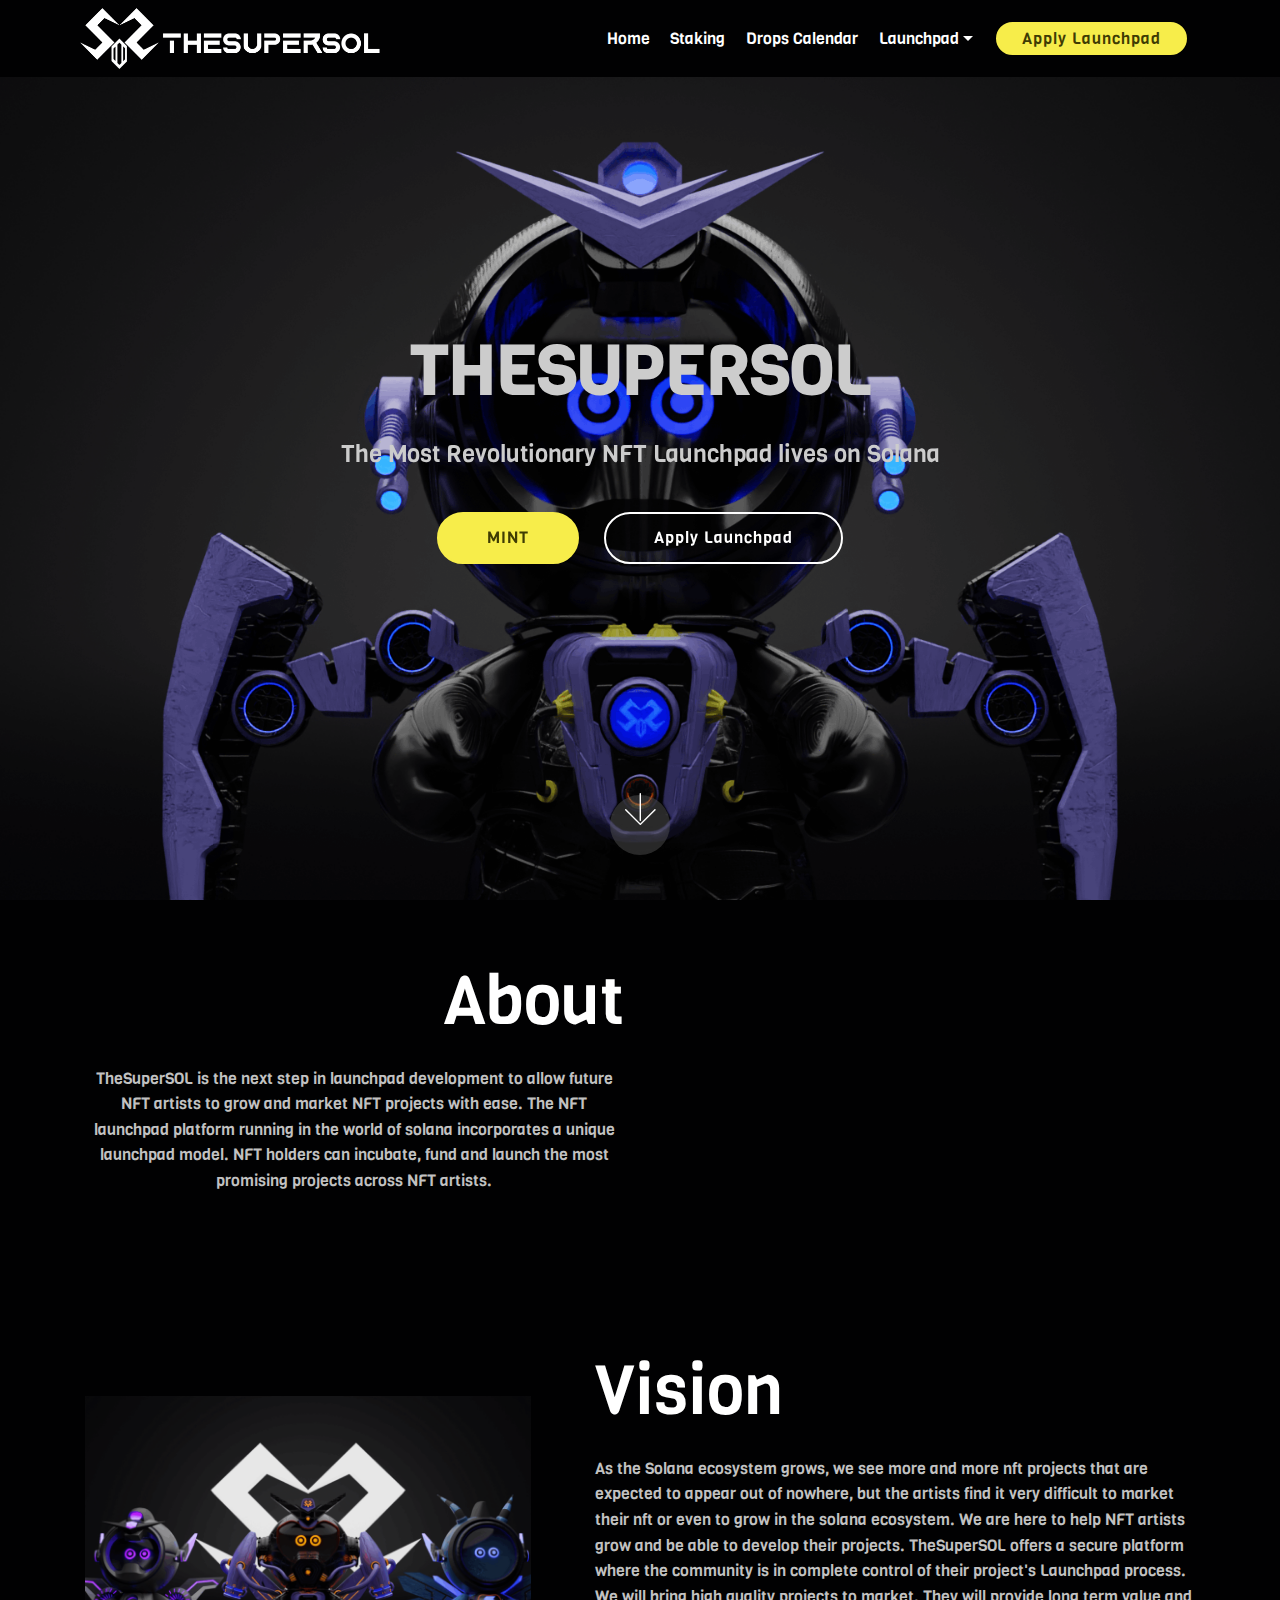
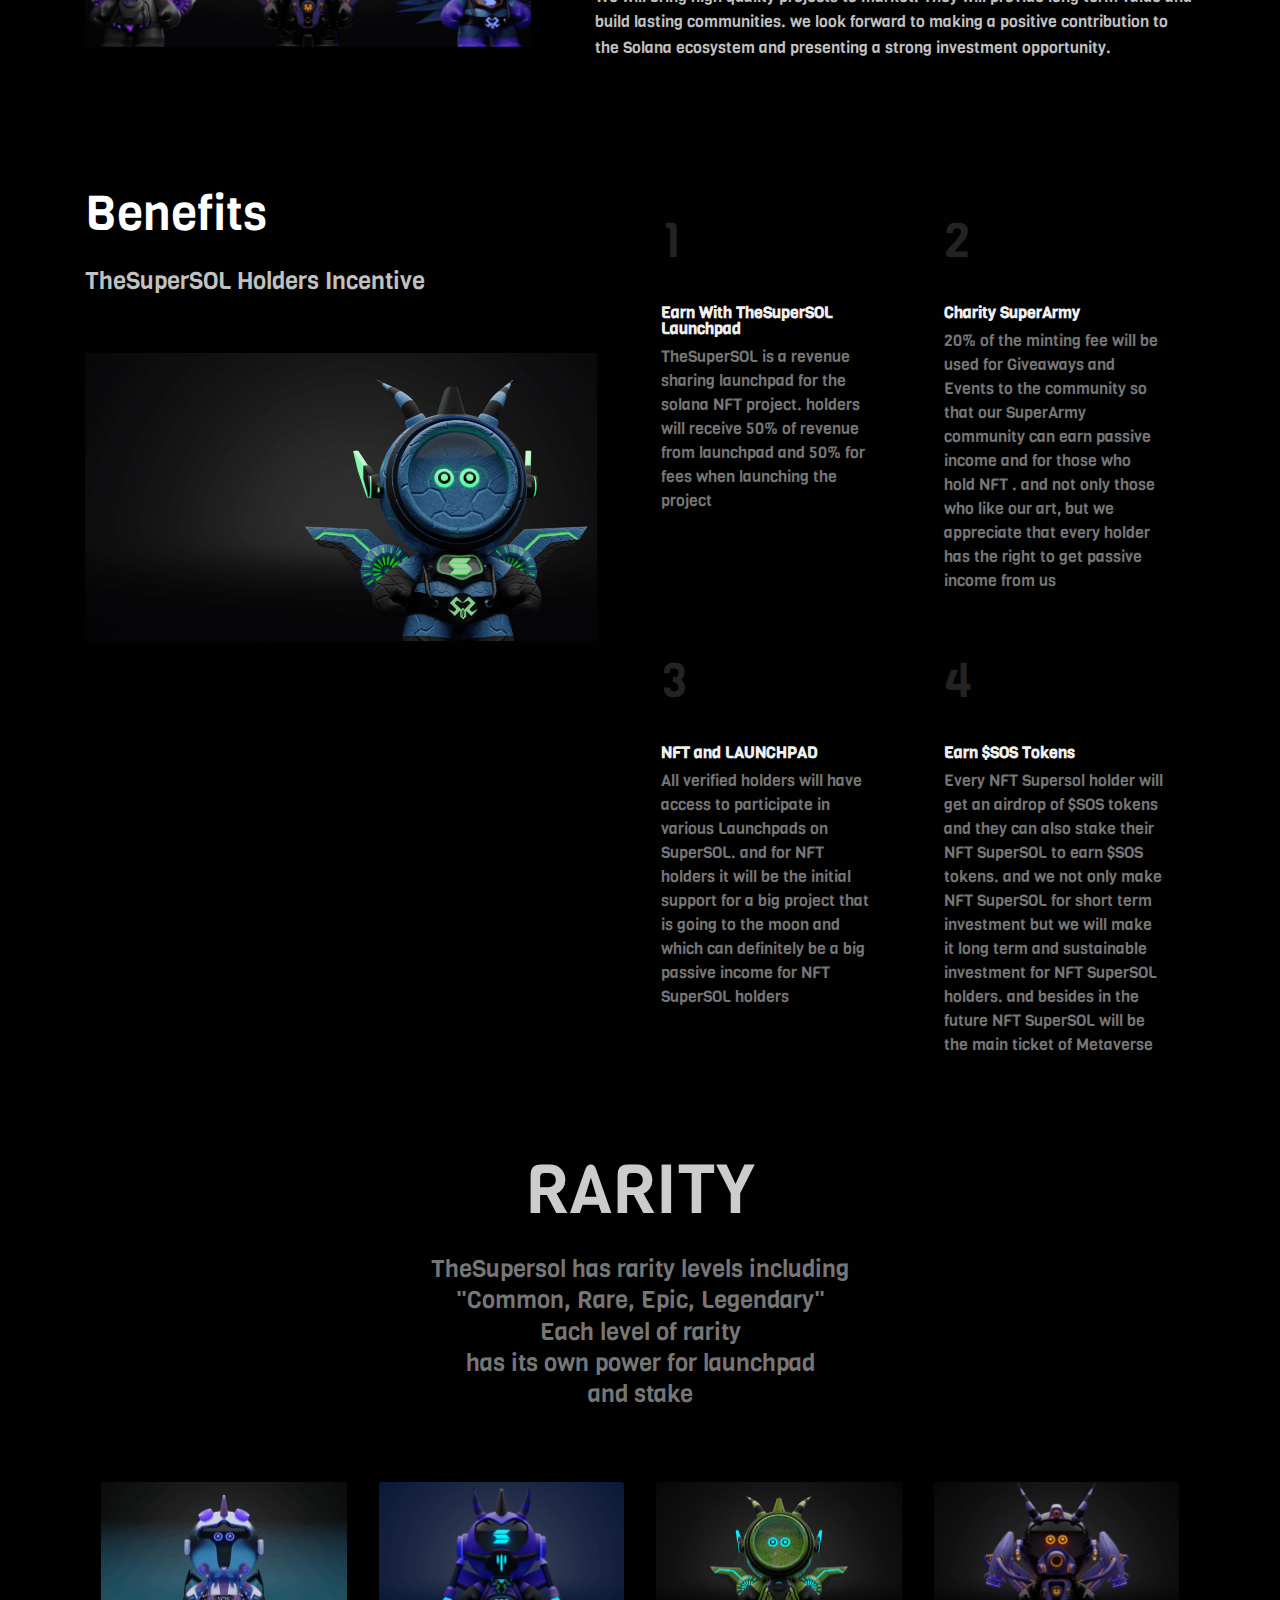
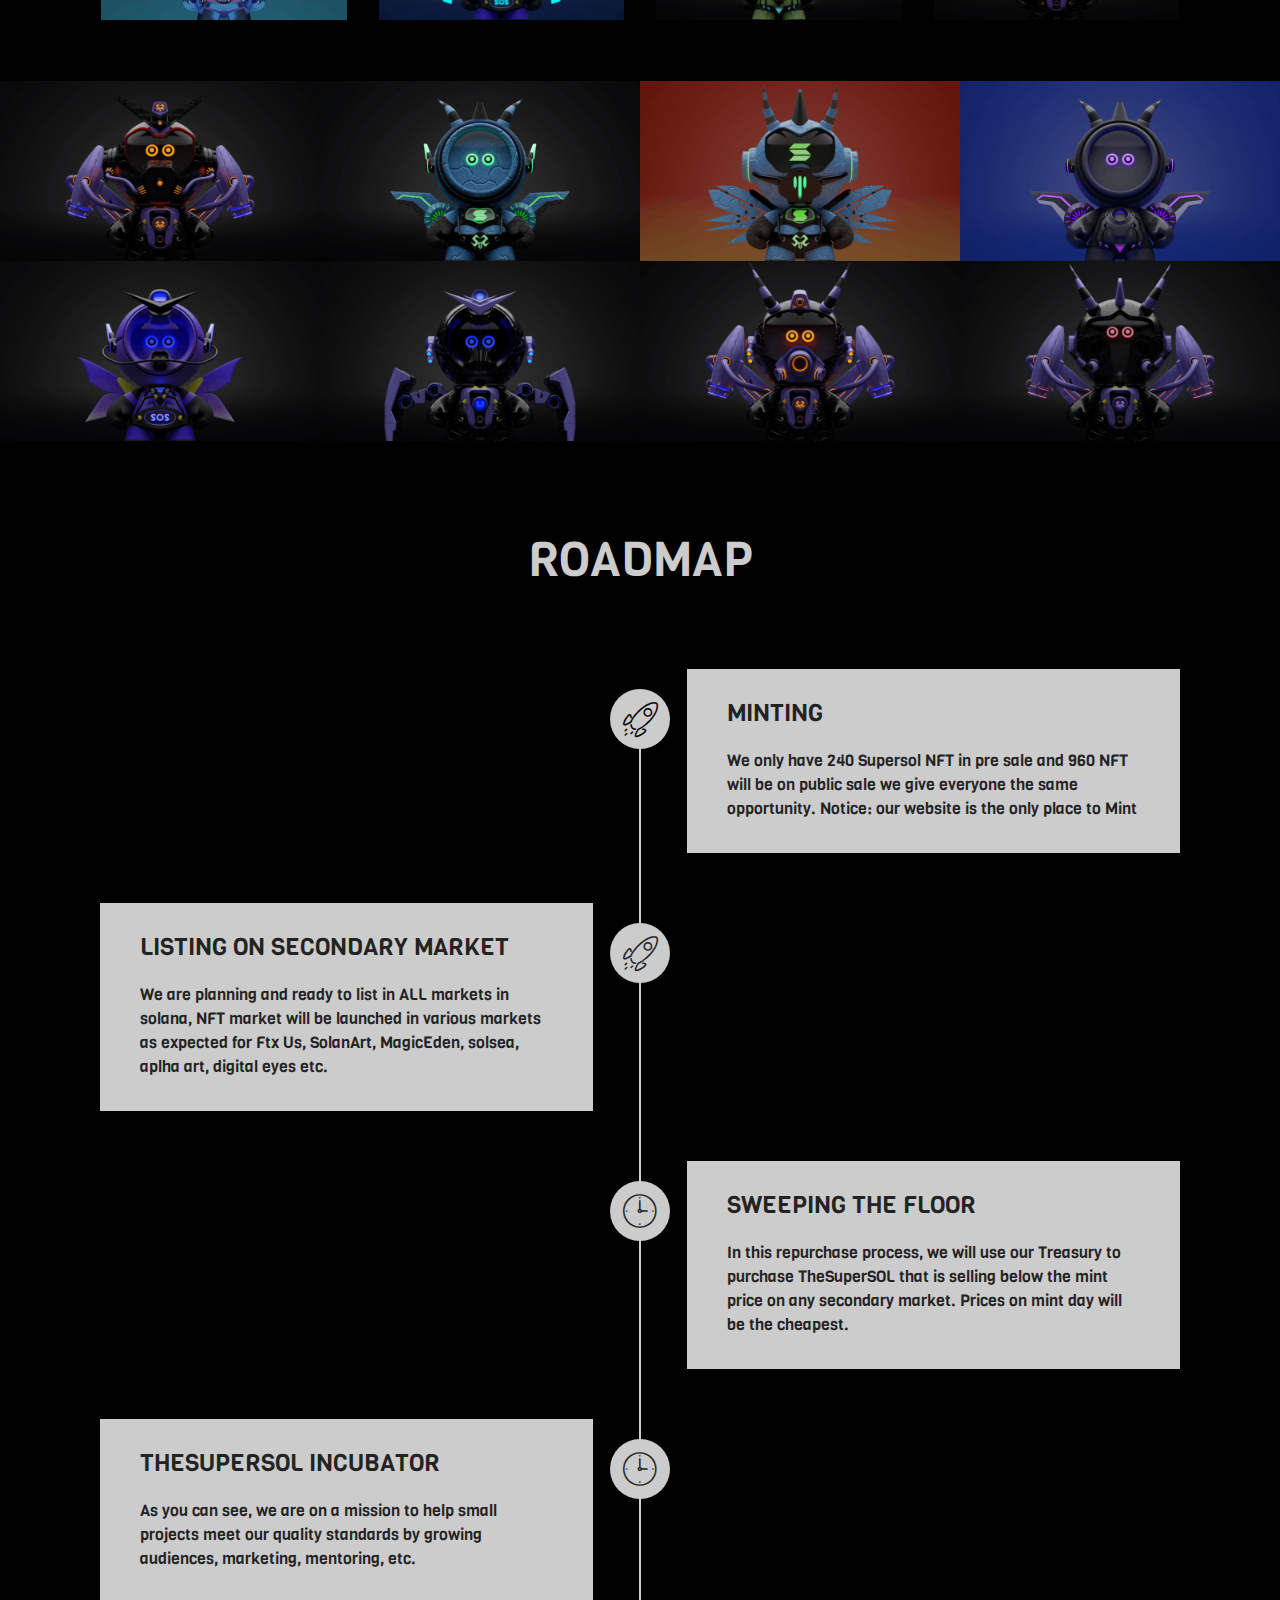
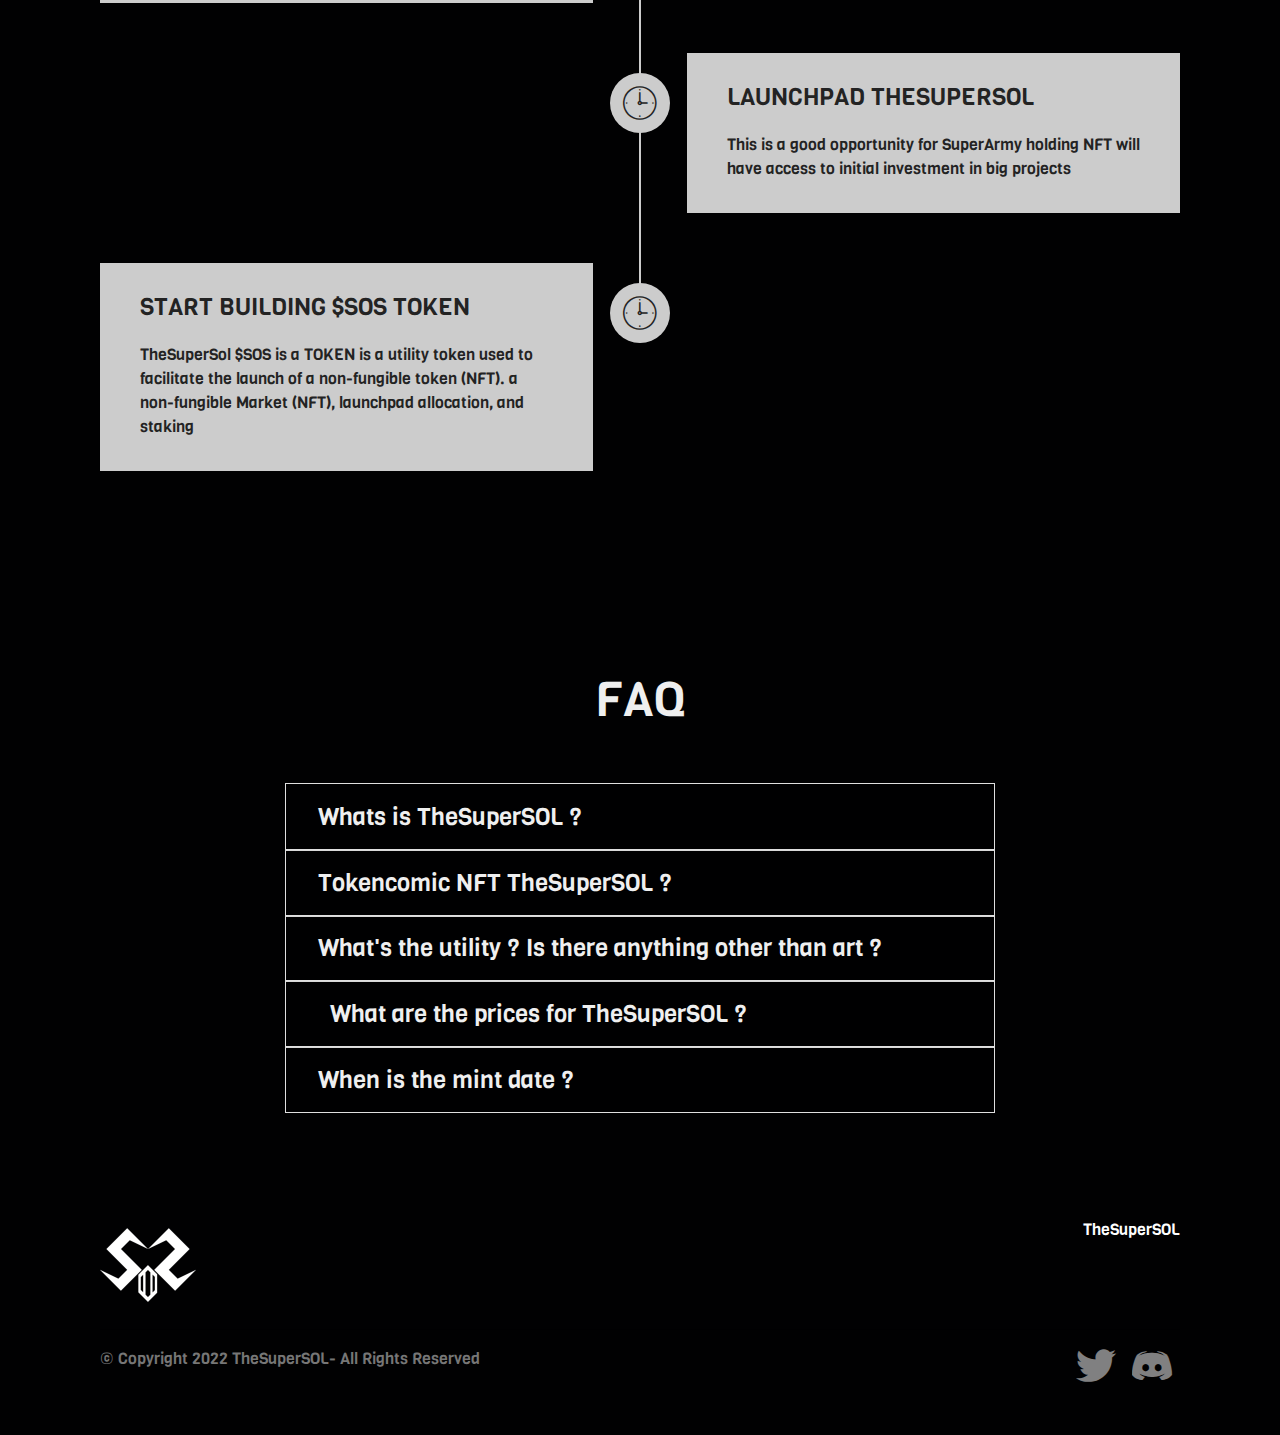
<file: index.html>
<!DOCTYPE html>
<html  >
<head>
  <!-- Site made with Mobirise Website Builder v4.12.4, https://mobirise.com -->
  <meta charset="UTF-8">
  <meta http-equiv="X-UA-Compatible" content="IE=edge">
  <meta name="generator" content="Mobirise v4.12.4, mobirise.com">
  <meta name="viewport" content="width=device-width, initial-scale=1, minimum-scale=1">
  <link rel="shortcut icon" href="assets/images/favicon.ico" type="image/x-icon">
  <meta name="description" content="">
  
  
  <title>Home</title>
  <link rel="stylesheet" href="assets/web/assets/mobirise-icons-bold/mobirise-icons-bold.css">
  <link rel="stylesheet" href="assets/web/assets/mobirise-icons/mobirise-icons.css">
  <link rel="stylesheet" href="assets/bootstrap/css/bootstrap.min.css">
  <link rel="stylesheet" href="assets/bootstrap/css/bootstrap-grid.min.css">
  <link rel="stylesheet" href="assets/bootstrap/css/bootstrap-reboot.min.css">
  <link rel="stylesheet" href="assets/dropdown/css/style.css">
  <link rel="stylesheet" href="assets/tether/tether.min.css">
  <link rel="stylesheet" href="assets/socicon/css/styles.css">
  <link rel="stylesheet" href="assets/theme/css/style.css">
  <link rel="stylesheet" href="assets/gallery/style.css">
  <link rel="preload" as="style" href="assets/mobirise/css/mbr-additional.css"><link rel="stylesheet" href="assets/mobirise/css/mbr-additional.css" type="text/css">
  
  
  
</head>
<body>
  <section class="menu cid-qTkzRZLJNu" once="menu" id="menu1-0">

    

    <nav class="navbar navbar-expand beta-menu navbar-dropdown align-items-center navbar-fixed-top navbar-toggleable-sm">
        <button class="navbar-toggler navbar-toggler-right" type="button" data-toggle="collapse" data-target="#navbarSupportedContent" aria-controls="navbarSupportedContent" aria-expanded="false" aria-label="Toggle navigation">
            <div class="hamburger">
                <span></span>
                <span></span>
                <span></span>
                <span></span>
            </div>
        </button>
        <div class="menu-logo">
            <div class="navbar-brand">
                <span class="navbar-logo">
                    <a href="Staking.html">
                         <img src="assets/images/logo-website-1-594x120.png" alt="TheSuperSOL" title="" style="height: 3.8rem;">
                    </a>
                </span>
                
            </div>
        </div>
        <div class="collapse navbar-collapse" id="navbarSupportedContent">
            <ul class="navbar-nav nav-dropdown" data-app-modern-menu="true"><li class="nav-item">
                    <a class="nav-link link text-white text-primary display-4" href="index.html">Home</a>
                </li>
                <li class="nav-item">
                    <a class="nav-link link text-white display-4" href="Staking.html">
                        Staking</a>
                </li><li class="nav-item"><a class="nav-link link text-white display-4" href="Dropcalendar.html">Drops Calendar</a></li><li class="nav-item dropdown"><a class="nav-link link text-white dropdown-toggle display-4" href="https://mobirise.com" data-toggle="dropdown-submenu" aria-expanded="false">
                        Launchpad</a><div class="dropdown-menu"><a class="text-white dropdown-item display-4" href="Launchpad-info.html">Launchpad Info</a><a class="text-white dropdown-item display-4" href="Upcoming.html">Upcoming</a><a class="text-white dropdown-item display-4" href="Pass.html">Pass</a></div></li></ul>
            <div class="navbar-buttons mbr-section-btn"><a class="btn btn-sm btn-secondary display-4" href="index.html">
                    Apply Launchpad</a></div>
        </div>
    </nav>
</section>

<section class="engine"><a href="https://mobirise.info/q">responsive web templates</a></section><section class="cid-qTkA127IK8 mbr-fullscreen mbr-parallax-background" id="header2-1">

    

    

    <div class="container align-center">
        <div class="row justify-content-md-center">
            <div class="mbr-white col-md-10">
                <h1 class="mbr-section-title mbr-bold pb-3 mbr-fonts-style display-1">
                    THESUPERSOL</h1>
                
                <p class="mbr-text pb-3 mbr-fonts-style display-5">The Most Revolutionary NFT Launchpad lives on Solana</p>
                <div class="mbr-section-btn"><a class="btn btn-md btn-secondary display-4" href="https://thesupersol.vercel.app/" target="_blank">MINT</a>
                    <a class="btn btn-md btn-white-outline display-4" href="index.html">Apply Launchpad</a></div>
            </div>
        </div>
    </div>
    <div class="mbr-arrow hidden-sm-down" aria-hidden="true">
        <a href="#next">
            <i class="mbri-down mbr-iconfont"></i>
        </a>
    </div>
</section>

<section class="header7 cid-t7I9mHIXzm" id="header7-3">

    

    

    <div class="container">
        <div class="media-container-row">

            <div class="media-content align-right">
                <h1 class="mbr-section-title mbr-white pb-3 mbr-fonts-style display-1">About</h1>
                <div class="mbr-section-text mbr-white pb-3">
                    <p class="mbr-text mbr-fonts-style display-7">TheSuperSOL is the next step in launchpad development to allow future NFT artists to grow and market NFT projects with ease. The NFT launchpad platform running in the world of solana incorporates a unique launchpad model. NFT holders can incubate, fund and launch the most promising projects across NFT artists.</p><p></p><p></p>
                </div>
                
            </div>

            <div class="mbr-figure" style="width: 100%;"><iframe class="mbr-embedded-video" src="https://www.youtube.com/embed/KE_2iUKYOYE?rel=0&amp;amp;showinfo=0&amp;autoplay=0&amp;loop=0" width="1280" height="720" frameborder="0" allowfullscreen></iframe></div>

        </div>
    </div>
</section>

<section class="header3 cid-t7IeViAWMA" id="header3-5">

    

    

    <div class="container">
        <div class="media-container-row">
            <div class="mbr-figure" style="width: 80%;">
                <img src="assets/images/poster1-1-50-924x520.png" alt="Mobirise" title="">
            </div>

            <div class="media-content">
                <h1 class="mbr-section-title mbr-white pb-3 mbr-fonts-style display-1">
                    Vision</h1>
                
                <div class="mbr-section-text mbr-white pb-3 ">
                    <p class="mbr-text mbr-fonts-style display-7">
                        As the Solana ecosystem grows, we see more and more nft projects that are expected to appear out of nowhere, but the artists find it very difficult to market their nft or even to grow in the solana ecosystem. We are here to help NFT artists grow and be able to develop their projects. TheSuperSOL offers a secure platform where the community is in complete control of their project's Launchpad process. We will bring high quality projects to market. They will provide long term value and build lasting communities. we look forward to making a positive contribution to the Solana ecosystem and presenting a strong investment opportunity.
                    </p>
                </div>
                
            </div>
        </div>
    </div>

</section>

<section class="counters2 counters cid-t7IfYMqFAQ" id="counters2-7">

    

    

    <div class="container pt-4 mt-2">
        <div class="media-container-row">
            <div class="media-block" style="width: 49%;">
                <h2 class="mbr-section-title pb-3 align-left mbr-fonts-style display-2">
                    Benefits
                </h2>
                <h3 class="mbr-section-subtitle pb-5 align-left mbr-fonts-style display-5">TheSuperSOL Holders Incentive</h3>
                <div class="mbr-figure">
                    <img src="assets/images/banner6-50-960x540.png" alt="" title="">
                </div>
            </div>
            <div class="cards-block">
                <div class="cards-container">
                    <div class="card px-3 align-left col-12 col-md-6">
                        <div class="panel-item p-3">
                            <div class="card-img pb-3">
                                
                                <h3 class="count py-3 mbr-fonts-style display-2">1</h3>
                            </div>
                            <div class="card-text">
                                <h4 class="mbr-content-title mbr-bold mbr-fonts-style display-7">Earn With TheSuperSOL Launchpad</h4>
                                <p class="mbr-content-text mbr-fonts-style display-7">
                                    TheSuperSOL is a revenue sharing launchpad for the solana NFT project. holders will receive 50% of revenue from launchpad and 50% for fees when launching the project
                                </p>
                            </div>
                        </div>
                    </div>
                    <div class="card px-3 align-left col-12 col-md-6">
                        <div class="panel-item p-3">
                            <div class="card-img pb-3">
                                
                                <h3 class="count py-3 mbr-fonts-style display-2">2</h3>
                            </div>
                            <div class="card-text">
                                <h4 class="mbr-content-title mbr-bold mbr-fonts-style display-7">Charity SuperArmy</h4>
                                <p class="mbr-content-text mbr-fonts-style display-7">
                                    20% of the minting fee will be used for Giveaways and Events to the community so that our SuperArmy community can earn passive income and for those who hold NFT . and not only those who like our art, but we appreciate that every holder has the right to get passive income from us
                                </p>
                            </div>
                        </div>
                    </div>
                    <div class="card px-3 align-left col-12 col-md-6">
                        <div class="panel-item p-3">
                            <div class="card-img pb-3">
                                
                                <h3 class="count py-3 mbr-fonts-style display-2">3</h3>
                            </div>
                            <div class="card-text">
                                <h4 class="mbr-content-title mbr-bold mbr-fonts-style display-7">NFT and LAUNCHPAD</h4>
                                <p class="mbr-content-text mbr-fonts-style display-7">
                                        All verified holders will have access to participate in various Launchpads on SuperSOL. and for NFT holders it will be the initial support for a big project that is going to the moon and which can definitely be a big passive income for NFT SuperSOL holders 
                                </p>
                            </div>
                        </div>
                    </div>
                    <div class="card px-3 align-left col-12 col-md-6">
                        <div class="panel-item p-3">
                            <div class="card-img pb-3">
                                
                                <h3 class="count py-3 mbr-fonts-style display-2">4</h3>
                            </div>
                            <div class="card-texts">
                                <h4 class="mbr-content-title mbr-bold mbr-fonts-style display-7">Earn $SOS Tokens</h4>
                                <p class="mbr-content-text mbr-fonts-style display-7">Every NFT Supersol holder will get an airdrop of $SOS tokens and they can also stake their NFT SuperSOL to earn $SOS tokens. and we not only make NFT SuperSOL for short term investment but we will make it long term and sustainable investment for NFT SuperSOL holders. and besides in the future NFT SuperSOL will be the main ticket of Metaverse</p>
                            </div>
                        </div>
                    </div>
                </div>
            </div>
        </div>
    </div>
</section>

<section class="features18 popup-btn-cards cid-t7IlPxh7Cd" id="features18-8">

    

    
    <div class="container">
        <h2 class="mbr-section-title pb-3 align-center mbr-fonts-style display-1">RARITY</h2>
        <h3 class="mbr-section-subtitle display-5 align-center mbr-fonts-style mbr-light">TheSupersol has rarity levels including
<div>"Common, Rare, Epic, Legendary"</div><div>Each level of rarity
</div><div>has its own power for launchpad
</div><div>and stake</div></h3>
        <div class="media-container-row pt-5 ">
            <div class="card p-3 col-12 col-md-6 col-lg-3">
                <div class="card-wrapper ">
                    <div class="card-img">
                        <div class="mbr-overlay"></div>
                        <div class="mbr-section-btn text-center"><a href="index.html" class="btn btn-black display-4">COMMON<br>50%<br></a></div>
                        <img src="assets/images/14-50-492x277.png" alt="Mobirise" title="">
                    </div>
                    
                </div>
            </div>
            <div class="card p-3 col-12 col-md-6 col-lg-3">
                <div class="card-wrapper">
                    <div class="card-img">
                        <div class="mbr-overlay"></div>
                        <div class="mbr-section-btn text-center"><a href="index.html" class="btn btn-black display-4">RARE<br>30%<br></a></div>
                        <img src="assets/images/12-50-492x277.png" alt="Mobirise" title="">
                    </div>
                    
                </div>
            </div>

            <div class="card p-3 col-12 col-md-6 col-lg-3">
                <div class="card-wrapper">
                    <div class="card-img">
                        <div class="mbr-overlay"></div>
                        <div class="mbr-section-btn text-center"><a href="index.html" class="btn btn-black display-4">EPIC<br>15%<br></a></div>
                        <img src="assets/images/5-50-492x277.png" alt="Mobirise" title="">
                    </div>
                    
                </div>
            </div>

            <div class="card p-3 col-12 col-md-6 col-lg-3">
                <div class="card-wrapper">
                    <div class="card-img">
                        <div class="mbr-overlay"></div>
                        <div class="mbr-section-btn text-center"><a href="index.html" class="btn btn-black display-4">LEGENDARY<br>5%<br></a></div>
                        <img src="assets/images/7-50-492x277.png" alt="Mobirise" title="">
                    </div>
                    
                </div>
            </div>
        </div>
    </div>
</section>

<section class="mbr-gallery mbr-slider-carousel cid-t7Iol1F2Hq" id="gallery3-9">

    

    <div>
        <div><!-- Filter --><!-- Gallery --><div class="mbr-gallery-row"><div class="mbr-gallery-layout-default"><div><div><div class="mbr-gallery-item mbr-gallery-item--p0" data-video-url="false" data-tags="Awesome"><div href="#lb-gallery3-9" data-slide-to="0" data-toggle="modal"><img src="assets/images/1-50-960x540-800x450.png" alt="" title=""><span class="icon-focus"></span></div></div><div class="mbr-gallery-item mbr-gallery-item--p0" data-video-url="false" data-tags="Responsive"><div href="#lb-gallery3-9" data-slide-to="1" data-toggle="modal"><img src="assets/images/3-50-960x540-800x450.png" alt="" title=""><span class="icon-focus"></span></div></div><div class="mbr-gallery-item mbr-gallery-item--p0" data-video-url="false" data-tags="Creative"><div href="#lb-gallery3-9" data-slide-to="2" data-toggle="modal"><img src="assets/images/13-50-960x540-800x450.png" alt="" title=""><span class="icon-focus"></span></div></div><div class="mbr-gallery-item mbr-gallery-item--p0" data-video-url="false" data-tags="Animated"><div href="#lb-gallery3-9" data-slide-to="3" data-toggle="modal"><img src="assets/images/11-50-960x540-800x450.png" alt="" title=""><span class="icon-focus"></span></div></div><div class="mbr-gallery-item mbr-gallery-item--p0" data-video-url="false" data-tags="Awesome"><div href="#lb-gallery3-9" data-slide-to="4" data-toggle="modal"><img src="assets/images/4-50-960x540-800x450.png" alt="" title=""><span class="icon-focus"></span></div></div><div class="mbr-gallery-item mbr-gallery-item--p0" data-video-url="false" data-tags="Awesome"><div href="#lb-gallery3-9" data-slide-to="5" data-toggle="modal"><img src="assets/images/2-50-960x540-800x450.png" alt="" title=""><span class="icon-focus"></span></div></div><div class="mbr-gallery-item mbr-gallery-item--p0" data-video-url="false" data-tags="Responsive"><div href="#lb-gallery3-9" data-slide-to="6" data-toggle="modal"><img src="assets/images/7-50-960x540-800x450.png" alt="" title=""><span class="icon-focus"></span></div></div><div class="mbr-gallery-item mbr-gallery-item--p0" data-video-url="false" data-tags="Animated"><div href="#lb-gallery3-9" data-slide-to="7" data-toggle="modal"><img src="assets/images/8-50-960x540-800x450.png" alt="" title=""><span class="icon-focus"></span></div></div></div></div><div class="clearfix"></div></div></div><!-- Lightbox --><div data-app-prevent-settings="" class="mbr-slider modal fade carousel slide" tabindex="-1" data-keyboard="true" data-interval="false" id="lb-gallery3-9"><div class="modal-dialog"><div class="modal-content"><div class="modal-body"><div class="carousel-inner"><div class="carousel-item active"><img src="assets/images/1-50-960x540.png" alt="" title=""></div><div class="carousel-item"><img src="assets/images/3-50-960x540.png" alt="" title=""></div><div class="carousel-item"><img src="assets/images/13-50-960x540.png" alt="" title=""></div><div class="carousel-item"><img src="assets/images/11-50-960x540.png" alt="" title=""></div><div class="carousel-item"><img src="assets/images/4-50-960x540.png" alt="" title=""></div><div class="carousel-item"><img src="assets/images/2-50-960x540.png" alt="" title=""></div><div class="carousel-item"><img src="assets/images/7-50-960x540.png" alt="" title=""></div><div class="carousel-item"><img src="assets/images/8-50-960x540.png" alt="" title=""></div></div><a class="carousel-control carousel-control-prev" role="button" data-slide="prev" href="#lb-gallery3-9"><span class="mbri-left mbr-iconfont" aria-hidden="true"></span><span class="sr-only">Previous</span></a><a class="carousel-control carousel-control-next" role="button" data-slide="next" href="#lb-gallery3-9"><span class="mbri-right mbr-iconfont" aria-hidden="true"></span><span class="sr-only">Next</span></a><a class="close" href="#" role="button" data-dismiss="modal"><span class="sr-only">Close</span></a></div></div></div></div></div>
    </div>

</section>

<section class="timeline2 cid-t7IqpmzVUO" id="timeline2-b">

    

    

    <div class="container align-center">
        <h2 class="mbr-section-title pb-3 mbr-fonts-style display-2">ROADMAP</h2>
        <h3 class="mbr-section-subtitle pb-5 mbr-fonts-style display-5"></h3>

        <div class="container timelines-container" mbri-timelines="">
            <!--1-->
            <div class="row timeline-element reverse separline">
                <span class="iconsBackground">
                    <span class="mbr-iconfont mbri-rocket" style="color: rgb(1, 1, 2); fill: rgb(1, 1, 2);"></span>
                </span>          
                <div class="col-xs-12 col-md-6 align-left">
                    <div class="timeline-text-content">
                        <h4 class="mbr-timeline-title pb-3 mbr-fonts-style display-5">
                            MINTING
                        </h4>
                        <p class="mbr-timeline-text mbr-fonts-style display-7">
                            We only have 240 Supersol NFT in pre sale and 960 NFT will be on public sale we give everyone the same opportunity. Notice: our website is the only place to Mint
                        </p>
                     </div>
                </div>
            </div>
            <!--2-->
            <div class="row timeline-element  separline">
                <span class="iconsBackground">
                    <span class="mbr-iconfont mbri-rocket"></span>
                </span>
                <div class="col-xs-12 col-md-6 align-left ">
                    <div class="timeline-text-content">
                        <h4 class="mbr-timeline-title pb-3 mbr-fonts-style display-5">
                            
                        <div><span style="color: inherit; font-size: 1.5rem;">LISTING ON SECONDARY MARKET</span><br></div></h4>
                        <p class="mbr-timeline-text mbr-fonts-style display-7">
                            We are planning and ready to list in ALL markets in solana, NFT market will be launched in various markets as expected for Ftx Us, SolanArt, MagicEden, solsea, aplha art, digital eyes etc.
                        </p>
                    </div>
                </div>
            </div>
            <!--3-->
            <div class="row timeline-element reverse separline">
                <span class="iconsBackground">
                    <span class="mbr-iconfont mbri-clock"></span>
                </span>
                <div class="col-xs-12 col-md-6 align-left">
                    <div class="timeline-text-content">
                        <h4 class="mbr-timeline-title pb-3 mbr-fonts-style display-5">SWEEPING THE FLOOR</h4>      
                        <p class="mbr-timeline-text mbr-fonts-style display-7">
                            In this repurchase process, we will use our Treasury to purchase TheSuperSOL that is selling below the mint price on any secondary market. Prices on mint day will be the cheapest.
                        </p>
                    </div>
                </div>
            </div>
            <!--4-->
            <div class="row timeline-element  separline">
                <span class="iconsBackground">
                    <span class="mbr-iconfont mbri-clock"></span>
                </span>
                <div class="col-xs-12 col-md-6 align-left ">
                    <div class="timeline-text-content">
                        <h4 class="mbr-timeline-title pb-3 mbr-fonts-style display-5">THESUPERSOL INCUBATOR</h4>
                        <p class="mbr-timeline-text mbr-fonts-style display-7">
                            As you can see, we are on a mission to help small projects meet our quality standards by growing audiences, marketing, mentoring, etc.
                        </p>
                    </div>
                </div>
            </div>
            <!--5-->
            <div class="row timeline-element reverse separline">
                <span class="iconsBackground">
                    <span class="mbr-iconfont mbri-clock"></span>
                </span>
                <div class="col-xs-12 col-md-6 align-left">
                    <div class="timeline-text-content">
                        <h4 class="mbr-timeline-title pb-3 mbr-fonts-style display-5">LAUNCHPAD THESUPERSOL</h4>
                        <p class="mbr-timeline-text mbr-fonts-style display-7">
                            This is a good opportunity for SuperArmy holding NFT will have access to initial investment in big projects
                        </p>
                    </div>
                </div>
            </div>
            <!--6-->
            <div class="row timeline-element">
                <span class="iconsBackground">
                    <span class="mbr-iconfont mbri-clock"></span>
                </span>
                <div class="col-xs-12 col-md-6 align-left ">
                    <div class="timeline-text-content">
                        <h4 class="mbr-timeline-title pb-3 mbr-fonts-style display-5">START BUILDING $SOS TOKEN</h4>
                        <p class="mbr-timeline-text mbr-fonts-style display-7">
                            TheSuperSol $SOS is a TOKEN is a utility token used to facilitate the launch of a non-fungible token (NFT). a non-fungible Market (NFT), launchpad allocation, and staking
                        </p>
                    </div>
                </div>
            </div>
            <!--7-->
            
            <!--8-->
            
            <!--9-->
            
            <!--10-->
            
            <!--11-->
            
            <!--12-->
            
        </div>
    </div>
</section>

<section class="toggle1 cid-t7ItgbojdN" id="toggle1-c">

    

    
        <div class="container">
            <div class="media-container-row">
                <div class="col-12 col-md-8">
                    <div class="section-head text-center space30">
                       <h2 class="mbr-section-title pb-5 mbr-fonts-style display-2">FAQ
                        </h2>
                    </div>
                    <div class="clearfix"></div>
                    <div id="bootstrap-toggle" class="toggle-panel accordionStyles tab-content">
                        <div class="card">
                            <div class="card-header" role="tab" id="headingOne">
                                <a role="button" class="collapsed panel-title text-black" data-toggle="collapse" data-core="" href="#collapse1_8" aria-expanded="false" aria-controls="collapse1">
                                    <h4 class="mbr-fonts-style display-5">Whats is TheSuperSOL ?</h4>
                                </a>
                            </div>
                            <div id="collapse1_8" class="panel-collapse noScroll collapse" role="tabpanel" aria-labelledby="headingOne">
                                <div class="panel-body p-4">
                                    <p class="mbr-fonts-style panel-text display-7">TheSuperSOL OF 1200 ULTRA REALISTIC. Great art is only the beginning.
<br>Ultra-realistic 3D details, Utilities ,Staking,Incubator,NFT Launchpad,</p>
                                </div>
                            </div>
                        </div>
                        <div class="card">
                            <div class="card-header" role="tab" id="headingTwo">
                                <a role="button" class="collapsed panel-title text-black" data-toggle="collapse" data-core="" href="#collapse2_8" aria-expanded="false" aria-controls="collapse2">
                                    <h4 class="mbr-fonts-style display-5">Tokencomic NFT TheSuperSOL ?
</h4>
                                </a>

                            </div>
                            <div id="collapse2_8" class="panel-collapse noScroll collapse" role="tabpanel" aria-labelledby="headingTwo">
                                <div class="panel-body p-4">
                                    <p class="mbr-fonts-style panel-text display-7">NFT TheSuperSOL Auction
<br>-60% will be allocated directly to our Treasury
<br>-20% will be used for Giveaways and Events to the SuperArmy community
<br>-20% will be received by Team<br></p>
                                </div>
                            </div>
                        </div>
                        <div class="card">
                            <div class="card-header" role="tab" id="headingThree">
                                <a role="button" class="collapsed panel-title text-black" data-toggle="collapse" data-core="" href="#collapse3_8" aria-expanded="false" aria-controls="collapse3">
                                    <h4 class="mbr-fonts-style display-5">What's the utility ? Is there anything other than art ?</h4>
                                </a>
                            </div>
                            <div id="collapse3_8" class="panel-collapse noScroll collapse" role="tabpanel" aria-labelledby="headingThree">
                                <div class="panel-body p-4">
                                    <p class="mbr-fonts-style panel-text display-7">YES! Very. Please see our full Roadmap. Here are some highlights:
<br>$SOS tokens, earn and stake.
<br>Every TheSuperSOL holder will be entitled to participate in various kinds of Launchpad
<br>TheSuperSOL Incubator, helping smaller projects to get started in exchange for benefits for our SuperArmy members.</p>
                                </div>
                            </div>
                        </div>
                        <div class="card">
                            <div class="card-header" role="tab" id="headingThree">
                                <a role="button" class="collapsed panel-title text-black" data-toggle="collapse" data-core="" href="#collapse4_8" aria-expanded="false" aria-controls="collapse4">
                                    <h4 class="mbr-fonts-style display-5">&nbsp;
What are the prices for TheSuperSOL ?</h4>
                                </a>
                            </div>
                            <div id="collapse4_8" class="panel-collapse noScroll collapse" role="tabpanel" aria-labelledby="headingThree">
                                <div class="panel-body p-4">
                                    <p class="mbr-fonts-style panel-text display-7">0.35 SOL (Pre Sale) dan 0.7 SOL (Public Sale)</p>
                                </div>
                            </div>
                        </div>
                        <div class="card">
                            <div class="card-header" role="tab" id="headingThree">
                                <a role="button" class="collapsed panel-title text-black" data-toggle="collapse" data-core="" href="#collapse5_8" aria-expanded="false" aria-controls="collapse5">
                                    <h4 class="mbr-fonts-style display-5">When is the mint date ?
</h4>
                                </a>
                            </div>
                            <div id="collapse5_8" class="panel-collapse noScroll collapse" role="tabpanel" aria-labelledby="headingThree">
                                <div class="panel-body p-4">
                                    <p class="mbr-fonts-style panel-text display-7">
                                       05/30/2022</p>
                                </div>
                            </div>
                        </div>
                        
                    </div>
                </div>
            </div>
        </div>
</section>

<section class="cid-t7IvMTu2Rw" id="footer5-d">

    

    

    <div class="container">
        <div class="media-container-row">
            <div class="col-md-3">
                <div class="media-wrap">
                    <a href="index.html">
                       <img src="assets/images/logo192-192x192.png" alt="TheSuperSOL" title="">
                    </a>
                </div>
            </div>
            <div class="col-md-9">
                <p class="mbr-text align-right links mbr-fonts-style display-7">TheSuperSOL</p>
            </div>
        </div>
        <div class="footer-lower">
            <div class="media-container-row">
                <div class="col-md-12">
                    <hr>
                </div>
            </div>
            <div class="media-container-row mbr-white">
                <div class="col-md-6 copyright">
                    <p class="mbr-text mbr-fonts-style display-7">
                        © Copyright 2022 TheSuperSOL- All Rights Reserved
                    </p>
                </div>
                <div class="col-md-6">
                    <div class="social-list align-right">
                        <div class="soc-item">
                            <a href="https://twitter.com/The_SuperSol" target="_blank">
                                <span class="mbr-iconfont mbr-iconfont-social socicon-twitter socicon" style="color: rgb(255, 255, 255); fill: rgb(255, 255, 255); font-size: 40px;"></span>
                            </a>
                        </div>
                        <div class="soc-item">
                            <a href="https://discord.gg/4xCJHDDrbs" target="_blank">
                                <span class="mbr-iconfont mbr-iconfont-social socicon-discord socicon" style="font-size: 40px; color: rgb(255, 255, 255); fill: rgb(255, 255, 255);"></span>
                            </a>
                        </div>
                        
                        
                        
                        
                    </div>
                </div>
            </div>
        </div>
    </div>
</section>


  <script src="assets/web/assets/jquery/jquery.min.js"></script>
  <script src="assets/popper/popper.min.js"></script>
  <script src="assets/bootstrap/js/bootstrap.min.js"></script>
  <script src="assets/smoothscroll/smooth-scroll.js"></script>
  <script src="assets/dropdown/js/nav-dropdown.js"></script>
  <script src="assets/dropdown/js/navbar-dropdown.js"></script>
  <script src="assets/touchswipe/jquery.touch-swipe.min.js"></script>
  <script src="assets/parallax/jarallax.min.js"></script>
  <script src="assets/viewportchecker/jquery.viewportchecker.js"></script>
  <script src="assets/tether/tether.min.js"></script>
  <script src="assets/masonry/masonry.pkgd.min.js"></script>
  <script src="assets/imagesloaded/imagesloaded.pkgd.min.js"></script>
  <script src="assets/bootstrapcarouselswipe/bootstrap-carousel-swipe.js"></script>
  <script src="assets/vimeoplayer/jquery.mb.vimeo_player.js"></script>
  <script src="assets/mbr-switch-arrow/mbr-switch-arrow.js"></script>
  <script src="assets/mbr-popup-btns/mbr-popup-btns.js"></script>
  <script src="assets/theme/js/script.js"></script>
  <script src="assets/slidervideo/script.js"></script>
  <script src="assets/gallery/player.min.js"></script>
  <script src="assets/gallery/script.js"></script>
  
  
</body>
</html>
</file>
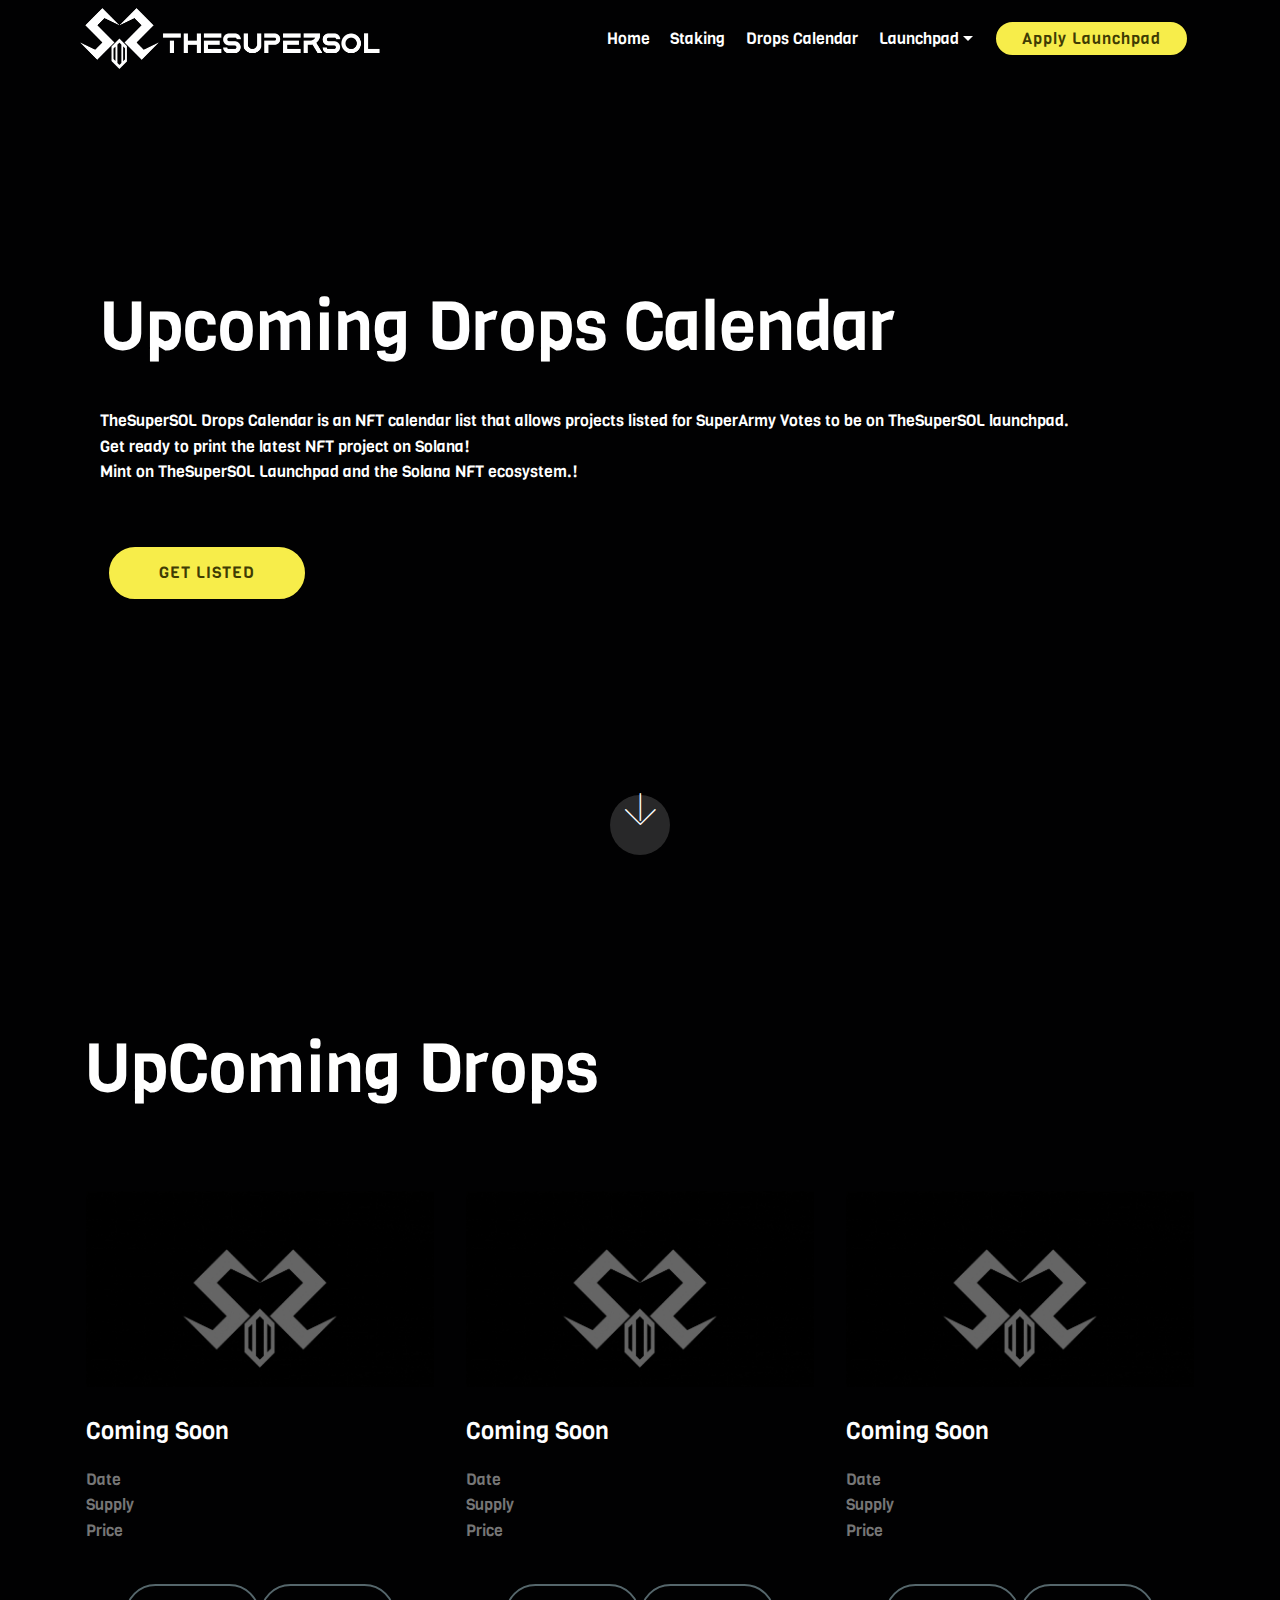
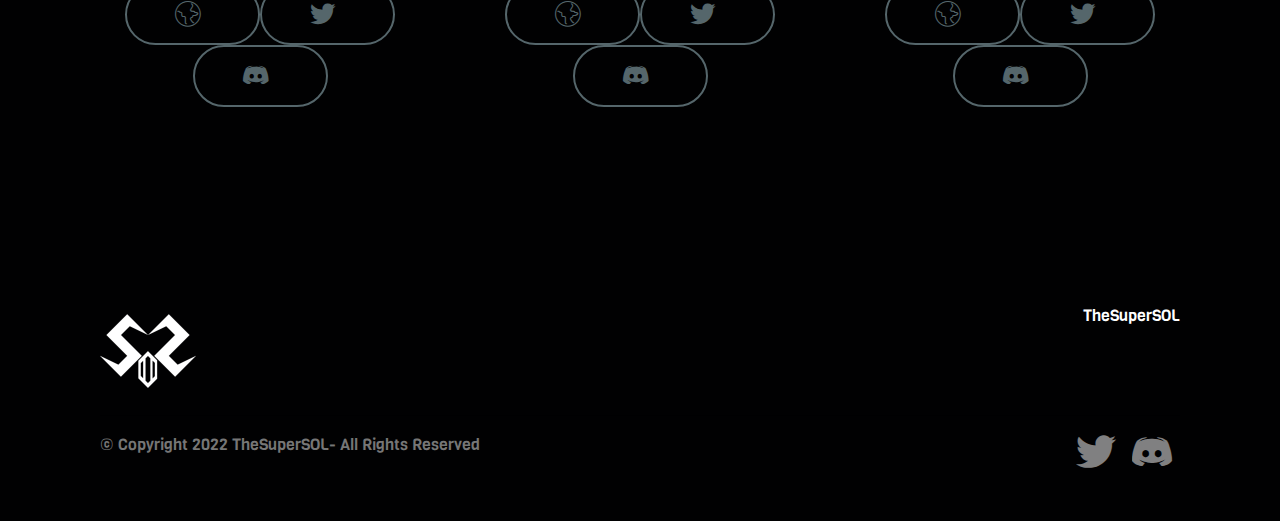
<file: Dropcalendar.html>
<!DOCTYPE html>
<html  >
<head>
  <!-- Site made with Mobirise Website Builder v4.12.4, https://mobirise.com -->
  <meta charset="UTF-8">
  <meta http-equiv="X-UA-Compatible" content="IE=edge">
  <meta name="generator" content="Mobirise v4.12.4, mobirise.com">
  <meta name="viewport" content="width=device-width, initial-scale=1, minimum-scale=1">
  <link rel="shortcut icon" href="assets/images/favicon.ico" type="image/x-icon">
  <meta name="description" content="Site Creator Description">
  
  
  <title>Dropcalendar</title>
  <link rel="stylesheet" href="assets/web/assets/mobirise-icons/mobirise-icons.css">
  <link rel="stylesheet" href="assets/bootstrap/css/bootstrap.min.css">
  <link rel="stylesheet" href="assets/bootstrap/css/bootstrap-grid.min.css">
  <link rel="stylesheet" href="assets/bootstrap/css/bootstrap-reboot.min.css">
  <link rel="stylesheet" href="assets/tether/tether.min.css">
  <link rel="stylesheet" href="assets/dropdown/css/style.css">
  <link rel="stylesheet" href="assets/socicon/css/styles.css">
  <link rel="stylesheet" href="assets/theme/css/style.css">
  <link rel="preload" as="style" href="assets/mobirise/css/mbr-additional.css"><link rel="stylesheet" href="assets/mobirise/css/mbr-additional.css" type="text/css">
  
  
  
</head>
<body>
  <section class="menu cid-qTkzRZLJNu" once="menu" id="menu1-14">

    

    <nav class="navbar navbar-expand beta-menu navbar-dropdown align-items-center navbar-fixed-top navbar-toggleable-sm">
        <button class="navbar-toggler navbar-toggler-right" type="button" data-toggle="collapse" data-target="#navbarSupportedContent" aria-controls="navbarSupportedContent" aria-expanded="false" aria-label="Toggle navigation">
            <div class="hamburger">
                <span></span>
                <span></span>
                <span></span>
                <span></span>
            </div>
        </button>
        <div class="menu-logo">
            <div class="navbar-brand">
                <span class="navbar-logo">
                    <a href="Staking.html">
                         <img src="assets/images/logo-website-1-594x120.png" alt="TheSuperSOL" title="" style="height: 3.8rem;">
                    </a>
                </span>
                
            </div>
        </div>
        <div class="collapse navbar-collapse" id="navbarSupportedContent">
            <ul class="navbar-nav nav-dropdown" data-app-modern-menu="true"><li class="nav-item">
                    <a class="nav-link link text-white text-primary display-4" href="index.html">Home</a>
                </li>
                <li class="nav-item">
                    <a class="nav-link link text-white display-4" href="Staking.html">
                        Staking</a>
                </li><li class="nav-item"><a class="nav-link link text-white display-4" href="Dropcalendar.html">Drops Calendar</a></li><li class="nav-item dropdown"><a class="nav-link link text-white dropdown-toggle display-4" href="https://mobirise.com" data-toggle="dropdown-submenu" aria-expanded="false">
                        Launchpad</a><div class="dropdown-menu"><a class="text-white dropdown-item display-4" href="Launchpad-info.html">Launchpad Info</a><a class="text-white dropdown-item display-4" href="Upcoming.html">Upcoming</a><a class="text-white dropdown-item display-4" href="Pass.html">Pass</a></div></li></ul>
            <div class="navbar-buttons mbr-section-btn"><a class="btn btn-sm btn-secondary display-4" href="Dropcalendar.html">
                    Apply Launchpad</a></div>
        </div>
    </nav>
</section>

<section class="engine"><a href="https://mobirise.info/z">best html templates</a></section><section class="header11 cid-t7UcNmeRNK mbr-fullscreen" id="header11-19">

    <!-- Block parameters controls (Blue "Gear" panel) -->
    
    <!-- End block parameters -->

    
    <div class="container align-left">
        <div class="media-container-column mbr-white col-md-12">
            
            <h1 class="mbr-section-title py-3 mbr-fonts-style display-1">Upcoming Drops Calendar</h1>
            <p class="mbr-text py-3 mbr-fonts-style display-7">TheSuperSOL Drops Calendar is an NFT calendar list that allows projects listed for SuperArmy Votes to be on TheSuperSOL launchpad. 
<br>Get ready to print the latest NFT project on Solana! 
<br>Mint on TheSuperSOL Launchpad and the Solana NFT ecosystem.!</p>
            <div class="mbr-section-btn py-4"><a class="btn btn-md btn-secondary display-4" href="https://www.thesupersol.net" target="_blank">GET LISTED</a></div>
        </div>
    </div>

    <div class="mbr-arrow hidden-sm-down" aria-hidden="true">
        <a href="#next">
            <i class="mbri-down mbr-iconfont"></i>
        </a>
    </div>
</section>

<section class="services1 cid-t7U8maD4GT" id="services1-15">
    <!---->
    
    <!---->
    <!--Overlay-->
    
    <!--Container-->
    <div class="container">
        <div class="row justify-content-center">
            <!--Titles-->
            <div class="title pb-5 col-12">
                <h2 class="align-left pb-3 mbr-fonts-style display-1">UpComing Drops<br></h2>
                
            </div>
            <!--Card-1-->
            <div class="card col-12 col-md-6 p-3 col-lg-4">
                <div class="card-wrapper">
                    <div class="card-img">
                        <img src="assets/images/presentasi-teknologi-5g-elemen-3d-biru-1.gif" alt="Mobirise" title="">
                    </div>
                    <div class="card-box">
                        <h4 class="card-title mbr-fonts-style display-5">
                            Coming Soon</h4>
                        <p class="mbr-text mbr-fonts-style display-7">Date<br>Supply<br>Price</p>
                        <!--Btn-->
                        <div class="mbr-section-btn align-center"><a href="Dropcalendar.html" class="btn btn-warning-outline display-7"><span class="mbri-globe mbr-iconfont mbr-iconfont-btn"></span></a> <a href="Dropcalendar.html" class="btn btn-warning-outline display-7"><span class="socicon socicon-twitter mbr-iconfont mbr-iconfont-btn"></span></a> <a href="Dropcalendar.html" class="btn btn-warning-outline display-7"><span class="socicon socicon-discord mbr-iconfont mbr-iconfont-btn"></span></a></div>
                    </div>
                </div>
            </div>
            <!--Card-2-->
            <div class="card col-12 col-md-6 p-3 col-lg-4">
                <div class="card-wrapper">
                    <div class="card-img">
                        <img src="assets/images/presentasi-teknologi-5g-elemen-3d-biru-1.gif" alt="Mobirise" title="">
                    </div>
                    <div class="card-box">
                        <h4 class="card-title mbr-fonts-style display-5">Coming Soon</h4>
                        <p class="mbr-text mbr-fonts-style display-7">Date
<br>Supply
<br>Price</p>
                        <!--Btn-->
                        <div class="mbr-section-btn align-center"><a href="Dropcalendar.html" class="btn btn-warning-outline display-7"><span class="mbri-globe mbr-iconfont mbr-iconfont-btn"></span></a> <a href="Dropcalendar.html" class="btn btn-warning-outline display-7"><span class="socicon socicon-twitter mbr-iconfont mbr-iconfont-btn"></span></a> <a href="Dropcalendar.html" class="btn btn-warning-outline display-7"><span class="socicon socicon-discord mbr-iconfont mbr-iconfont-btn"></span></a></div>
                    </div>
                </div>
            </div>
            <!--Card-3-->
            <div class="card col-12 col-md-6 p-3 col-lg-4 last-child">
                <div class="card-wrapper">
                    <div class="card-img">
                        <img src="assets/images/presentasi-teknologi-5g-elemen-3d-biru-1.gif" alt="Mobirise" title="">
                    </div>
                    <div class="card-box">
                        <h4 class="card-title mbr-fonts-style display-5">Coming Soon</h4>
                        <p class="mbr-text mbr-fonts-style display-7">Date
<br>Supply
<br>Price</p>
                        <!--Btn-->
                        <div class="mbr-section-btn align-center"><a href="Dropcalendar.html" class="btn btn-warning-outline display-4"><span class="mbri-globe mbr-iconfont mbr-iconfont-btn"></span></a> <a href="Dropcalendar.html" class="btn btn-warning-outline display-4"><span class="socicon socicon-twitter mbr-iconfont mbr-iconfont-btn"></span></a> <a href="Dropcalendar.html" class="btn btn-warning-outline display-4"><span class="socicon socicon-discord mbr-iconfont mbr-iconfont-btn"></span></a></div>
                    </div>
                </div>
            </div>
            <!--Card-4-->
            
        </div>
    </div>
</section>

<section class="cid-t7Ucdu1Fox" id="footer5-17">

    

    

    <div class="container">
        <div class="media-container-row">
            <div class="col-md-3">
                <div class="media-wrap">
                    <a href="Dropcalendar.html">
                       <img src="assets/images/logo192-192x192.png" alt="TheSuperSOL" title="">
                    </a>
                </div>
            </div>
            <div class="col-md-9">
                <p class="mbr-text align-right links mbr-fonts-style display-7">TheSuperSOL</p>
            </div>
        </div>
        <div class="footer-lower">
            <div class="media-container-row">
                <div class="col-md-12">
                    <hr>
                </div>
            </div>
            <div class="media-container-row mbr-white">
                <div class="col-md-6 copyright">
                    <p class="mbr-text mbr-fonts-style display-7">
                        © Copyright 2022 TheSuperSOL- All Rights Reserved
                    </p>
                </div>
                <div class="col-md-6">
                    <div class="social-list align-right">
                        <div class="soc-item">
                            <a href="https://twitter.com/The_SuperSol" target="_blank">
                                <span class="mbr-iconfont mbr-iconfont-social socicon-twitter socicon" style="color: rgb(255, 255, 255); fill: rgb(255, 255, 255); font-size: 40px;"></span>
                            </a>
                        </div>
                        <div class="soc-item">
                            <a href="https://discord.gg/4xCJHDDrbs" target="_blank">
                                <span class="mbr-iconfont mbr-iconfont-social socicon-discord socicon" style="font-size: 40px; color: rgb(255, 255, 255); fill: rgb(255, 255, 255);"></span>
                            </a>
                        </div>
                        
                        
                        
                        
                    </div>
                </div>
            </div>
        </div>
    </div>
</section>


  <script src="assets/web/assets/jquery/jquery.min.js"></script>
  <script src="assets/popper/popper.min.js"></script>
  <script src="assets/bootstrap/js/bootstrap.min.js"></script>
  <script src="assets/tether/tether.min.js"></script>
  <script src="assets/smoothscroll/smooth-scroll.js"></script>
  <script src="assets/dropdown/js/nav-dropdown.js"></script>
  <script src="assets/dropdown/js/navbar-dropdown.js"></script>
  <script src="assets/touchswipe/jquery.touch-swipe.min.js"></script>
  <script src="assets/theme/js/script.js"></script>
  
  
</body>
</html>
</file>
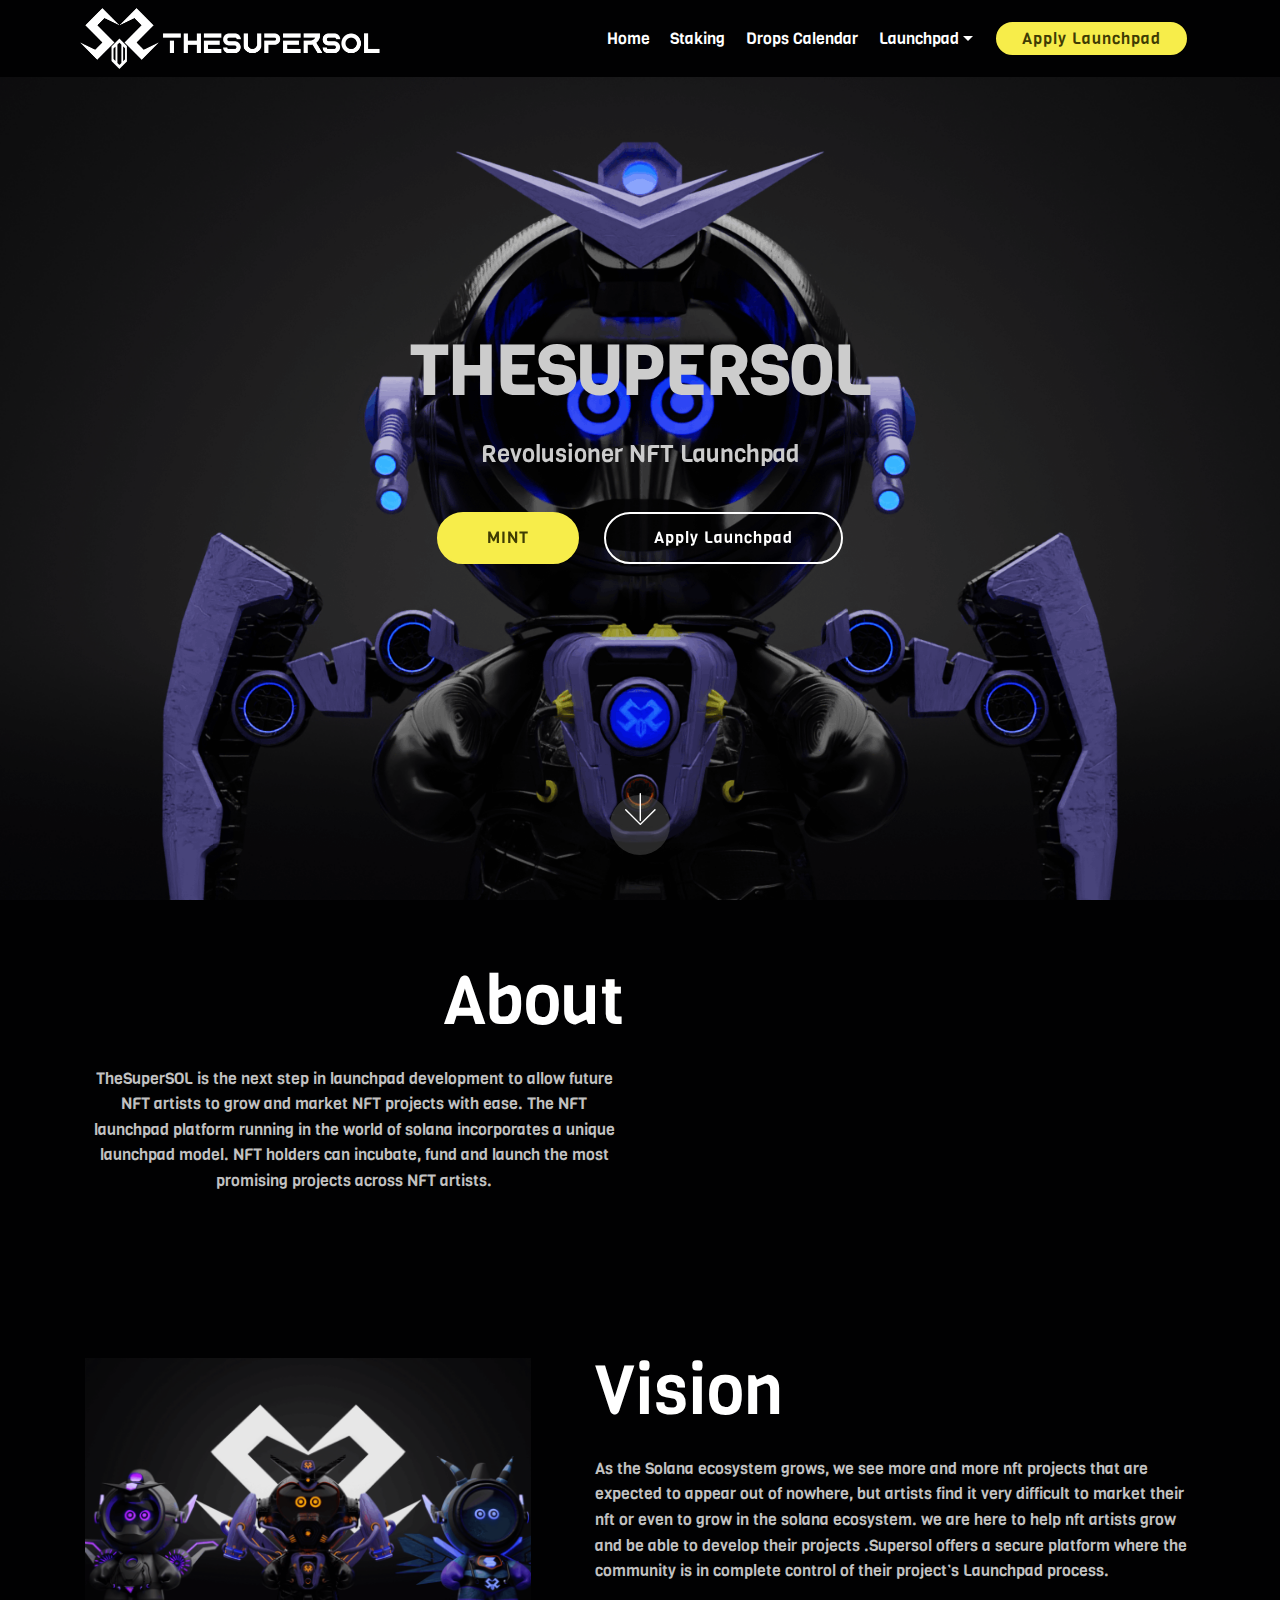
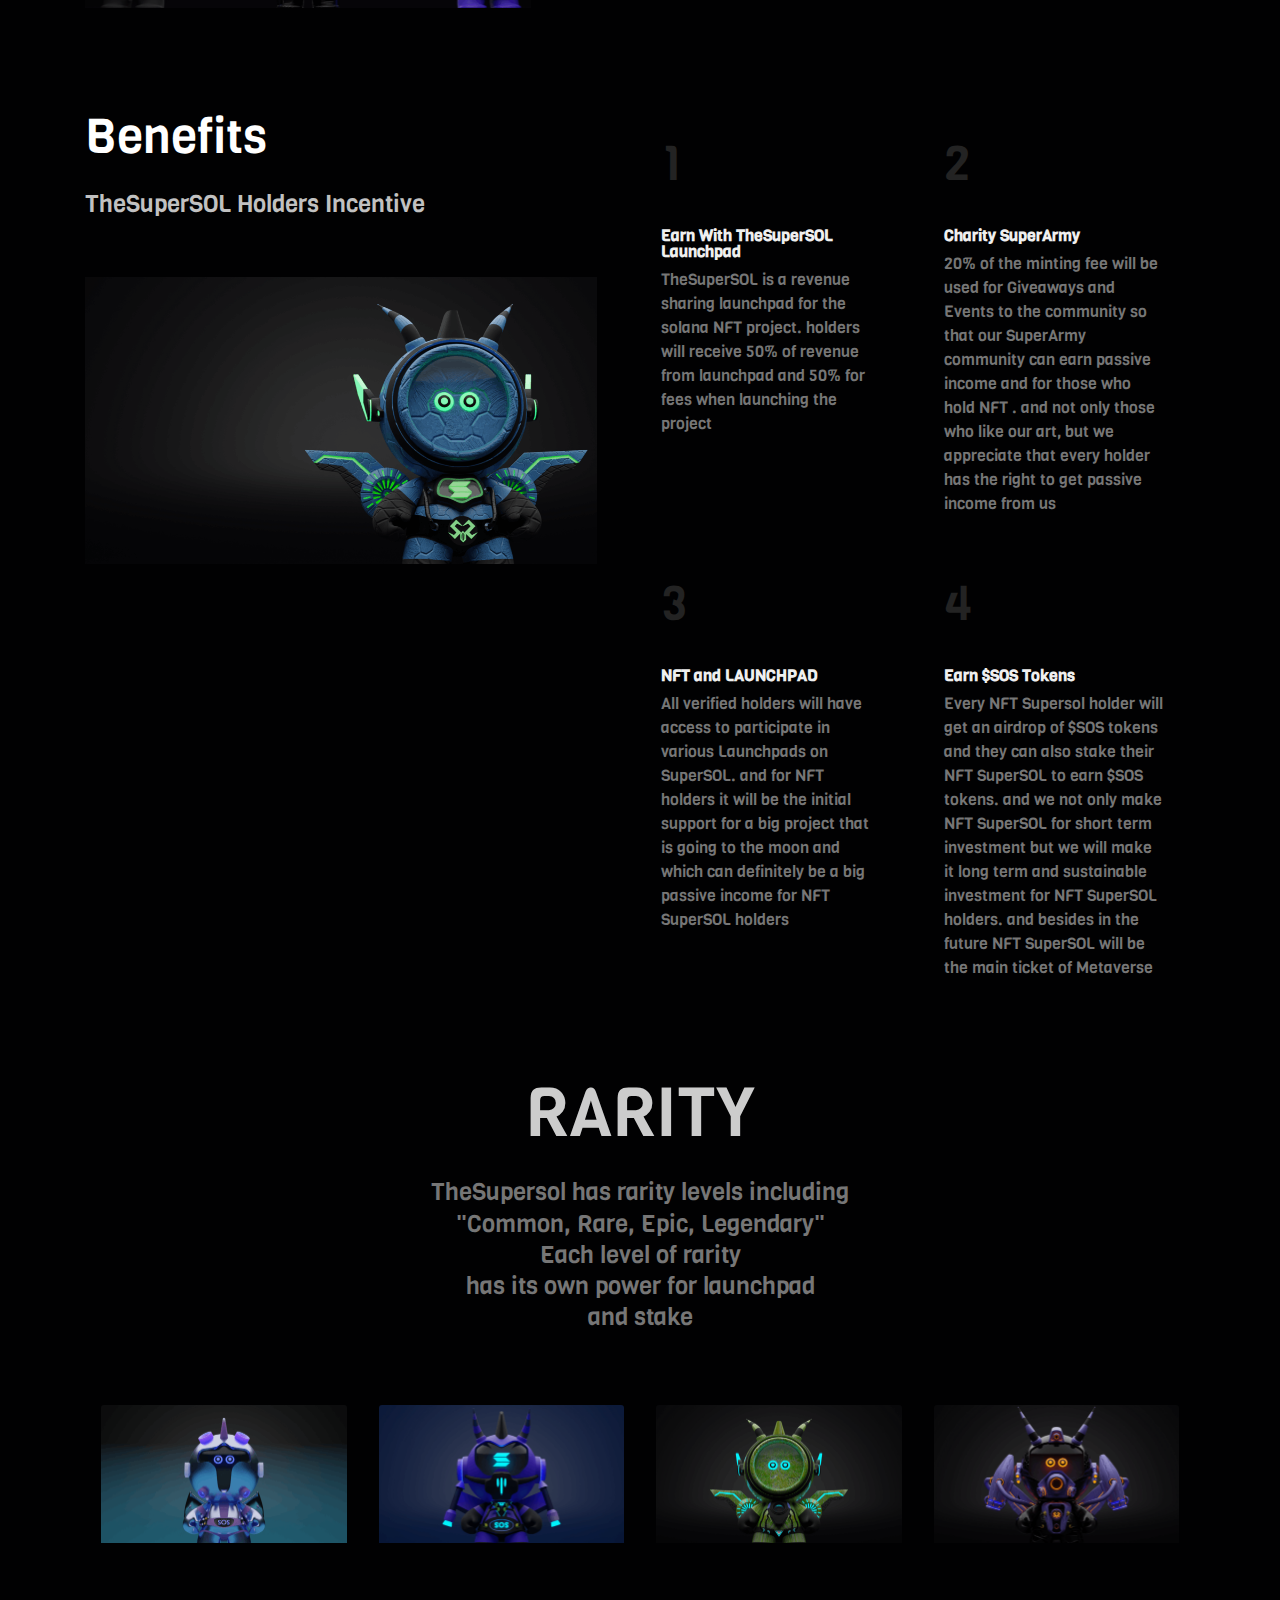
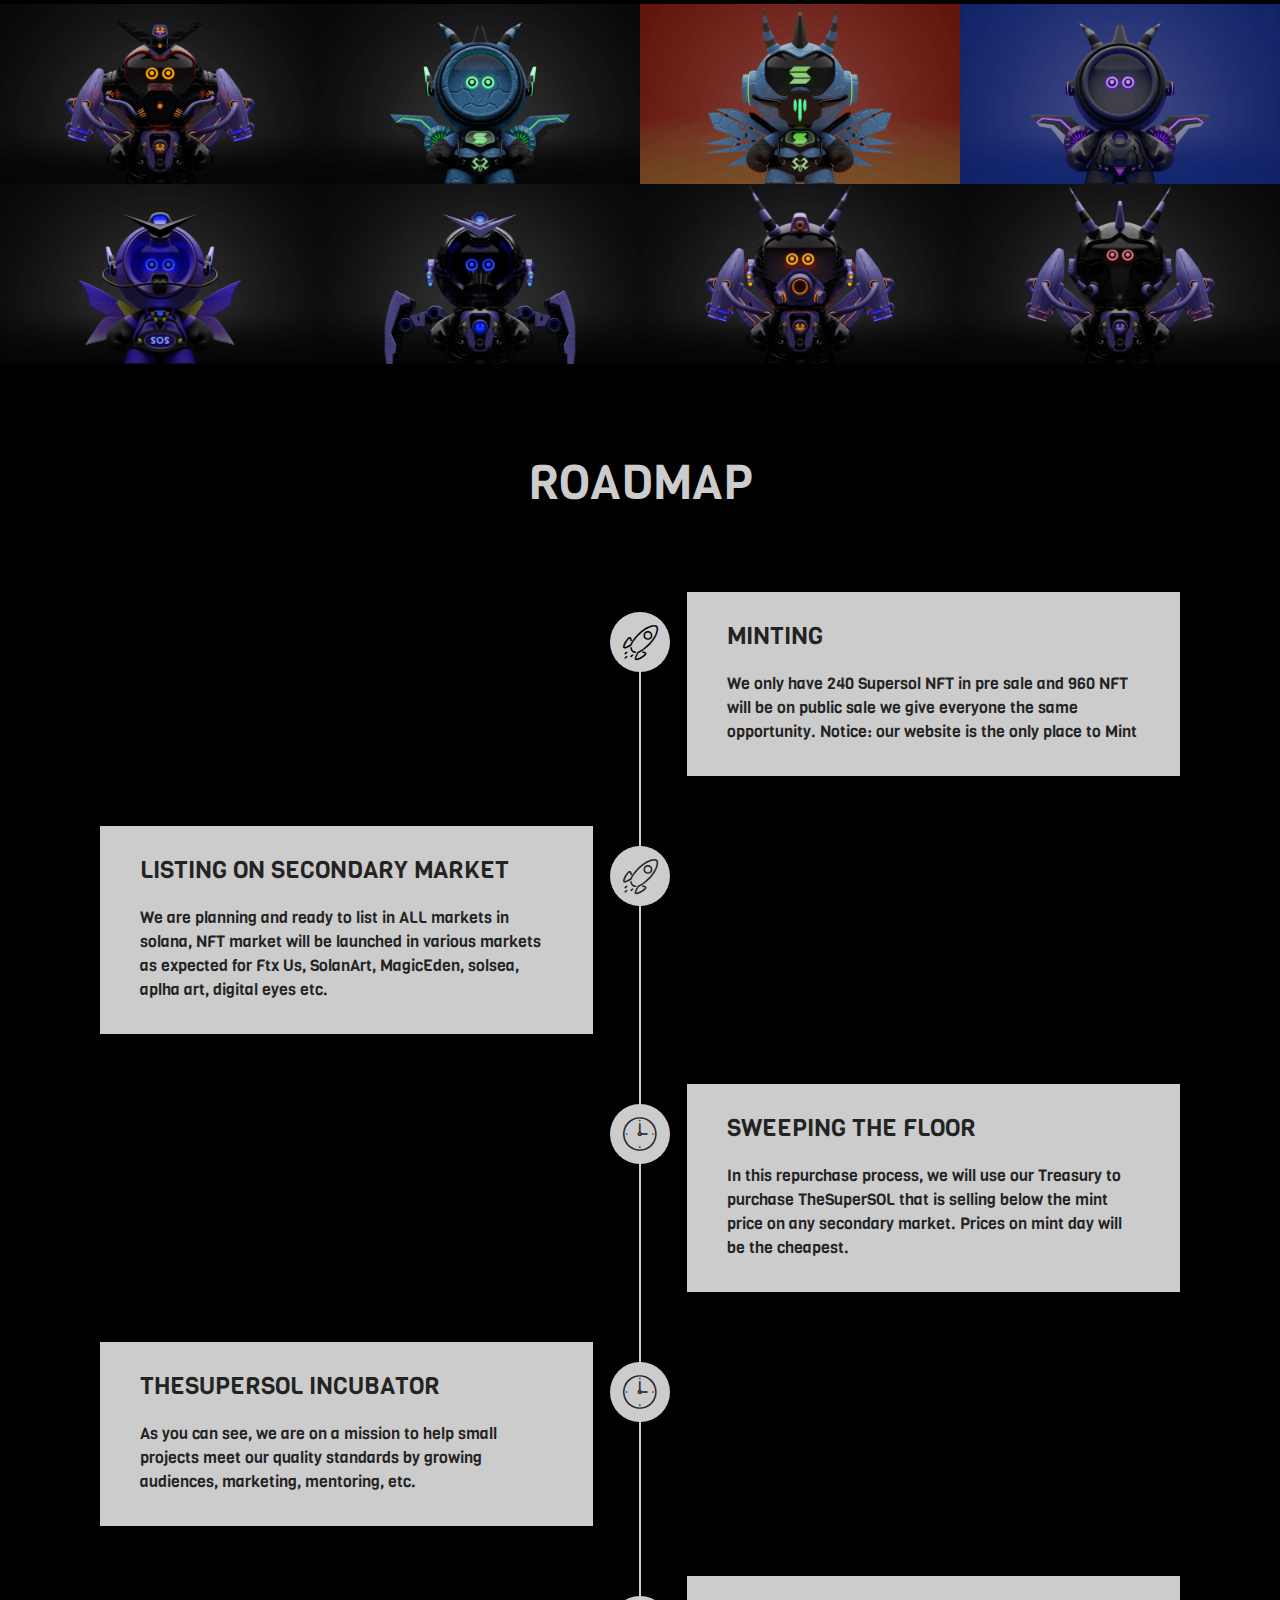
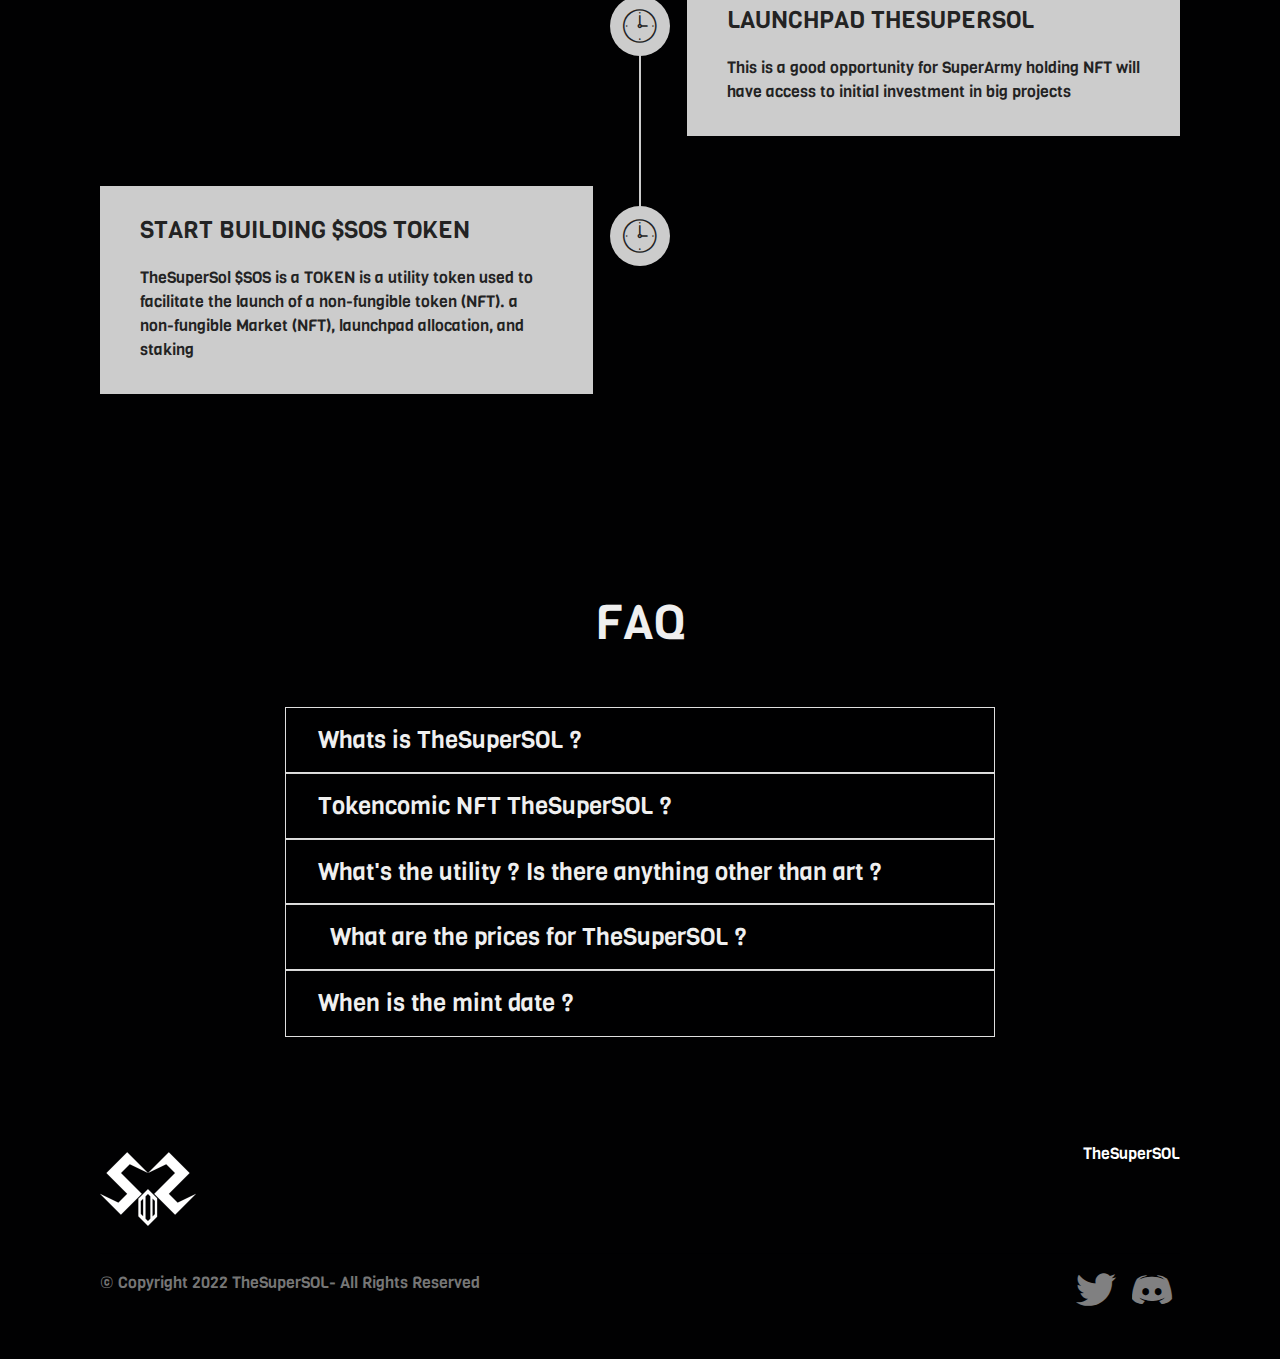
<file: home.html>
<!DOCTYPE html>
<html  >
<head>
  <!-- Site made with Mobirise Website Builder v4.12.4, https://mobirise.com -->
  <meta charset="UTF-8">
  <meta http-equiv="X-UA-Compatible" content="IE=edge">
  <meta name="generator" content="Mobirise v4.12.4, mobirise.com">
  <meta name="viewport" content="width=device-width, initial-scale=1, minimum-scale=1">
  <link rel="shortcut icon" href="assets/images/favicon.ico" type="image/x-icon">
  <meta name="description" content="">
  
  
  <title>Home</title>
  <link rel="stylesheet" href="assets/web/assets/mobirise-icons-bold/mobirise-icons-bold.css">
  <link rel="stylesheet" href="assets/web/assets/mobirise-icons/mobirise-icons.css">
  <link rel="stylesheet" href="assets/bootstrap/css/bootstrap.min.css">
  <link rel="stylesheet" href="assets/bootstrap/css/bootstrap-grid.min.css">
  <link rel="stylesheet" href="assets/bootstrap/css/bootstrap-reboot.min.css">
  <link rel="stylesheet" href="assets/dropdown/css/style.css">
  <link rel="stylesheet" href="assets/tether/tether.min.css">
  <link rel="stylesheet" href="assets/socicon/css/styles.css">
  <link rel="stylesheet" href="assets/theme/css/style.css">
  <link rel="stylesheet" href="assets/gallery/style.css">
  <link rel="preload" as="style" href="assets/mobirise/css/mbr-additional.css"><link rel="stylesheet" href="assets/mobirise/css/mbr-additional.css" type="text/css">
  
  
  
</head>
<body>
  <section class="menu cid-qTkzRZLJNu" once="menu" id="menu1-0">

    

    <nav class="navbar navbar-expand beta-menu navbar-dropdown align-items-center navbar-fixed-top navbar-toggleable-sm">
        <button class="navbar-toggler navbar-toggler-right" type="button" data-toggle="collapse" data-target="#navbarSupportedContent" aria-controls="navbarSupportedContent" aria-expanded="false" aria-label="Toggle navigation">
            <div class="hamburger">
                <span></span>
                <span></span>
                <span></span>
                <span></span>
            </div>
        </button>
        <div class="menu-logo">
            <div class="navbar-brand">
                <span class="navbar-logo">
                    <a href="Staking.html">
                         <img src="assets/images/logo-website-1-594x120.png" alt="TheSuperSOL" title="" style="height: 3.8rem;">
                    </a>
                </span>
                
            </div>
        </div>
        <div class="collapse navbar-collapse" id="navbarSupportedContent">
            <ul class="navbar-nav nav-dropdown" data-app-modern-menu="true"><li class="nav-item">
                    <a class="nav-link link text-white text-primary display-4" href="home.html">Home</a>
                </li>
                <li class="nav-item">
                    <a class="nav-link link text-white display-4" href="Staking.html">
                        Staking</a>
                </li><li class="nav-item"><a class="nav-link link text-white display-4" href="Dropcalendar.html">Drops Calendar</a></li><li class="nav-item dropdown"><a class="nav-link link text-white dropdown-toggle display-4" href="https://mobirise.com" data-toggle="dropdown-submenu" aria-expanded="false">
                        Launchpad</a><div class="dropdown-menu"><a class="text-white dropdown-item display-4" href="Launchpad-info.html">Launchpad Info</a><a class="text-white dropdown-item display-4" href="Upcoming.html">Upcoming</a><a class="text-white dropdown-item display-4" href="Pass.html">Pass</a></div></li></ul>
            <div class="navbar-buttons mbr-section-btn"><a class="btn btn-sm btn-secondary display-4" href="home.html">
                    Apply Launchpad</a></div>
        </div>
    </nav>
</section>

<section class="engine"><a href="https://mobirise.info/q">responsive web templates</a></section><section class="cid-qTkA127IK8 mbr-fullscreen mbr-parallax-background" id="header2-1">

    

    

    <div class="container align-center">
        <div class="row justify-content-md-center">
            <div class="mbr-white col-md-10">
                <h1 class="mbr-section-title mbr-bold pb-3 mbr-fonts-style display-1">
                    THESUPERSOL</h1>
                
                <p class="mbr-text pb-3 mbr-fonts-style display-5">Revolusioner NFT Launchpad</p>
                <div class="mbr-section-btn"><a class="btn btn-md btn-secondary display-4" href="https://thesupersol.vercel.app/" target="_blank">MINT</a>
                    <a class="btn btn-md btn-white-outline display-4" href="home.html">Apply Launchpad</a></div>
            </div>
        </div>
    </div>
    <div class="mbr-arrow hidden-sm-down" aria-hidden="true">
        <a href="#next">
            <i class="mbri-down mbr-iconfont"></i>
        </a>
    </div>
</section>

<section class="header7 cid-t7I9mHIXzm" id="header7-3">

    

    

    <div class="container">
        <div class="media-container-row">

            <div class="media-content align-right">
                <h1 class="mbr-section-title mbr-white pb-3 mbr-fonts-style display-1">About</h1>
                <div class="mbr-section-text mbr-white pb-3">
                    <p class="mbr-text mbr-fonts-style display-7">TheSuperSOL is the next step in launchpad development to allow future NFT artists to grow and market NFT projects with ease. The NFT launchpad platform running in the world of solana incorporates a unique launchpad model. NFT holders can incubate, fund and launch the most promising projects across NFT artists.</p><p></p><p></p>
                </div>
                
            </div>

            <div class="mbr-figure" style="width: 100%;"><iframe class="mbr-embedded-video" src="https://www.youtube.com/embed/KE_2iUKYOYE?rel=0&amp;amp;showinfo=0&amp;autoplay=0&amp;loop=0" width="1280" height="720" frameborder="0" allowfullscreen></iframe></div>

        </div>
    </div>
</section>

<section class="header3 cid-t7IeViAWMA" id="header3-5">

    

    

    <div class="container">
        <div class="media-container-row">
            <div class="mbr-figure" style="width: 80%;">
                <img src="assets/images/poster1-1-50-924x520.png" alt="Mobirise" title="">
            </div>

            <div class="media-content">
                <h1 class="mbr-section-title mbr-white pb-3 mbr-fonts-style display-1">
                    Vision</h1>
                
                <div class="mbr-section-text mbr-white pb-3 ">
                    <p class="mbr-text mbr-fonts-style display-7">
                        As the Solana ecosystem grows, we see more and more nft projects that are expected to appear out of nowhere, but artists find it very difficult to market their nft or even to grow in the solana ecosystem. we are here to help nft artists grow and be able to develop their projects .Supersol offers a secure platform where the community is in complete control of their project’s Launchpad process.
                    </p>
                </div>
                
            </div>
        </div>
    </div>

</section>

<section class="counters2 counters cid-t7IfYMqFAQ" id="counters2-7">

    

    

    <div class="container pt-4 mt-2">
        <div class="media-container-row">
            <div class="media-block" style="width: 49%;">
                <h2 class="mbr-section-title pb-3 align-left mbr-fonts-style display-2">
                    Benefits
                </h2>
                <h3 class="mbr-section-subtitle pb-5 align-left mbr-fonts-style display-5">TheSuperSOL Holders Incentive</h3>
                <div class="mbr-figure">
                    <img src="assets/images/banner6-50-960x540.png" alt="" title="">
                </div>
            </div>
            <div class="cards-block">
                <div class="cards-container">
                    <div class="card px-3 align-left col-12 col-md-6">
                        <div class="panel-item p-3">
                            <div class="card-img pb-3">
                                
                                <h3 class="count py-3 mbr-fonts-style display-2">1</h3>
                            </div>
                            <div class="card-text">
                                <h4 class="mbr-content-title mbr-bold mbr-fonts-style display-7">Earn With TheSuperSOL Launchpad</h4>
                                <p class="mbr-content-text mbr-fonts-style display-7">
                                    TheSuperSOL is a revenue sharing launchpad for the solana NFT project. holders will receive 50% of revenue from launchpad and 50% for fees when launching the project
                                </p>
                            </div>
                        </div>
                    </div>
                    <div class="card px-3 align-left col-12 col-md-6">
                        <div class="panel-item p-3">
                            <div class="card-img pb-3">
                                
                                <h3 class="count py-3 mbr-fonts-style display-2">2</h3>
                            </div>
                            <div class="card-text">
                                <h4 class="mbr-content-title mbr-bold mbr-fonts-style display-7">Charity SuperArmy</h4>
                                <p class="mbr-content-text mbr-fonts-style display-7">
                                    20% of the minting fee will be used for Giveaways and Events to the community so that our SuperArmy community can earn passive income and for those who hold NFT . and not only those who like our art, but we appreciate that every holder has the right to get passive income from us
                                </p>
                            </div>
                        </div>
                    </div>
                    <div class="card px-3 align-left col-12 col-md-6">
                        <div class="panel-item p-3">
                            <div class="card-img pb-3">
                                
                                <h3 class="count py-3 mbr-fonts-style display-2">3</h3>
                            </div>
                            <div class="card-text">
                                <h4 class="mbr-content-title mbr-bold mbr-fonts-style display-7">NFT and LAUNCHPAD</h4>
                                <p class="mbr-content-text mbr-fonts-style display-7">
                                        All verified holders will have access to participate in various Launchpads on SuperSOL. and for NFT holders it will be the initial support for a big project that is going to the moon and which can definitely be a big passive income for NFT SuperSOL holders 
                                </p>
                            </div>
                        </div>
                    </div>
                    <div class="card px-3 align-left col-12 col-md-6">
                        <div class="panel-item p-3">
                            <div class="card-img pb-3">
                                
                                <h3 class="count py-3 mbr-fonts-style display-2">4</h3>
                            </div>
                            <div class="card-texts">
                                <h4 class="mbr-content-title mbr-bold mbr-fonts-style display-7">Earn $SOS Tokens</h4>
                                <p class="mbr-content-text mbr-fonts-style display-7">Every NFT Supersol holder will get an airdrop of $SOS tokens and they can also stake their NFT SuperSOL to earn $SOS tokens. and we not only make NFT SuperSOL for short term investment but we will make it long term and sustainable investment for NFT SuperSOL holders. and besides in the future NFT SuperSOL will be the main ticket of Metaverse</p>
                            </div>
                        </div>
                    </div>
                </div>
            </div>
        </div>
    </div>
</section>

<section class="features18 popup-btn-cards cid-t7IlPxh7Cd" id="features18-8">

    

    
    <div class="container">
        <h2 class="mbr-section-title pb-3 align-center mbr-fonts-style display-1">RARITY</h2>
        <h3 class="mbr-section-subtitle display-5 align-center mbr-fonts-style mbr-light">TheSupersol has rarity levels including
<div>"Common, Rare, Epic, Legendary"</div><div>Each level of rarity
</div><div>has its own power for launchpad
</div><div>and stake</div></h3>
        <div class="media-container-row pt-5 ">
            <div class="card p-3 col-12 col-md-6 col-lg-3">
                <div class="card-wrapper ">
                    <div class="card-img">
                        <div class="mbr-overlay"></div>
                        <div class="mbr-section-btn text-center"><a href="home.html" class="btn btn-black display-4">COMMON<br>50%<br></a></div>
                        <img src="assets/images/14-50-492x277.png" alt="Mobirise" title="">
                    </div>
                    
                </div>
            </div>
            <div class="card p-3 col-12 col-md-6 col-lg-3">
                <div class="card-wrapper">
                    <div class="card-img">
                        <div class="mbr-overlay"></div>
                        <div class="mbr-section-btn text-center"><a href="home.html" class="btn btn-black display-4">RARE<br>30%<br></a></div>
                        <img src="assets/images/12-50-492x277.png" alt="Mobirise" title="">
                    </div>
                    
                </div>
            </div>

            <div class="card p-3 col-12 col-md-6 col-lg-3">
                <div class="card-wrapper">
                    <div class="card-img">
                        <div class="mbr-overlay"></div>
                        <div class="mbr-section-btn text-center"><a href="home.html" class="btn btn-black display-4">EPIC<br>15%<br></a></div>
                        <img src="assets/images/5-50-492x277.png" alt="Mobirise" title="">
                    </div>
                    
                </div>
            </div>

            <div class="card p-3 col-12 col-md-6 col-lg-3">
                <div class="card-wrapper">
                    <div class="card-img">
                        <div class="mbr-overlay"></div>
                        <div class="mbr-section-btn text-center"><a href="home.html" class="btn btn-black display-4">LEGENDARY<br>5%<br></a></div>
                        <img src="assets/images/7-50-492x277.png" alt="Mobirise" title="">
                    </div>
                    
                </div>
            </div>
        </div>
    </div>
</section>

<section class="mbr-gallery mbr-slider-carousel cid-t7Iol1F2Hq" id="gallery3-9">

    

    <div>
        <div><!-- Filter --><!-- Gallery --><div class="mbr-gallery-row"><div class="mbr-gallery-layout-default"><div><div><div class="mbr-gallery-item mbr-gallery-item--p0" data-video-url="false" data-tags="Awesome"><div href="#lb-gallery3-9" data-slide-to="0" data-toggle="modal"><img src="assets/images/1-50-960x540-800x450.png" alt="" title=""><span class="icon-focus"></span></div></div><div class="mbr-gallery-item mbr-gallery-item--p0" data-video-url="false" data-tags="Responsive"><div href="#lb-gallery3-9" data-slide-to="1" data-toggle="modal"><img src="assets/images/3-50-960x540-800x450.png" alt="" title=""><span class="icon-focus"></span></div></div><div class="mbr-gallery-item mbr-gallery-item--p0" data-video-url="false" data-tags="Creative"><div href="#lb-gallery3-9" data-slide-to="2" data-toggle="modal"><img src="assets/images/13-50-960x540-800x450.png" alt="" title=""><span class="icon-focus"></span></div></div><div class="mbr-gallery-item mbr-gallery-item--p0" data-video-url="false" data-tags="Animated"><div href="#lb-gallery3-9" data-slide-to="3" data-toggle="modal"><img src="assets/images/11-50-960x540-800x450.png" alt="" title=""><span class="icon-focus"></span></div></div><div class="mbr-gallery-item mbr-gallery-item--p0" data-video-url="false" data-tags="Awesome"><div href="#lb-gallery3-9" data-slide-to="4" data-toggle="modal"><img src="assets/images/4-50-960x540-800x450.png" alt="" title=""><span class="icon-focus"></span></div></div><div class="mbr-gallery-item mbr-gallery-item--p0" data-video-url="false" data-tags="Awesome"><div href="#lb-gallery3-9" data-slide-to="5" data-toggle="modal"><img src="assets/images/2-50-960x540-800x450.png" alt="" title=""><span class="icon-focus"></span></div></div><div class="mbr-gallery-item mbr-gallery-item--p0" data-video-url="false" data-tags="Responsive"><div href="#lb-gallery3-9" data-slide-to="6" data-toggle="modal"><img src="assets/images/7-50-960x540-800x450.png" alt="" title=""><span class="icon-focus"></span></div></div><div class="mbr-gallery-item mbr-gallery-item--p0" data-video-url="false" data-tags="Animated"><div href="#lb-gallery3-9" data-slide-to="7" data-toggle="modal"><img src="assets/images/8-50-960x540-800x450.png" alt="" title=""><span class="icon-focus"></span></div></div></div></div><div class="clearfix"></div></div></div><!-- Lightbox --><div data-app-prevent-settings="" class="mbr-slider modal fade carousel slide" tabindex="-1" data-keyboard="true" data-interval="false" id="lb-gallery3-9"><div class="modal-dialog"><div class="modal-content"><div class="modal-body"><div class="carousel-inner"><div class="carousel-item active"><img src="assets/images/1-50-960x540.png" alt="" title=""></div><div class="carousel-item"><img src="assets/images/3-50-960x540.png" alt="" title=""></div><div class="carousel-item"><img src="assets/images/13-50-960x540.png" alt="" title=""></div><div class="carousel-item"><img src="assets/images/11-50-960x540.png" alt="" title=""></div><div class="carousel-item"><img src="assets/images/4-50-960x540.png" alt="" title=""></div><div class="carousel-item"><img src="assets/images/2-50-960x540.png" alt="" title=""></div><div class="carousel-item"><img src="assets/images/7-50-960x540.png" alt="" title=""></div><div class="carousel-item"><img src="assets/images/8-50-960x540.png" alt="" title=""></div></div><a class="carousel-control carousel-control-prev" role="button" data-slide="prev" href="#lb-gallery3-9"><span class="mbri-left mbr-iconfont" aria-hidden="true"></span><span class="sr-only">Previous</span></a><a class="carousel-control carousel-control-next" role="button" data-slide="next" href="#lb-gallery3-9"><span class="mbri-right mbr-iconfont" aria-hidden="true"></span><span class="sr-only">Next</span></a><a class="close" href="#" role="button" data-dismiss="modal"><span class="sr-only">Close</span></a></div></div></div></div></div>
    </div>

</section>

<section class="timeline2 cid-t7IqpmzVUO" id="timeline2-b">

    

    

    <div class="container align-center">
        <h2 class="mbr-section-title pb-3 mbr-fonts-style display-2">ROADMAP</h2>
        <h3 class="mbr-section-subtitle pb-5 mbr-fonts-style display-5"></h3>

        <div class="container timelines-container" mbri-timelines="">
            <!--1-->
            <div class="row timeline-element reverse separline">
                <span class="iconsBackground">
                    <span class="mbr-iconfont mbri-rocket" style="color: rgb(1, 1, 2); fill: rgb(1, 1, 2);"></span>
                </span>          
                <div class="col-xs-12 col-md-6 align-left">
                    <div class="timeline-text-content">
                        <h4 class="mbr-timeline-title pb-3 mbr-fonts-style display-5">
                            MINTING
                        </h4>
                        <p class="mbr-timeline-text mbr-fonts-style display-7">
                            We only have 240 Supersol NFT in pre sale and 960 NFT will be on public sale we give everyone the same opportunity. Notice: our website is the only place to Mint
                        </p>
                     </div>
                </div>
            </div>
            <!--2-->
            <div class="row timeline-element  separline">
                <span class="iconsBackground">
                    <span class="mbr-iconfont mbri-rocket"></span>
                </span>
                <div class="col-xs-12 col-md-6 align-left ">
                    <div class="timeline-text-content">
                        <h4 class="mbr-timeline-title pb-3 mbr-fonts-style display-5">
                            
                        <div><span style="color: inherit; font-size: 1.5rem;">LISTING ON SECONDARY MARKET</span><br></div></h4>
                        <p class="mbr-timeline-text mbr-fonts-style display-7">
                            We are planning and ready to list in ALL markets in solana, NFT market will be launched in various markets as expected for Ftx Us, SolanArt, MagicEden, solsea, aplha art, digital eyes etc.
                        </p>
                    </div>
                </div>
            </div>
            <!--3-->
            <div class="row timeline-element reverse separline">
                <span class="iconsBackground">
                    <span class="mbr-iconfont mbri-clock"></span>
                </span>
                <div class="col-xs-12 col-md-6 align-left">
                    <div class="timeline-text-content">
                        <h4 class="mbr-timeline-title pb-3 mbr-fonts-style display-5">SWEEPING THE FLOOR</h4>      
                        <p class="mbr-timeline-text mbr-fonts-style display-7">
                            In this repurchase process, we will use our Treasury to purchase TheSuperSOL that is selling below the mint price on any secondary market. Prices on mint day will be the cheapest.
                        </p>
                    </div>
                </div>
            </div>
            <!--4-->
            <div class="row timeline-element  separline">
                <span class="iconsBackground">
                    <span class="mbr-iconfont mbri-clock"></span>
                </span>
                <div class="col-xs-12 col-md-6 align-left ">
                    <div class="timeline-text-content">
                        <h4 class="mbr-timeline-title pb-3 mbr-fonts-style display-5">THESUPERSOL INCUBATOR</h4>
                        <p class="mbr-timeline-text mbr-fonts-style display-7">
                            As you can see, we are on a mission to help small projects meet our quality standards by growing audiences, marketing, mentoring, etc.
                        </p>
                    </div>
                </div>
            </div>
            <!--5-->
            <div class="row timeline-element reverse separline">
                <span class="iconsBackground">
                    <span class="mbr-iconfont mbri-clock"></span>
                </span>
                <div class="col-xs-12 col-md-6 align-left">
                    <div class="timeline-text-content">
                        <h4 class="mbr-timeline-title pb-3 mbr-fonts-style display-5">LAUNCHPAD THESUPERSOL</h4>
                        <p class="mbr-timeline-text mbr-fonts-style display-7">
                            This is a good opportunity for SuperArmy holding NFT will have access to initial investment in big projects
                        </p>
                    </div>
                </div>
            </div>
            <!--6-->
            <div class="row timeline-element">
                <span class="iconsBackground">
                    <span class="mbr-iconfont mbri-clock"></span>
                </span>
                <div class="col-xs-12 col-md-6 align-left ">
                    <div class="timeline-text-content">
                        <h4 class="mbr-timeline-title pb-3 mbr-fonts-style display-5">START BUILDING $SOS TOKEN</h4>
                        <p class="mbr-timeline-text mbr-fonts-style display-7">
                            TheSuperSol $SOS is a TOKEN is a utility token used to facilitate the launch of a non-fungible token (NFT). a non-fungible Market (NFT), launchpad allocation, and staking
                        </p>
                    </div>
                </div>
            </div>
            <!--7-->
            
            <!--8-->
            
            <!--9-->
            
            <!--10-->
            
            <!--11-->
            
            <!--12-->
            
        </div>
    </div>
</section>

<section class="toggle1 cid-t7ItgbojdN" id="toggle1-c">

    

    
        <div class="container">
            <div class="media-container-row">
                <div class="col-12 col-md-8">
                    <div class="section-head text-center space30">
                       <h2 class="mbr-section-title pb-5 mbr-fonts-style display-2">FAQ
                        </h2>
                    </div>
                    <div class="clearfix"></div>
                    <div id="bootstrap-toggle" class="toggle-panel accordionStyles tab-content">
                        <div class="card">
                            <div class="card-header" role="tab" id="headingOne">
                                <a role="button" class="collapsed panel-title text-black" data-toggle="collapse" data-core="" href="#collapse1_8" aria-expanded="false" aria-controls="collapse1">
                                    <h4 class="mbr-fonts-style display-5">Whats is TheSuperSOL ?</h4>
                                </a>
                            </div>
                            <div id="collapse1_8" class="panel-collapse noScroll collapse" role="tabpanel" aria-labelledby="headingOne">
                                <div class="panel-body p-4">
                                    <p class="mbr-fonts-style panel-text display-7">TheSuperSOL OF 1200 ULTRA REALISTIC. Great art is only the beginning.
<br>Ultra-realistic 3D details, Utilities ,Staking,Incubator,NFT Launchpad,</p>
                                </div>
                            </div>
                        </div>
                        <div class="card">
                            <div class="card-header" role="tab" id="headingTwo">
                                <a role="button" class="collapsed panel-title text-black" data-toggle="collapse" data-core="" href="#collapse2_8" aria-expanded="false" aria-controls="collapse2">
                                    <h4 class="mbr-fonts-style display-5">Tokencomic NFT TheSuperSOL ?
</h4>
                                </a>

                            </div>
                            <div id="collapse2_8" class="panel-collapse noScroll collapse" role="tabpanel" aria-labelledby="headingTwo">
                                <div class="panel-body p-4">
                                    <p class="mbr-fonts-style panel-text display-7">NFT TheSuperSOL Auction
<br>-60% will be allocated directly to our Treasury
<br>-20% will be used for Giveaways and Events to the SuperArmy community
<br>-20% will be received by Team<br></p>
                                </div>
                            </div>
                        </div>
                        <div class="card">
                            <div class="card-header" role="tab" id="headingThree">
                                <a role="button" class="collapsed panel-title text-black" data-toggle="collapse" data-core="" href="#collapse3_8" aria-expanded="false" aria-controls="collapse3">
                                    <h4 class="mbr-fonts-style display-5">What's the utility ? Is there anything other than art ?</h4>
                                </a>
                            </div>
                            <div id="collapse3_8" class="panel-collapse noScroll collapse" role="tabpanel" aria-labelledby="headingThree">
                                <div class="panel-body p-4">
                                    <p class="mbr-fonts-style panel-text display-7">YES! Very. Please see our full Roadmap. Here are some highlights:
<br>$SOS tokens, earn and stake.
<br>Every TheSuperSOL holder will be entitled to participate in various kinds of Launchpad
<br>TheSuperSOL Incubator, helping smaller projects to get started in exchange for benefits for our SuperArmy members.</p>
                                </div>
                            </div>
                        </div>
                        <div class="card">
                            <div class="card-header" role="tab" id="headingThree">
                                <a role="button" class="collapsed panel-title text-black" data-toggle="collapse" data-core="" href="#collapse4_8" aria-expanded="false" aria-controls="collapse4">
                                    <h4 class="mbr-fonts-style display-5">&nbsp;
What are the prices for TheSuperSOL ?</h4>
                                </a>
                            </div>
                            <div id="collapse4_8" class="panel-collapse noScroll collapse" role="tabpanel" aria-labelledby="headingThree">
                                <div class="panel-body p-4">
                                    <p class="mbr-fonts-style panel-text display-7">0.35 SOL (Pre Sale) dan 0.7 SOL (Public Sale)</p>
                                </div>
                            </div>
                        </div>
                        <div class="card">
                            <div class="card-header" role="tab" id="headingThree">
                                <a role="button" class="collapsed panel-title text-black" data-toggle="collapse" data-core="" href="#collapse5_8" aria-expanded="false" aria-controls="collapse5">
                                    <h4 class="mbr-fonts-style display-5">When is the mint date ?
</h4>
                                </a>
                            </div>
                            <div id="collapse5_8" class="panel-collapse noScroll collapse" role="tabpanel" aria-labelledby="headingThree">
                                <div class="panel-body p-4">
                                    <p class="mbr-fonts-style panel-text display-7">
                                       05/30/2022</p>
                                </div>
                            </div>
                        </div>
                        
                    </div>
                </div>
            </div>
        </div>
</section>

<section class="cid-t7IvMTu2Rw" id="footer5-d">

    

    

    <div class="container">
        <div class="media-container-row">
            <div class="col-md-3">
                <div class="media-wrap">
                    <a href="home.html">
                       <img src="assets/images/logo192-192x192.png" alt="TheSuperSOL" title="">
                    </a>
                </div>
            </div>
            <div class="col-md-9">
                <p class="mbr-text align-right links mbr-fonts-style display-7">TheSuperSOL</p>
            </div>
        </div>
        <div class="footer-lower">
            <div class="media-container-row">
                <div class="col-md-12">
                    <hr>
                </div>
            </div>
            <div class="media-container-row mbr-white">
                <div class="col-md-6 copyright">
                    <p class="mbr-text mbr-fonts-style display-7">
                        © Copyright 2022 TheSuperSOL- All Rights Reserved
                    </p>
                </div>
                <div class="col-md-6">
                    <div class="social-list align-right">
                        <div class="soc-item">
                            <a href="https://twitter.com/The_SuperSol" target="_blank">
                                <span class="mbr-iconfont mbr-iconfont-social socicon-twitter socicon" style="color: rgb(255, 255, 255); fill: rgb(255, 255, 255); font-size: 40px;"></span>
                            </a>
                        </div>
                        <div class="soc-item">
                            <a href="https://discord.gg/4xCJHDDrbs" target="_blank">
                                <span class="mbr-iconfont mbr-iconfont-social socicon-discord socicon" style="font-size: 40px; color: rgb(255, 255, 255); fill: rgb(255, 255, 255);"></span>
                            </a>
                        </div>
                        
                        
                        
                        
                    </div>
                </div>
            </div>
        </div>
    </div>
</section>


  <script src="assets/web/assets/jquery/jquery.min.js"></script>
  <script src="assets/popper/popper.min.js"></script>
  <script src="assets/bootstrap/js/bootstrap.min.js"></script>
  <script src="assets/smoothscroll/smooth-scroll.js"></script>
  <script src="assets/dropdown/js/nav-dropdown.js"></script>
  <script src="assets/dropdown/js/navbar-dropdown.js"></script>
  <script src="assets/touchswipe/jquery.touch-swipe.min.js"></script>
  <script src="assets/parallax/jarallax.min.js"></script>
  <script src="assets/viewportchecker/jquery.viewportchecker.js"></script>
  <script src="assets/tether/tether.min.js"></script>
  <script src="assets/masonry/masonry.pkgd.min.js"></script>
  <script src="assets/imagesloaded/imagesloaded.pkgd.min.js"></script>
  <script src="assets/bootstrapcarouselswipe/bootstrap-carousel-swipe.js"></script>
  <script src="assets/vimeoplayer/jquery.mb.vimeo_player.js"></script>
  <script src="assets/mbr-switch-arrow/mbr-switch-arrow.js"></script>
  <script src="assets/mbr-popup-btns/mbr-popup-btns.js"></script>
  <script src="assets/theme/js/script.js"></script>
  <script src="assets/slidervideo/script.js"></script>
  <script src="assets/gallery/player.min.js"></script>
  <script src="assets/gallery/script.js"></script>
  
  
</body>
</html>
</file>
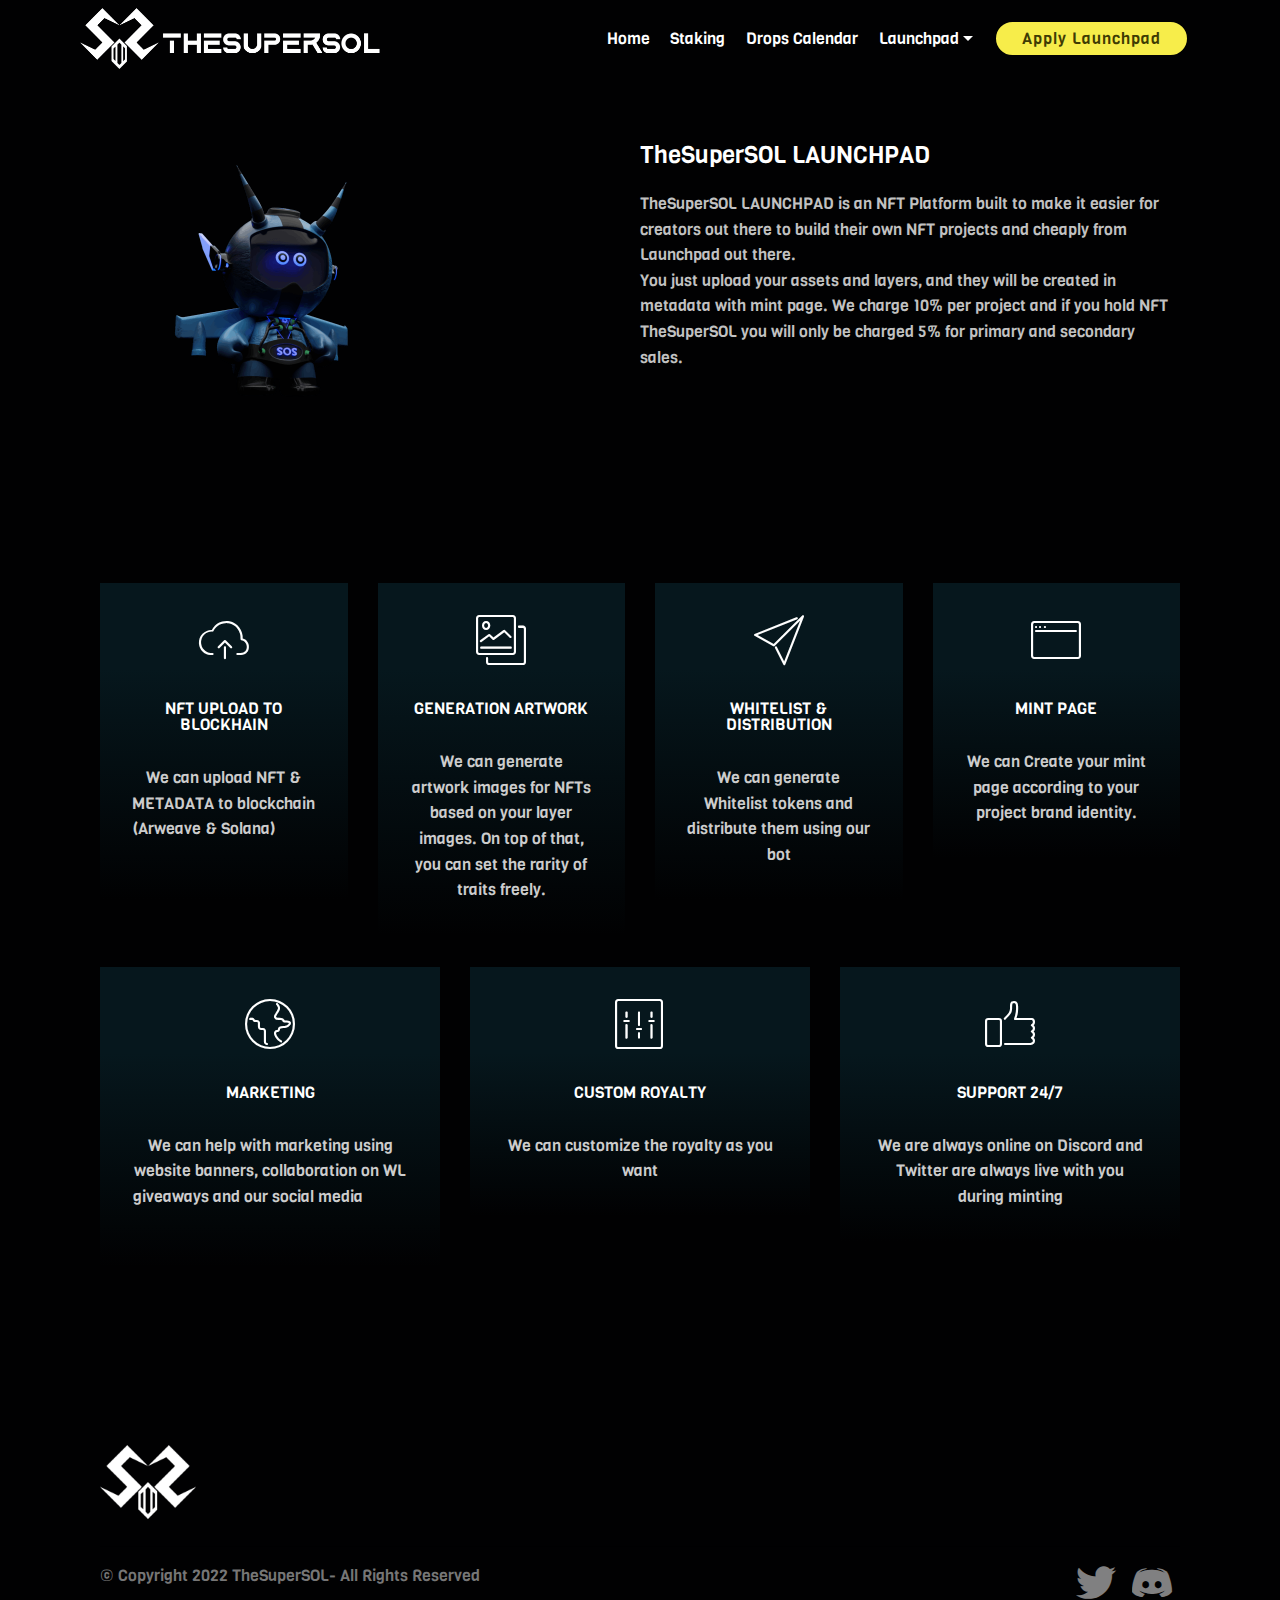
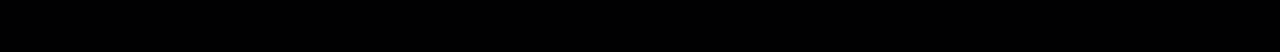
<file: Launchpad-info.html>
<!DOCTYPE html>
<html  >
<head>
  <!-- Site made with Mobirise Website Builder v4.12.4, https://mobirise.com -->
  <meta charset="UTF-8">
  <meta http-equiv="X-UA-Compatible" content="IE=edge">
  <meta name="generator" content="Mobirise v4.12.4, mobirise.com">
  <meta name="viewport" content="width=device-width, initial-scale=1, minimum-scale=1">
  <link rel="shortcut icon" href="assets/images/favicon.ico" type="image/x-icon">
  <meta name="description" content="Web Site Generator Description">
  
  
  <title>Launchpad Info</title>
  <link rel="stylesheet" href="assets/web/assets/mobirise-icons/mobirise-icons.css">
  <link rel="stylesheet" href="assets/bootstrap/css/bootstrap.min.css">
  <link rel="stylesheet" href="assets/bootstrap/css/bootstrap-grid.min.css">
  <link rel="stylesheet" href="assets/bootstrap/css/bootstrap-reboot.min.css">
  <link rel="stylesheet" href="assets/tether/tether.min.css">
  <link rel="stylesheet" href="assets/dropdown/css/style.css">
  <link rel="stylesheet" href="assets/socicon/css/styles.css">
  <link rel="stylesheet" href="assets/theme/css/style.css">
  <link rel="preload" as="style" href="assets/mobirise/css/mbr-additional.css"><link rel="stylesheet" href="assets/mobirise/css/mbr-additional.css" type="text/css">
  
  
  
</head>
<body>
  <section class="menu cid-qTkzRZLJNu" once="menu" id="menu1-i">

    

    <nav class="navbar navbar-expand beta-menu navbar-dropdown align-items-center navbar-fixed-top navbar-toggleable-sm">
        <button class="navbar-toggler navbar-toggler-right" type="button" data-toggle="collapse" data-target="#navbarSupportedContent" aria-controls="navbarSupportedContent" aria-expanded="false" aria-label="Toggle navigation">
            <div class="hamburger">
                <span></span>
                <span></span>
                <span></span>
                <span></span>
            </div>
        </button>
        <div class="menu-logo">
            <div class="navbar-brand">
                <span class="navbar-logo">
                    <a href="Staking.html">
                         <img src="assets/images/logo-website-1-594x120.png" alt="TheSuperSOL" title="" style="height: 3.8rem;">
                    </a>
                </span>
                
            </div>
        </div>
        <div class="collapse navbar-collapse" id="navbarSupportedContent">
            <ul class="navbar-nav nav-dropdown" data-app-modern-menu="true"><li class="nav-item">
                    <a class="nav-link link text-white text-primary display-4" href="index.html">Home</a>
                </li>
                <li class="nav-item">
                    <a class="nav-link link text-white display-4" href="Staking.html">
                        Staking</a>
                </li><li class="nav-item"><a class="nav-link link text-white display-4" href="Dropcalendar.html">Drops Calendar</a></li><li class="nav-item dropdown"><a class="nav-link link text-white dropdown-toggle display-4" href="https://mobirise.com" data-toggle="dropdown-submenu" aria-expanded="false">
                        Launchpad</a><div class="dropdown-menu"><a class="text-white dropdown-item display-4" href="Launchpad-info.html">Launchpad Info</a><a class="text-white dropdown-item display-4" href="Upcoming.html">Upcoming</a><a class="text-white dropdown-item display-4" href="Pass.html">Pass</a></div></li></ul>
            <div class="navbar-buttons mbr-section-btn"><a class="btn btn-sm btn-secondary display-4" href="index.html">
                    Apply Launchpad</a></div>
        </div>
    </nav>
</section>

<section class="engine"><a href="https://mobirise.info/q">free responsive website templates</a></section><section class="features11 cid-t7ICwqluhH" id="features11-n">

    

    

    <div class="container">   
        <div class="col-md-12">
            <div class="media-container-row">
                <div class="mbr-figure m-auto" style="width: 50%;">
                    <img src="assets/images/0-952x536.png" alt="Mobirise" title="">
                </div>
                <div class=" align-left aside-content">
                    <h2 class="mbr-title pt-2 mbr-fonts-style display-5">TheSuperSOL LAUNCHPAD</h2>
                    <div class="mbr-section-text">
                        <p class="mbr-text mb-5 pt-3 mbr-light mbr-fonts-style display-7">TheSuperSOL LAUNCHPAD is an NFT Platform built to make it easier for creators out there to build their own NFT projects and cheaply from Launchpad out there.
<br>You just upload your assets and layers, and they will be created in metadata with mint page. We charge 10% per project and if you hold NFT TheSuperSOL you will only be charged 5% for primary and secondary sales.</p>
                    </div>

                    
                </div>
            </div>
        </div> 
    </div>          
</section>

<section class="features8 cid-t7IANnmm6Z" id="features8-l">

    

    

    <div class="container">
        <div class="media-container-row">

            <div class="card  col-12 col-md-6 col-lg-3">
                <div class="card-img">
                    <span class="mbr-iconfont mbri-upload" style="font-size: 50px;"></span>
                </div>
                <div class="card-box align-center">
                    <h4 class="card-title mbr-fonts-style display-7">NFT UPLOAD TO BLOCKHAIN</h4>
                    <p class="mbr-text mbr-fonts-style display-7">
                       We can upload NFT &amp; METADATA to blockchain (Arweave &amp; Solana) &nbsp; &nbsp; &nbsp; &nbsp; &nbsp; &nbsp; &nbsp; &nbsp; &nbsp; &nbsp;&nbsp;</p>
                    
                </div>
            </div>

            <div class="card  col-12 col-md-6 col-lg-3">
                <div class="card-img">
                    <span class="mbr-iconfont mbri-photos" style="font-size: 50px;"></span>
                </div>
                <div class="card-box align-center">
                    <h4 class="card-title mbr-fonts-style display-7">GENERATION ARTWORK</h4>
                    <p class="mbr-text mbr-fonts-style display-7">
                       We can generate artwork images for NFTs based on your layer images. On top of that, you can set the rarity of traits freely.
                    </p>
                    
                </div>
            </div>

            <div class="card  col-12 col-md-6 col-lg-3">
                <div class="card-img">
                    <span class="mbr-iconfont mbri-paper-plane" style="font-size: 50px;"></span>
                </div>
                <div class="card-box align-center">
                    <h4 class="card-title mbr-fonts-style display-7">WHITELIST &amp; DISTRIBUTION</h4>
                    <p class="mbr-text mbr-fonts-style display-7">
                       We can generate Whitelist tokens and distribute them using our bot
                    </p>
                    
                </div>
            </div>

            <div class="card  col-12 col-md-6 col-lg-3">
                <div class="card-img">
                    <span class="mbr-iconfont mbri-browse" style="font-size: 50px;"></span>
                </div>
                <div class="card-box align-center">
                    <h4 class="card-title mbr-fonts-style display-7">
                        MINT PAGE</h4>
                    <p class="mbr-text mbr-fonts-style display-7">
                       We can Create your mint page according to your project brand identity.
                    </p>
                    
                </div>
            </div>
        </div>
    </div>
</section>

<section class="features8 cid-t7IDQfE2LG" id="features8-o">

    

    

    <div class="container">
        <div class="media-container-row">

            <div class="card  col-12 col-md-6 col-lg-4">
                <div class="card-img">
                    <span class="mbr-iconfont mbri-globe" style="font-size: 50px;"></span>
                </div>
                <div class="card-box align-center">
                    <h4 class="card-title mbr-fonts-style display-7">MARKETING</h4>
                    <p class="mbr-text mbr-fonts-style display-7">
                       We can help with marketing using website banners, collaboration on WL giveaways and our social media&nbsp; &nbsp; &nbsp; &nbsp; &nbsp; &nbsp; &nbsp; &nbsp; &nbsp; &nbsp;&nbsp;</p>
                    
                </div>
            </div>

            <div class="card  col-12 col-md-6 col-lg-4">
                <div class="card-img">
                    <span class="mbr-iconfont mbri-setting2" style="font-size: 50px;"></span>
                </div>
                <div class="card-box align-center">
                    <h4 class="card-title mbr-fonts-style display-7">CUSTOM ROYALTY</h4>
                    <p class="mbr-text mbr-fonts-style display-7">
                       We can customize the royalty as you want
                    </p>
                    
                </div>
            </div>

            <div class="card  col-12 col-md-6 col-lg-4">
                <div class="card-img">
                    <span class="mbr-iconfont mbri-like" style="font-size: 50px;"></span>
                </div>
                <div class="card-box align-center">
                    <h4 class="card-title mbr-fonts-style display-7">SUPPORT 24/7</h4>
                    <p class="mbr-text mbr-fonts-style display-7">
                       We are always online on Discord and Twitter are always live with you during minting
                    </p>
                    
                </div>
            </div>

            
        </div>
    </div>
</section>

<section class="cid-t7IAEXOoOQ" id="footer5-k">

    

    

    <div class="container">
        <div class="media-container-row">
            <div class="col-md-3">
                <div class="media-wrap">
                    <a href="Launchpad-info.html">
                       <img src="assets/images/logo512-512x512.png" alt="TheSuperSOL" title="">
                    </a>
                </div>
            </div>
            <div class="col-md-9">
                <p class="mbr-text align-right links mbr-fonts-style display-7"></p>
            </div>
        </div>
        <div class="footer-lower">
            <div class="media-container-row">
                <div class="col-md-12">
                    <hr>
                </div>
            </div>
            <div class="media-container-row mbr-white">
                <div class="col-md-6 copyright">
                    <p class="mbr-text mbr-fonts-style display-7">
                        © Copyright 2022 TheSuperSOL- All Rights Reserved
                    </p>
                </div>
                <div class="col-md-6">
                    <div class="social-list align-right">
                        <div class="soc-item">
                            <a href="https://twitter.com/The_SuperSol" target="_blank">
                                <span class="mbr-iconfont mbr-iconfont-social socicon-twitter socicon" style="color: rgb(255, 255, 255); fill: rgb(255, 255, 255); font-size: 40px;"></span>
                            </a>
                        </div>
                        <div class="soc-item">
                            <a href="https://discord.gg/4xCJHDDrbs" target="_blank">
                                <span class="mbr-iconfont mbr-iconfont-social socicon-discord socicon" style="font-size: 40px; color: rgb(255, 255, 255); fill: rgb(255, 255, 255);"></span>
                            </a>
                        </div>
                        
                        
                        
                        
                    </div>
                </div>
            </div>
        </div>
    </div>
</section>


  <script src="assets/web/assets/jquery/jquery.min.js"></script>
  <script src="assets/popper/popper.min.js"></script>
  <script src="assets/bootstrap/js/bootstrap.min.js"></script>
  <script src="assets/tether/tether.min.js"></script>
  <script src="assets/smoothscroll/smooth-scroll.js"></script>
  <script src="assets/dropdown/js/nav-dropdown.js"></script>
  <script src="assets/dropdown/js/navbar-dropdown.js"></script>
  <script src="assets/touchswipe/jquery.touch-swipe.min.js"></script>
  <script src="assets/theme/js/script.js"></script>
  
  
</body>
</html>
</file>
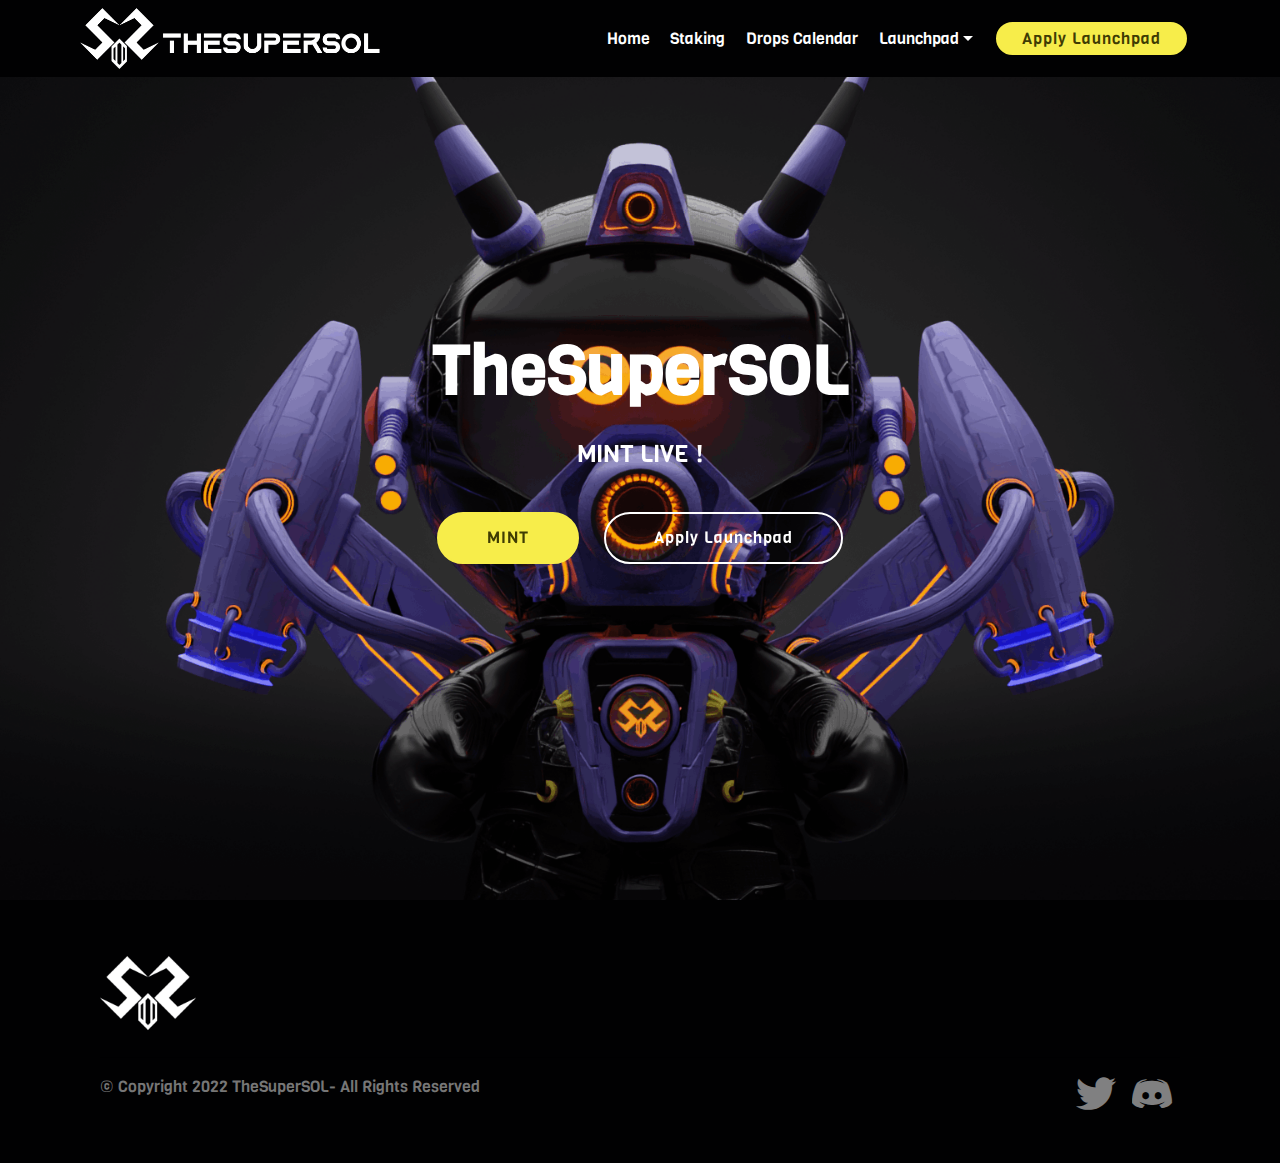
<file: Pass.html>
<!DOCTYPE html>
<html  >
<head>
  <!-- Site made with Mobirise Website Builder v4.12.4, https://mobirise.com -->
  <meta charset="UTF-8">
  <meta http-equiv="X-UA-Compatible" content="IE=edge">
  <meta name="generator" content="Mobirise v4.12.4, mobirise.com">
  <meta name="viewport" content="width=device-width, initial-scale=1, minimum-scale=1">
  <link rel="shortcut icon" href="assets/images/favicon.ico" type="image/x-icon">
  <meta name="description" content="Website Builder Description">
  
  
  <title>Pass</title>
  <link rel="stylesheet" href="assets/web/assets/mobirise-icons/mobirise-icons.css">
  <link rel="stylesheet" href="assets/bootstrap/css/bootstrap.min.css">
  <link rel="stylesheet" href="assets/bootstrap/css/bootstrap-grid.min.css">
  <link rel="stylesheet" href="assets/bootstrap/css/bootstrap-reboot.min.css">
  <link rel="stylesheet" href="assets/socicon/css/styles.css">
  <link rel="stylesheet" href="assets/tether/tether.min.css">
  <link rel="stylesheet" href="assets/dropdown/css/style.css">
  <link rel="stylesheet" href="assets/theme/css/style.css">
  <link rel="preload" as="style" href="assets/mobirise/css/mbr-additional.css"><link rel="stylesheet" href="assets/mobirise/css/mbr-additional.css" type="text/css">
  
  
  
</head>
<body>
  <section class="menu cid-qTkzRZLJNu" once="menu" id="menu1-s">

    

    <nav class="navbar navbar-expand beta-menu navbar-dropdown align-items-center navbar-fixed-top navbar-toggleable-sm">
        <button class="navbar-toggler navbar-toggler-right" type="button" data-toggle="collapse" data-target="#navbarSupportedContent" aria-controls="navbarSupportedContent" aria-expanded="false" aria-label="Toggle navigation">
            <div class="hamburger">
                <span></span>
                <span></span>
                <span></span>
                <span></span>
            </div>
        </button>
        <div class="menu-logo">
            <div class="navbar-brand">
                <span class="navbar-logo">
                    <a href="Staking.html">
                         <img src="assets/images/logo-website-1-594x120.png" alt="TheSuperSOL" title="" style="height: 3.8rem;">
                    </a>
                </span>
                
            </div>
        </div>
        <div class="collapse navbar-collapse" id="navbarSupportedContent">
            <ul class="navbar-nav nav-dropdown" data-app-modern-menu="true"><li class="nav-item">
                    <a class="nav-link link text-white text-primary display-4" href="index.html">Home</a>
                </li>
                <li class="nav-item">
                    <a class="nav-link link text-white display-4" href="Staking.html">
                        Staking</a>
                </li><li class="nav-item"><a class="nav-link link text-white display-4" href="Dropcalendar.html">Drops Calendar</a></li><li class="nav-item dropdown"><a class="nav-link link text-white dropdown-toggle display-4" href="https://mobirise.com" data-toggle="dropdown-submenu" aria-expanded="false">
                        Launchpad</a><div class="dropdown-menu"><a class="text-white dropdown-item display-4" href="Launchpad-info.html">Launchpad Info</a><a class="text-white dropdown-item display-4" href="Upcoming.html">Upcoming</a><a class="text-white dropdown-item display-4" href="Pass.html">Pass</a></div></li></ul>
            <div class="navbar-buttons mbr-section-btn"><a class="btn btn-sm btn-secondary display-4" href="index.html">
                    Apply Launchpad</a></div>
        </div>
    </nav>
</section>

<section class="engine"><a href="https://mobirise.info/x">css templates</a></section><section class="cid-t7IHNJD7gO mbr-fullscreen mbr-parallax-background" id="header2-t">

    

    

    <div class="container align-center">
        <div class="row justify-content-md-center">
            <div class="mbr-white col-md-10">
                <h1 class="mbr-section-title mbr-bold pb-3 mbr-fonts-style display-1">TheSuperSOL</h1>
                
                <p class="mbr-text pb-3 mbr-fonts-style display-5">MINT LIVE !</p>
                <div class="mbr-section-btn"><a class="btn btn-md btn-secondary display-4" href="https://thesupersol.vercel.app/" target="_blank">MINT</a>
                    <a class="btn btn-md btn-white-outline display-4" href="Pass.html">Apply Launchpad</a></div>
            </div>
        </div>
    </div>
    
</section>

<section class="cid-t7IHORW9FP" id="footer5-u">

    

    

    <div class="container">
        <div class="media-container-row">
            <div class="col-md-3">
                <div class="media-wrap">
                    <a href="Pass.html">
                       <img src="assets/images/logo512-512x512.png" alt="TheSuperSOL" title="">
                    </a>
                </div>
            </div>
            <div class="col-md-9">
                <p class="mbr-text align-right links mbr-fonts-style display-7"></p>
            </div>
        </div>
        <div class="footer-lower">
            <div class="media-container-row">
                <div class="col-md-12">
                    <hr>
                </div>
            </div>
            <div class="media-container-row mbr-white">
                <div class="col-md-6 copyright">
                    <p class="mbr-text mbr-fonts-style display-7">
                        © Copyright 2022 TheSuperSOL- All Rights Reserved
                    </p>
                </div>
                <div class="col-md-6">
                    <div class="social-list align-right">
                        <div class="soc-item">
                            <a href="https://twitter.com/The_SuperSol" target="_blank">
                                <span class="mbr-iconfont mbr-iconfont-social socicon-twitter socicon" style="color: rgb(255, 255, 255); fill: rgb(255, 255, 255); font-size: 40px;"></span>
                            </a>
                        </div>
                        <div class="soc-item">
                            <a href="https://discord.gg/4xCJHDDrbs" target="_blank">
                                <span class="mbr-iconfont mbr-iconfont-social socicon-discord socicon" style="font-size: 40px; color: rgb(255, 255, 255); fill: rgb(255, 255, 255);"></span>
                            </a>
                        </div>
                        
                        
                        
                        
                    </div>
                </div>
            </div>
        </div>
    </div>
</section>


  <script src="assets/web/assets/jquery/jquery.min.js"></script>
  <script src="assets/popper/popper.min.js"></script>
  <script src="assets/bootstrap/js/bootstrap.min.js"></script>
  <script src="assets/tether/tether.min.js"></script>
  <script src="assets/dropdown/js/nav-dropdown.js"></script>
  <script src="assets/dropdown/js/navbar-dropdown.js"></script>
  <script src="assets/touchswipe/jquery.touch-swipe.min.js"></script>
  <script src="assets/parallax/jarallax.min.js"></script>
  <script src="assets/smoothscroll/smooth-scroll.js"></script>
  <script src="assets/theme/js/script.js"></script>
  
  
</body>
</html>
</file>
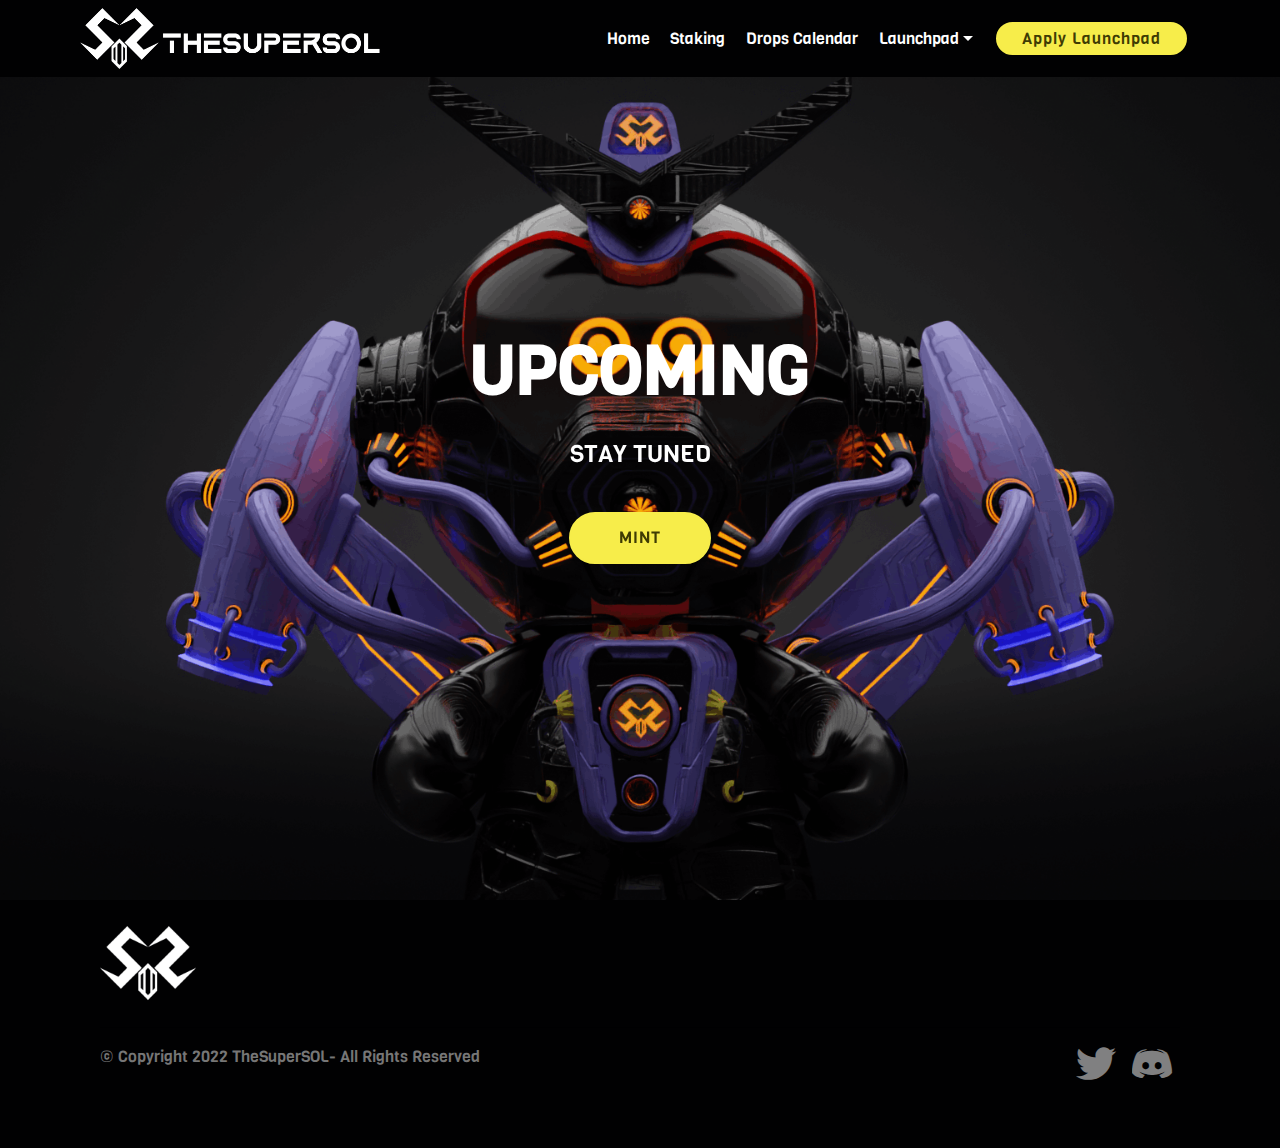
<file: Staking.html>
<!DOCTYPE html>
<html  >
<head>
  <!-- Site made with Mobirise Website Builder v4.12.4, https://mobirise.com -->
  <meta charset="UTF-8">
  <meta http-equiv="X-UA-Compatible" content="IE=edge">
  <meta name="generator" content="Mobirise v4.12.4, mobirise.com">
  <meta name="viewport" content="width=device-width, initial-scale=1, minimum-scale=1">
  <link rel="shortcut icon" href="assets/images/favicon.ico" type="image/x-icon">
  <meta name="description" content="Site Maker Description">
  
  
  <title>Staking</title>
  <link rel="stylesheet" href="assets/web/assets/mobirise-icons/mobirise-icons.css">
  <link rel="stylesheet" href="assets/bootstrap/css/bootstrap.min.css">
  <link rel="stylesheet" href="assets/bootstrap/css/bootstrap-grid.min.css">
  <link rel="stylesheet" href="assets/bootstrap/css/bootstrap-reboot.min.css">
  <link rel="stylesheet" href="assets/socicon/css/styles.css">
  <link rel="stylesheet" href="assets/tether/tether.min.css">
  <link rel="stylesheet" href="assets/dropdown/css/style.css">
  <link rel="stylesheet" href="assets/theme/css/style.css">
  <link rel="preload" as="style" href="assets/mobirise/css/mbr-additional.css"><link rel="stylesheet" href="assets/mobirise/css/mbr-additional.css" type="text/css">
  
  
  
</head>
<body>
  <section class="menu cid-qTkzRZLJNu" once="menu" id="menu1-e">

    

    <nav class="navbar navbar-expand beta-menu navbar-dropdown align-items-center navbar-fixed-top navbar-toggleable-sm">
        <button class="navbar-toggler navbar-toggler-right" type="button" data-toggle="collapse" data-target="#navbarSupportedContent" aria-controls="navbarSupportedContent" aria-expanded="false" aria-label="Toggle navigation">
            <div class="hamburger">
                <span></span>
                <span></span>
                <span></span>
                <span></span>
            </div>
        </button>
        <div class="menu-logo">
            <div class="navbar-brand">
                <span class="navbar-logo">
                    <a href="Staking.html">
                         <img src="assets/images/logo-website-1-594x120.png" alt="TheSuperSOL" title="" style="height: 3.8rem;">
                    </a>
                </span>
                
            </div>
        </div>
        <div class="collapse navbar-collapse" id="navbarSupportedContent">
            <ul class="navbar-nav nav-dropdown" data-app-modern-menu="true"><li class="nav-item">
                    <a class="nav-link link text-white text-primary display-4" href="index.html">Home</a>
                </li>
                <li class="nav-item">
                    <a class="nav-link link text-white display-4" href="Staking.html">
                        Staking</a>
                </li><li class="nav-item"><a class="nav-link link text-white display-4" href="Dropcalendar.html">Drops Calendar</a></li><li class="nav-item dropdown"><a class="nav-link link text-white dropdown-toggle display-4" href="https://mobirise.com" data-toggle="dropdown-submenu" aria-expanded="false">
                        Launchpad</a><div class="dropdown-menu"><a class="text-white dropdown-item display-4" href="Launchpad-info.html">Launchpad Info</a><a class="text-white dropdown-item display-4" href="Upcoming.html">Upcoming</a><a class="text-white dropdown-item display-4" href="Pass.html">Pass</a></div></li></ul>
            <div class="navbar-buttons mbr-section-btn"><a class="btn btn-sm btn-secondary display-4" href="index.html">
                    Apply Launchpad</a></div>
        </div>
    </nav>
</section>

<section class="engine"><a href="https://mobirise.info/n">simple site templates</a></section><section class="cid-t7Iz4DuT6S mbr-fullscreen mbr-parallax-background" id="header2-g">

    

    

    <div class="container align-center">
        <div class="row justify-content-md-center">
            <div class="mbr-white col-md-10">
                <h1 class="mbr-section-title mbr-bold pb-3 mbr-fonts-style display-1">
                    UPCOMING</h1>
                
                <p class="mbr-text pb-3 mbr-fonts-style display-5">STAY TUNED</p>
                <div class="mbr-section-btn"><a class="btn btn-md btn-secondary display-4" href="https://thesupersol.vercel.app/" target="_blank">MINT</a></div>
            </div>
        </div>
    </div>
    
</section>

<section class="cid-t7IznK8MXY" id="footer5-h">

    

    

    <div class="container">
        <div class="media-container-row">
            <div class="col-md-3">
                <div class="media-wrap">
                    <a href="Staking.html">
                       <img src="assets/images/logo512-512x512.png" alt="TheSuperSOL" title="">
                    </a>
                </div>
            </div>
            <div class="col-md-9">
                <p class="mbr-text align-right links mbr-fonts-style display-7"></p>
            </div>
        </div>
        <div class="footer-lower">
            <div class="media-container-row">
                <div class="col-md-12">
                    <hr>
                </div>
            </div>
            <div class="media-container-row mbr-white">
                <div class="col-md-6 copyright">
                    <p class="mbr-text mbr-fonts-style display-7">
                        © Copyright 2022 TheSuperSOL- All Rights Reserved
                    </p>
                </div>
                <div class="col-md-6">
                    <div class="social-list align-right">
                        <div class="soc-item">
                            <a href="https://twitter.com/The_SuperSol" target="_blank">
                                <span class="mbr-iconfont mbr-iconfont-social socicon-twitter socicon" style="color: rgb(255, 255, 255); fill: rgb(255, 255, 255); font-size: 40px;"></span>
                            </a>
                        </div>
                        <div class="soc-item">
                            <a href="https://discord.gg/4xCJHDDrbs" target="_blank">
                                <span class="mbr-iconfont mbr-iconfont-social socicon-discord socicon" style="font-size: 40px; color: rgb(255, 255, 255); fill: rgb(255, 255, 255);"></span>
                            </a>
                        </div>
                        
                        
                        
                        
                    </div>
                </div>
            </div>
        </div>
    </div>
</section>


  <script src="assets/web/assets/jquery/jquery.min.js"></script>
  <script src="assets/popper/popper.min.js"></script>
  <script src="assets/bootstrap/js/bootstrap.min.js"></script>
  <script src="assets/tether/tether.min.js"></script>
  <script src="assets/dropdown/js/nav-dropdown.js"></script>
  <script src="assets/dropdown/js/navbar-dropdown.js"></script>
  <script src="assets/touchswipe/jquery.touch-swipe.min.js"></script>
  <script src="assets/parallax/jarallax.min.js"></script>
  <script src="assets/smoothscroll/smooth-scroll.js"></script>
  <script src="assets/theme/js/script.js"></script>
  
  
</body>
</html>
</file>
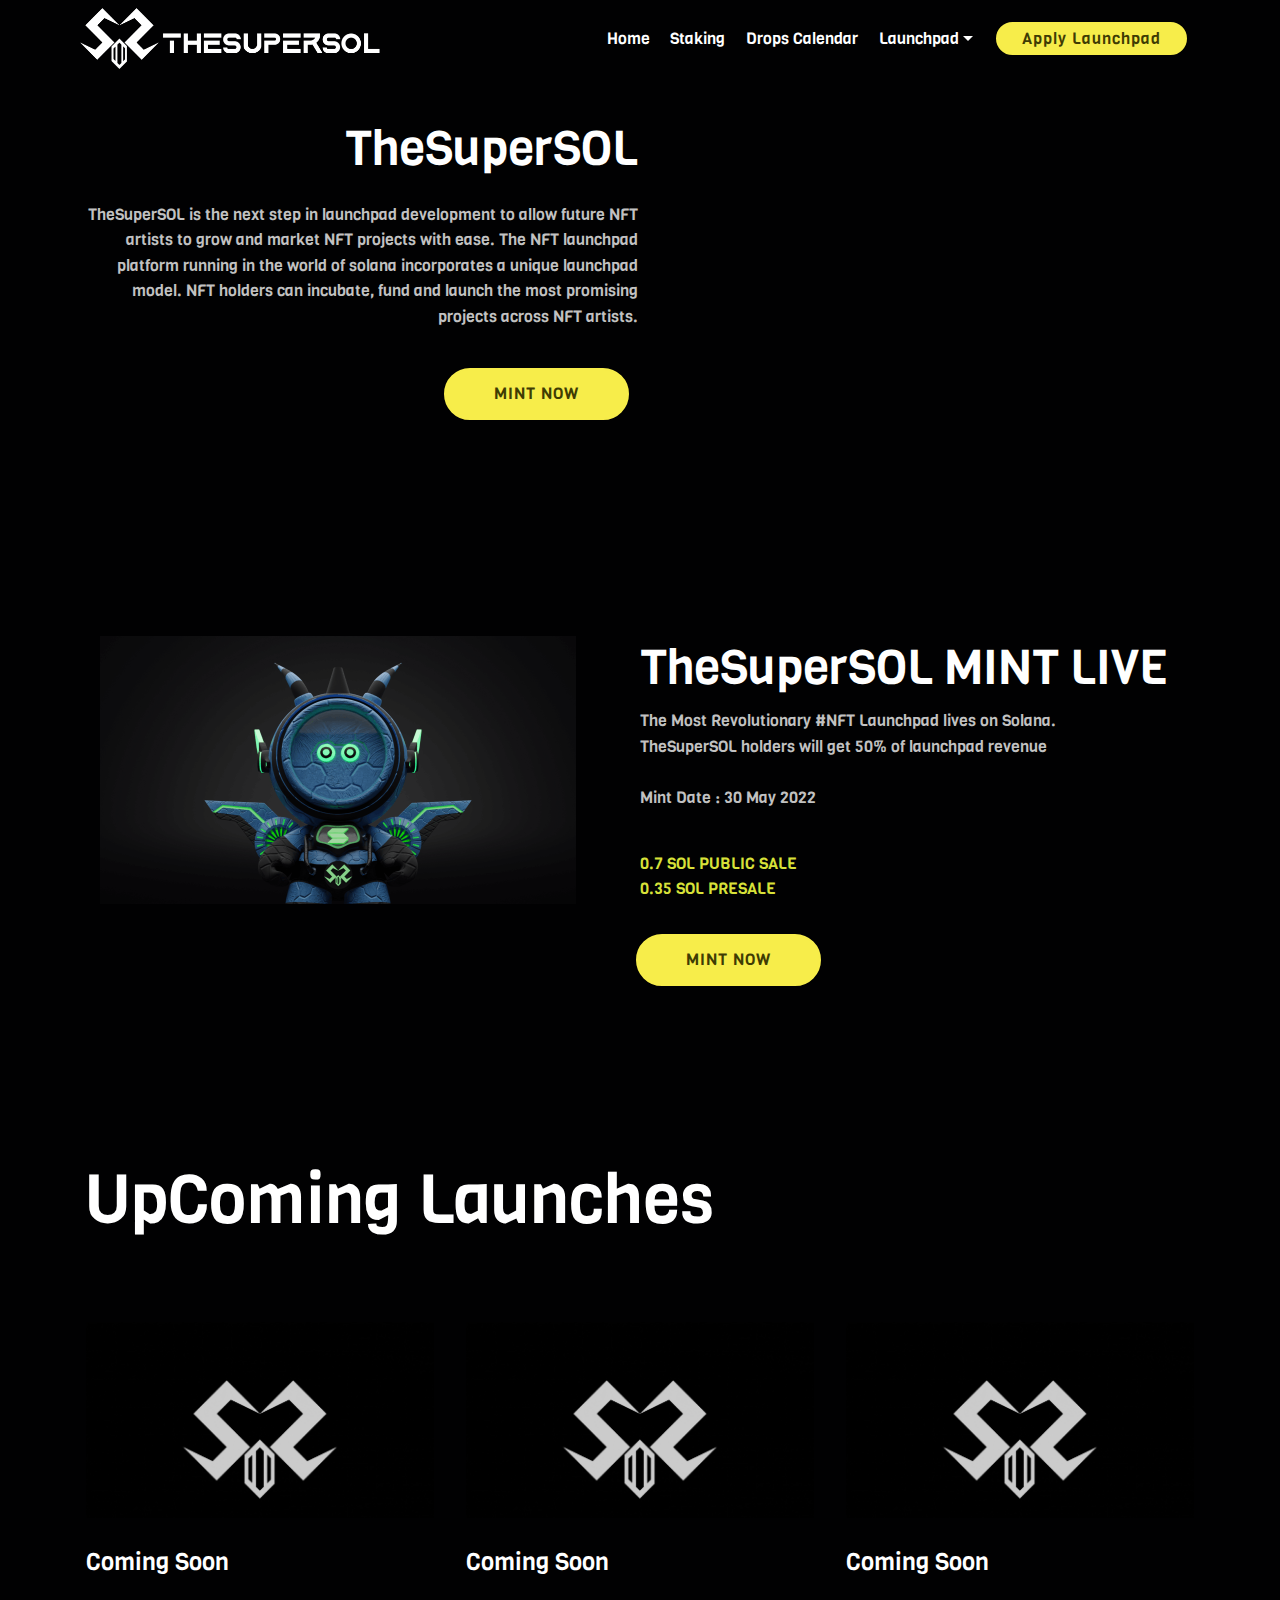
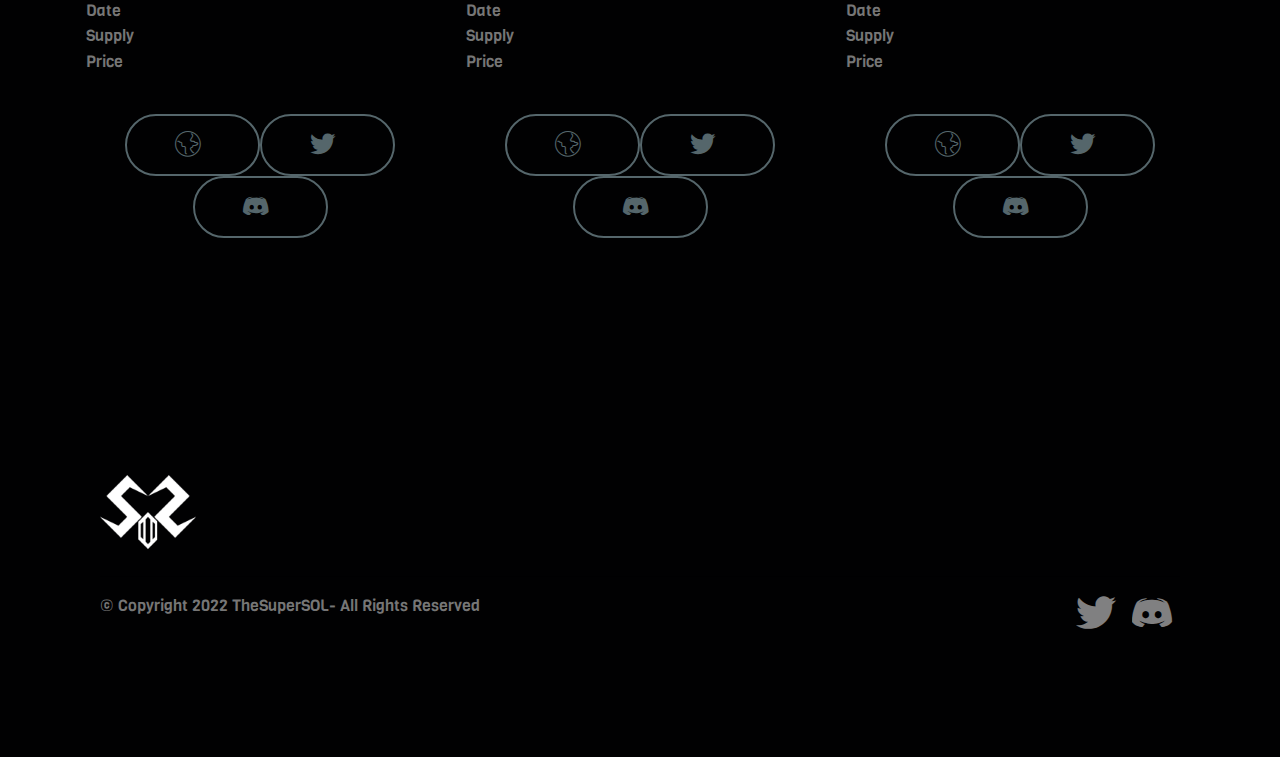
<file: Upcoming.html>
<!DOCTYPE html>
<html  >
<head>
  <!-- Site made with Mobirise Website Builder v4.12.4, https://mobirise.com -->
  <meta charset="UTF-8">
  <meta http-equiv="X-UA-Compatible" content="IE=edge">
  <meta name="generator" content="Mobirise v4.12.4, mobirise.com">
  <meta name="viewport" content="width=device-width, initial-scale=1, minimum-scale=1">
  <link rel="shortcut icon" href="assets/images/favicon.ico" type="image/x-icon">
  <meta name="description" content="Web Page Builder Description">
  
  
  <title>Upcoming</title>
  <link rel="stylesheet" href="assets/web/assets/mobirise-icons/mobirise-icons.css">
  <link rel="stylesheet" href="assets/bootstrap/css/bootstrap.min.css">
  <link rel="stylesheet" href="assets/bootstrap/css/bootstrap-grid.min.css">
  <link rel="stylesheet" href="assets/bootstrap/css/bootstrap-reboot.min.css">
  <link rel="stylesheet" href="assets/tether/tether.min.css">
  <link rel="stylesheet" href="assets/dropdown/css/style.css">
  <link rel="stylesheet" href="assets/socicon/css/styles.css">
  <link rel="stylesheet" href="assets/theme/css/style.css">
  <link rel="preload" as="style" href="assets/mobirise/css/mbr-additional.css"><link rel="stylesheet" href="assets/mobirise/css/mbr-additional.css" type="text/css">
  
  
  
</head>
<body>
  <section class="menu cid-qTkzRZLJNu" once="menu" id="menu1-p">

    

    <nav class="navbar navbar-expand beta-menu navbar-dropdown align-items-center navbar-fixed-top navbar-toggleable-sm">
        <button class="navbar-toggler navbar-toggler-right" type="button" data-toggle="collapse" data-target="#navbarSupportedContent" aria-controls="navbarSupportedContent" aria-expanded="false" aria-label="Toggle navigation">
            <div class="hamburger">
                <span></span>
                <span></span>
                <span></span>
                <span></span>
            </div>
        </button>
        <div class="menu-logo">
            <div class="navbar-brand">
                <span class="navbar-logo">
                    <a href="Staking.html">
                         <img src="assets/images/logo-website-1-594x120.png" alt="TheSuperSOL" title="" style="height: 3.8rem;">
                    </a>
                </span>
                
            </div>
        </div>
        <div class="collapse navbar-collapse" id="navbarSupportedContent">
            <ul class="navbar-nav nav-dropdown" data-app-modern-menu="true"><li class="nav-item">
                    <a class="nav-link link text-white text-primary display-4" href="index.html">Home</a>
                </li>
                <li class="nav-item">
                    <a class="nav-link link text-white display-4" href="Staking.html">
                        Staking</a>
                </li><li class="nav-item"><a class="nav-link link text-white display-4" href="Dropcalendar.html">Drops Calendar</a></li><li class="nav-item dropdown"><a class="nav-link link text-white dropdown-toggle display-4" href="https://mobirise.com" data-toggle="dropdown-submenu" aria-expanded="false">
                        Launchpad</a><div class="dropdown-menu"><a class="text-white dropdown-item display-4" href="Launchpad-info.html">Launchpad Info</a><a class="text-white dropdown-item display-4" href="Upcoming.html">Upcoming</a><a class="text-white dropdown-item display-4" href="Pass.html">Pass</a></div></li></ul>
            <div class="navbar-buttons mbr-section-btn"><a class="btn btn-sm btn-secondary display-4" href="index.html">
                    Apply Launchpad</a></div>
        </div>
    </nav>
</section>

<section class="engine"><a href="https://mobirise.info/q">free responsive web templates</a></section><section class="header7 cid-t7IFLtYiam" id="header7-r">

    

    

    <div class="container">
        <div class="media-container-row">

            <div class="media-content align-right">
                <h1 class="mbr-section-title mbr-white pb-3 mbr-fonts-style display-2">TheSuperSOL</h1>
                <div class="mbr-section-text mbr-white pb-3">
                    <p class="mbr-text mbr-fonts-style display-7">TheSuperSOL is the next step in launchpad development to allow future NFT artists to grow and market NFT projects with ease. The NFT launchpad platform running in the world of solana incorporates a unique launchpad model. NFT holders can incubate, fund and launch the most promising projects across NFT artists.
                    </p>
                </div>
                <div class="mbr-section-btn"><a class="btn btn-md btn-success display-4" href="https://thesupersol.vercel.app/" target="_blank">MINT NOW</a></div>
            </div>

            <div class="mbr-figure" style="width: 95%;"><iframe class="mbr-embedded-video" src="https://www.youtube.com/embed/KE_2iUKYOYE?rel=0&amp;amp;showinfo=0&amp;autoplay=1&amp;loop=0" width="1280" height="720" frameborder="0" allowfullscreen></iframe></div>

        </div>
    </div>
</section>

<section class="services2 cid-t7TZwSYnTM" id="services2-11">
    <!---->
    
    <!---->
    <!--Overlay-->
    
    <!--Container-->
    <div class="container">
        <div class="col-md-12">
            <div class="media-container-row">
                <div class="mbr-figure" style="width: 50%;">
                    <img src="assets/images/3-952x536.png" alt="Mobirise" title="">
                </div>
                <div class="align-left aside-content">
                    <h2 class="mbr-title pt-2 mbr-fonts-style display-2">TheSuperSOL MINT LIVE</h2>
                    <div class="mbr-section-text">
                        <p class="mbr-text text1 pt-2 mbr-light mbr-fonts-style display-7">The Most Revolutionary #NFT Launchpad lives on Solana.
<br>TheSuperSOL holders will get 50% of launchpad revenue<br><br>Mint Date : 30 May 2022</p>
                        <p class="mbr-text text2 pt-4 mbr-light mbr-fonts-style display-7">0.7 SOL PUBLIC SALE<br>0.35 SOL PRESALE</p>
                    </div>
                    <!--Btn-->
                    <div class="mbr-section-btn pt-3 align-left"><a href="https://mobiri.se" class="btn btn-secondary display-4">
                            MINT NOW</a></div>
                </div>
            </div>
        </div>
    </div>
</section>

<section class="services1 cid-t7TYwz1cdI" id="services1-z">
    <!---->
    
    <!---->
    <!--Overlay-->
    
    <!--Container-->
    <div class="container">
        <div class="row justify-content-center">
            <!--Titles-->
            <div class="title pb-5 col-12">
                <h2 class="align-left pb-3 mbr-fonts-style display-1">UpComing Launches</h2>
                
            </div>
            <!--Card-1-->
            <div class="card col-12 col-md-6 p-3 col-lg-4">
                <div class="card-wrapper">
                    <div class="card-img">
                        <img src="assets/images/presentasi-teknologi-5g-elemen-3d-biru-1.gif" alt="Mobirise" title="">
                    </div>
                    <div class="card-box">
                        <h4 class="card-title mbr-fonts-style display-5">
                            Coming Soon</h4>
                        <p class="mbr-text mbr-fonts-style display-7">Date<br>Supply<br>Price</p>
                        <!--Btn-->
                        <div class="mbr-section-btn align-center"><a href="Upcoming.html" class="btn btn-warning-outline display-7"><span class="mbri-globe mbr-iconfont mbr-iconfont-btn"></span></a> <a href="Upcoming.html" class="btn btn-warning-outline display-7"><span class="socicon socicon-twitter mbr-iconfont mbr-iconfont-btn"></span></a> <a href="Upcoming.html" class="btn btn-warning-outline display-7"><span class="socicon socicon-discord mbr-iconfont mbr-iconfont-btn"></span></a></div>
                    </div>
                </div>
            </div>
            <!--Card-2-->
            <div class="card col-12 col-md-6 p-3 col-lg-4">
                <div class="card-wrapper">
                    <div class="card-img">
                        <img src="assets/images/presentasi-teknologi-5g-elemen-3d-biru-1.gif" alt="Mobirise" title="">
                    </div>
                    <div class="card-box">
                        <h4 class="card-title mbr-fonts-style display-5">Coming Soon</h4>
                        <p class="mbr-text mbr-fonts-style display-7">Date
<br>Supply
<br>Price</p>
                        <!--Btn-->
                        <div class="mbr-section-btn align-center"><a href="Upcoming.html" class="btn btn-warning-outline display-7"><span class="mbri-globe mbr-iconfont mbr-iconfont-btn"></span></a> <a href="Upcoming.html" class="btn btn-warning-outline display-7"><span class="socicon socicon-twitter mbr-iconfont mbr-iconfont-btn"></span></a> <a href="Upcoming.html" class="btn btn-warning-outline display-7"><span class="socicon socicon-discord mbr-iconfont mbr-iconfont-btn"></span></a></div>
                    </div>
                </div>
            </div>
            <!--Card-3-->
            <div class="card col-12 col-md-6 p-3 col-lg-4 last-child">
                <div class="card-wrapper">
                    <div class="card-img">
                        <img src="assets/images/presentasi-teknologi-5g-elemen-3d-biru-1.gif" alt="Mobirise" title="">
                    </div>
                    <div class="card-box">
                        <h4 class="card-title mbr-fonts-style display-5">Coming Soon</h4>
                        <p class="mbr-text mbr-fonts-style display-7">Date
<br>Supply
<br>Price</p>
                        <!--Btn-->
                        <div class="mbr-section-btn align-center"><a href="Upcoming.html" class="btn btn-warning-outline display-4"><span class="mbri-globe mbr-iconfont mbr-iconfont-btn"></span></a> <a href="Upcoming.html" class="btn btn-warning-outline display-4"><span class="socicon socicon-twitter mbr-iconfont mbr-iconfont-btn"></span></a> <a href="Upcoming.html" class="btn btn-warning-outline display-4"><span class="socicon socicon-discord mbr-iconfont mbr-iconfont-btn"></span></a></div>
                    </div>
                </div>
            </div>
            <!--Card-4-->
            
        </div>
    </div>
</section>

<section class="cid-t7IFFG4iqj" id="footer5-q">

    

    

    <div class="container">
        <div class="media-container-row">
            <div class="col-md-3">
                <div class="media-wrap">
                    <a href="Upcoming.html">
                       <img src="assets/images/logo512-512x512.png" alt="TheSuperSOL" title="">
                    </a>
                </div>
            </div>
            <div class="col-md-9">
                <p class="mbr-text align-right links mbr-fonts-style display-7"></p>
            </div>
        </div>
        <div class="footer-lower">
            <div class="media-container-row">
                <div class="col-md-12">
                    <hr>
                </div>
            </div>
            <div class="media-container-row mbr-white">
                <div class="col-md-6 copyright">
                    <p class="mbr-text mbr-fonts-style display-7">
                        © Copyright 2022 TheSuperSOL- All Rights Reserved
                    </p>
                </div>
                <div class="col-md-6">
                    <div class="social-list align-right">
                        <div class="soc-item">
                            <a href="https://twitter.com/The_SuperSol" target="_blank">
                                <span class="mbr-iconfont mbr-iconfont-social socicon-twitter socicon" style="color: rgb(255, 255, 255); fill: rgb(255, 255, 255); font-size: 40px;"></span>
                            </a>
                        </div>
                        <div class="soc-item">
                            <a href="https://discord.gg/4xCJHDDrbs" target="_blank">
                                <span class="mbr-iconfont mbr-iconfont-social socicon-discord socicon" style="font-size: 40px; color: rgb(255, 255, 255); fill: rgb(255, 255, 255);"></span>
                            </a>
                        </div>
                        
                        
                        
                        
                    </div>
                </div>
            </div>
        </div>
    </div>
</section>


  <script src="assets/web/assets/jquery/jquery.min.js"></script>
  <script src="assets/popper/popper.min.js"></script>
  <script src="assets/bootstrap/js/bootstrap.min.js"></script>
  <script src="assets/tether/tether.min.js"></script>
  <script src="assets/smoothscroll/smooth-scroll.js"></script>
  <script src="assets/dropdown/js/nav-dropdown.js"></script>
  <script src="assets/dropdown/js/navbar-dropdown.js"></script>
  <script src="assets/touchswipe/jquery.touch-swipe.min.js"></script>
  <script src="assets/theme/js/script.js"></script>
  
  
</body>
</html>
</file>
<file: assets/web/assets/mobirise-icons-bold/mobirise-icons-bold.css>
@font-face {
  font-family: 'mobirise-icons-bold';
  font-display: swap;
  src:  url('mobirise-icons-bold.eot?m1l4yr');
  src:  url('mobirise-icons-bold.eot?m1l4yr#iefix') format('embedded-opentype'),
    url('mobirise-icons-bold.ttf?m1l4yr') format('truetype'),
    url('mobirise-icons-bold.woff?m1l4yr') format('woff'),
    url('mobirise-icons-bold.svg?m1l4yr#mobirise-icons-bold') format('svg');
  font-weight: normal;
  font-style: normal;
}

[class^="mbrib-"], [class*="mbrib-"] {
  /* use !important to prevent issues with browser extensions that change fonts */
  font-family: 'mobirise-icons-bold' !important;
  speak: none;
  font-style: normal;
  font-weight: normal;
  font-variant: normal;
  text-transform: none;
  line-height: 1;

  /* Better Font Rendering =========== */
  -webkit-font-smoothing: antialiased;
  -moz-osx-font-smoothing: grayscale;
}

.mbrib-add-submenu:before {
  content: "\e900";
}
.mbrib-alert:before {
  content: "\e901";
}
.mbrib-align-center:before {
  content: "\e902";
}
.mbrib-align-justify:before {
  content: "\e903";
}
.mbrib-align-left:before {
  content: "\e904";
}
.mbrib-align-right:before {
  content: "\e905";
}
.mbrib-android:before {
  content: "\e906";
}
.mbrib-apple:before {
  content: "\e907";
}
.mbrib-arrow-down:before {
  content: "\e908";
}
.mbrib-arrow-next:before {
  content: "\e909";
}
.mbrib-arrow-prev:before {
  content: "\e90a";
}
.mbrib-arrow-up:before {
  content: "\e90b";
}
.mbrib-bold:before {
  content: "\e90c";
}
.mbrib-bookmark:before {
  content: "\e90d";
}
.mbrib-bootstrap:before {
  content: "\e90e";
}
.mbrib-briefcase:before {
  content: "\e90f";
}
.mbrib-browse:before {
  content: "\e910";
}
.mbrib-bulleted-list:before {
  content: "\e911";
}
.mbrib-calendar:before {
  content: "\e912";
}
.mbrib-camera:before {
  content: "\e913";
}
.mbrib-cart-add:before {
  content: "\e914";
}
.mbrib-cart-full:before {
  content: "\e915";
}
.mbrib-cash:before {
  content: "\e916";
}
.mbrib-change-style:before {
  content: "\e917";
}
.mbrib-chat:before {
  content: "\e918";
}
.mbrib-clock:before {
  content: "\e919";
}
.mbrib-close:before {
  content: "\e91a";
}
.mbrib-cloud:before {
  content: "\e91b";
}
.mbrib-code:before {
  content: "\e91c";
}
.mbrib-contact-form:before {
  content: "\e91d";
}
.mbrib-credit-card:before {
  content: "\e91e";
}
.mbrib-cursor-click:before {
  content: "\e91f";
}
.mbrib-cust-feedback:before {
  content: "\e920";
}
.mbrib-database:before {
  content: "\e921";
}
.mbrib-delivery:before {
  content: "\e922";
}
.mbrib-desktop:before {
  content: "\e923";
}
.mbrib-devices:before {
  content: "\e924";
}
.mbrib-down:before {
  content: "\e925";
}
.mbrib-download:before {
  content: "\e926";
}
.mbrib-drag-n-drop:before {
  content: "\e927";
}
.mbrib-drag-n-drop2:before {
  content: "\e928";
}
.mbrib-edit:before {
  content: "\e929";
}
.mbrib-edit2:before {
  content: "\e92a";
}
.mbrib-error:before {
  content: "\e92b";
}
.mbrib-extension:before {
  content: "\e92c";
}
.mbrib-features:before {
  content: "\e92d";
}
.mbrib-file:before {
  content: "\e92e";
}
.mbrib-flag:before {
  content: "\e92f";
}
.mbrib-folder:before {
  content: "\e930";
}
.mbrib-gift:before {
  content: "\e931";
}
.mbrib-github:before {
  content: "\e932";
}
.mbrib-globe-2:before {
  content: "\e933";
}
.mbrib-globe:before {
  content: "\e934";
}
.mbrib-growing-chart:before {
  content: "\e935";
}
.mbrib-hearth:before {
  content: "\e936";
}
.mbrib-help:before {
  content: "\e937";
}
.mbrib-home:before {
  content: "\e938";
}
.mbrib-hot-cup:before {
  content: "\e939";
}
.mbrib-idea:before {
  content: "\e93a";
}
.mbrib-image-gallery:before {
  content: "\e93b";
}
.mbrib-image-slider:before {
  content: "\e93c";
}
.mbrib-info:before {
  content: "\e93d";
}
.mbrib-italic:before {
  content: "\e93e";
}
.mbrib-key:before {
  content: "\e93f";
}
.mbrib-laptop:before {
  content: "\e940";
}
.mbrib-layers:before {
  content: "\e941";
}
.mbrib-left-right:before {
  content: "\e942";
}
.mbrib-left:before {
  content: "\e943";
}
.mbrib-letter:before {
  content: "\e944";
}
.mbrib-like:before {
  content: "\e945";
}
.mbrib-link:before {
  content: "\e946";
}
.mbrib-lock:before {
  content: "\e947";
}
.mbrib-login:before {
  content: "\e948";
}
.mbrib-logout:before {
  content: "\e949";
}
.mbrib-magic-stick:before {
  content: "\e94a";
}
.mbrib-map-pin:before {
  content: "\e94b";
}
.mbrib-menu:before {
  content: "\e94c";
}
.mbrib-mobile:before {
  content: "\e94d";
}
.mbrib-mobile2:before {
  content: "\e94e";
}
.mbrib-mobirise:before {
  content: "\e94f";
}
.mbrib-more-horizontal:before {
  content: "\e950";
}
.mbrib-more-vertical:before {
  content: "\e951";
}
.mbrib-music:before {
  content: "\e952";
}
.mbrib-new-file:before {
  content: "\e953";
}
.mbrib-numbered-list:before {
  content: "\e954";
}
.mbrib-opened-folder:before {
  content: "\e955";
}
.mbrib-pages:before {
  content: "\e956";
}
.mbrib-paper-plane:before {
  content: "\e957";
}
.mbrib-paperclip:before {
  content: "\e958";
}
.mbrib-photo:before {
  content: "\e959";
}
.mbrib-photos:before {
  content: "\e95a";
}
.mbrib-pin:before {
  content: "\e95b";
}
.mbrib-play:before {
  content: "\e95c";
}
.mbrib-plus:before {
  content: "\e95d";
}
.mbrib-preview:before {
  content: "\e95e";
}
.mbrib-print:before {
  content: "\e95f";
}
.mbrib-protect:before {
  content: "\e960";
}
.mbrib-question:before {
  content: "\e961";
}
.mbrib-quote-left:before {
  content: "\e962";
}
.mbrib-quote-right:before {
  content: "\e963";
}
.mbrib-redo:before {
  content: "\e964";
}
.mbrib-refresh:before {
  content: "\e965";
}
.mbrib-responsive:before {
  content: "\e966";
}
.mbrib-right:before {
  content: "\e967";
}
.mbrib-rocket:before {
  content: "\e968";
}
.mbrib-sad-face:before {
  content: "\e969";
}
.mbrib-sale:before {
  content: "\e96a";
}
.mbrib-save:before {
  content: "\e96b";
}
.mbrib-search:before {
  content: "\e96c";
}
.mbrib-setting:before {
  content: "\e96d";
}
.mbrib-setting2:before {
  content: "\e96e";
}
.mbrib-setting3:before {
  content: "\e96f";
}
.mbrib-share:before {
  content: "\e970";
}
.mbrib-shopping-bag:before {
  content: "\e971";
}
.mbrib-shopping-basket:before {
  content: "\e972";
}
.mbrib-shopping-cart:before {
  content: "\e973";
}
.mbrib-sites:before {
  content: "\e974";
}
.mbrib-smile-face:before {
  content: "\e975";
}
.mbrib-speed:before {
  content: "\e976";
}
.mbrib-star:before {
  content: "\e977";
}
.mbrib-success:before {
  content: "\e978";
}
.mbrib-sun:before {
  content: "\e979";
}
.mbrib-sun2:before {
  content: "\e97a";
}
.mbrib-tablet-vertical:before {
  content: "\e97b";
}
.mbrib-tablet:before {
  content: "\e97c";
}
.mbrib-target:before {
  content: "\e97d";
}
.mbrib-timer:before {
  content: "\e97e";
}
.mbrib-to-ftp:before {
  content: "\e97f";
}
.mbrib-to-local-drive:before {
  content: "\e980";
}
.mbrib-touch-swipe:before {
  content: "\e981";
}
.mbrib-touch:before {
  content: "\e982";
}
.mbrib-trash:before {
  content: "\e983";
}
.mbrib-underline:before {
  content: "\e984";
}
.mbrib-undo:before {
  content: "\e985";
}
.mbrib-unlink:before {
  content: "\e986";
}
.mbrib-unlock:before {
  content: "\e987";
}
.mbrib-up-down:before {
  content: "\e988";
}
.mbrib-up:before {
  content: "\e989";
}
.mbrib-update:before {
  content: "\e98a";
}
.mbrib-upload:before {
  content: "\e98b";
}
.mbrib-user:before {
  content: "\e98c";
}
.mbrib-user2:before {
  content: "\e98d";
}
.mbrib-users:before {
  content: "\e98e";
}
.mbrib-video-play:before {
  content: "\e98f";
}
.mbrib-video:before {
  content: "\e990";
}
.mbrib-watch:before {
  content: "\e991";
}
.mbrib-website-theme:before {
  content: "\e992";
}
.mbrib-wifi:before {
  content: "\e993";
}
.mbrib-windows:before {
  content: "\e994";
}
.mbrib-zoom-out:before {
  content: "\e995";
}
</file>
<file: assets/web/assets/mobirise-icons/mobirise-icons.css>
@font-face {
  font-family: 'MobiriseIcons';
  src:  url('mobirise-icons.eot?spat4u');
  src:  url('mobirise-icons.eot?spat4u#iefix') format('embedded-opentype'),
    url('mobirise-icons.ttf?spat4u') format('truetype'),
    url('mobirise-icons.woff?spat4u') format('woff'),
    url('mobirise-icons.svg?spat4u#MobiriseIcons') format('svg');
  font-weight: normal;
  font-style: normal;
  font-display: swap;
}

[class^="mbri-"], [class*=" mbri-"] {
  /* use !important to prevent issues with browser extensions that change fonts */
  font-family: MobiriseIcons !important;
  speak: none;
  font-style: normal;
  font-weight: normal;
  font-variant: normal;
  text-transform: none;
  line-height: 1;

  /* Better Font Rendering =========== */
  -webkit-font-smoothing: antialiased;
  -moz-osx-font-smoothing: grayscale;
}

.mbri-add-submenu:before {
  content: "\e900";
}
.mbri-alert:before {
  content: "\e901";
}
.mbri-align-center:before {
  content: "\e902";
}
.mbri-align-justify:before {
  content: "\e903";
}
.mbri-align-left:before {
  content: "\e904";
}
.mbri-align-right:before {
  content: "\e905";
}
.mbri-android:before {
  content: "\e906";
}
.mbri-apple:before {
  content: "\e907";
}
.mbri-arrow-down:before {
  content: "\e908";
}
.mbri-arrow-next:before {
  content: "\e909";
}
.mbri-arrow-prev:before {
  content: "\e90a";
}
.mbri-arrow-up:before {
  content: "\e90b";
}
.mbri-bold:before {
  content: "\e90c";
}
.mbri-bookmark:before {
  content: "\e90d";
}
.mbri-bootstrap:before {
  content: "\e90e";
}
.mbri-briefcase:before {
  content: "\e90f";
}
.mbri-browse:before {
  content: "\e910";
}
.mbri-bulleted-list:before {
  content: "\e911";
}
.mbri-calendar:before {
  content: "\e912";
}
.mbri-camera:before {
  content: "\e913";
}
.mbri-cart-add:before {
  content: "\e914";
}
.mbri-cart-full:before {
  content: "\e915";
}
.mbri-cash:before {
  content: "\e916";
}
.mbri-change-style:before {
  content: "\e917";
}
.mbri-chat:before {
  content: "\e918";
}
.mbri-clock:before {
  content: "\e919";
}
.mbri-close:before {
  content: "\e91a";
}
.mbri-cloud:before {
  content: "\e91b";
}
.mbri-code:before {
  content: "\e91c";
}
.mbri-contact-form:before {
  content: "\e91d";
}
.mbri-credit-card:before {
  content: "\e91e";
}
.mbri-cursor-click:before {
  content: "\e91f";
}
.mbri-cust-feedback:before {
  content: "\e920";
}
.mbri-database:before {
  content: "\e921";
}
.mbri-delivery:before {
  content: "\e922";
}
.mbri-desktop:before {
  content: "\e923";
}
.mbri-devices:before {
  content: "\e924";
}
.mbri-down:before {
  content: "\e925";
}
.mbri-download:before {
  content: "\e989";
}
.mbri-drag-n-drop:before {
  content: "\e927";
}
.mbri-drag-n-drop2:before {
  content: "\e928";
}
.mbri-edit:before {
  content: "\e929";
}
.mbri-edit2:before {
  content: "\e92a";
}
.mbri-error:before {
  content: "\e92b";
}
.mbri-extension:before {
  content: "\e92c";
}
.mbri-features:before {
  content: "\e92d";
}
.mbri-file:before {
  content: "\e92e";
}
.mbri-flag:before {
  content: "\e92f";
}
.mbri-folder:before {
  content: "\e930";
}
.mbri-gift:before {
  content: "\e931";
}
.mbri-github:before {
  content: "\e932";
}
.mbri-globe:before {
  content: "\e933";
}
.mbri-globe-2:before {
  content: "\e934";
}
.mbri-growing-chart:before {
  content: "\e935";
}
.mbri-hearth:before {
  content: "\e936";
}
.mbri-help:before {
  content: "\e937";
}
.mbri-home:before {
  content: "\e938";
}
.mbri-hot-cup:before {
  content: "\e939";
}
.mbri-idea:before {
  content: "\e93a";
}
.mbri-image-gallery:before {
  content: "\e93b";
}
.mbri-image-slider:before {
  content: "\e93c";
}
.mbri-info:before {
  content: "\e93d";
}
.mbri-italic:before {
  content: "\e93e";
}
.mbri-key:before {
  content: "\e93f";
}
.mbri-laptop:before {
  content: "\e940";
}
.mbri-layers:before {
  content: "\e941";
}
.mbri-left-right:before {
  content: "\e942";
}
.mbri-left:before {
  content: "\e943";
}
.mbri-letter:before {
  content: "\e944";
}
.mbri-like:before {
  content: "\e945";
}
.mbri-link:before {
  content: "\e946";
}
.mbri-lock:before {
  content: "\e947";
}
.mbri-login:before {
  content: "\e948";
}
.mbri-logout:before {
  content: "\e949";
}
.mbri-magic-stick:before {
  content: "\e94a";
}
.mbri-map-pin:before {
  content: "\e94b";
}
.mbri-menu:before {
  content: "\e94c";
}
.mbri-mobile:before {
  content: "\e94d";
}
.mbri-mobile2:before {
  content: "\e94e";
}
.mbri-mobirise:before {
  content: "\e94f";
}
.mbri-more-horizontal:before {
  content: "\e950";
}
.mbri-more-vertical:before {
  content: "\e951";
}
.mbri-music:before {
  content: "\e952";
}
.mbri-new-file:before {
  content: "\e953";
}
.mbri-numbered-list:before {
  content: "\e954";
}
.mbri-opened-folder:before {
  content: "\e955";
}
.mbri-pages:before {
  content: "\e956";
}
.mbri-paper-plane:before {
  content: "\e957";
}
.mbri-paperclip:before {
  content: "\e958";
}
.mbri-photo:before {
  content: "\e959";
}
.mbri-photos:before {
  content: "\e95a";
}
.mbri-pin:before {
  content: "\e95b";
}
.mbri-play:before {
  content: "\e95c";
}
.mbri-plus:before {
  content: "\e95d";
}
.mbri-preview:before {
  content: "\e95e";
}
.mbri-print:before {
  content: "\e95f";
}
.mbri-protect:before {
  content: "\e960";
}
.mbri-question:before {
  content: "\e961";
}
.mbri-quote-left:before {
  content: "\e962";
}
.mbri-quote-right:before {
  content: "\e963";
}
.mbri-refresh:before {
  content: "\e964";
}
.mbri-responsive:before {
  content: "\e965";
}
.mbri-right:before {
  content: "\e966";
}
.mbri-rocket:before {
  content: "\e967";
}
.mbri-sad-face:before {
  content: "\e968";
}
.mbri-sale:before {
  content: "\e969";
}
.mbri-save:before {
  content: "\e96a";
}
.mbri-search:before {
  content: "\e96b";
}
.mbri-setting:before {
  content: "\e96c";
}
.mbri-setting2:before {
  content: "\e96d";
}
.mbri-setting3:before {
  content: "\e96e";
}
.mbri-share:before {
  content: "\e96f";
}
.mbri-shopping-bag:before {
  content: "\e970";
}
.mbri-shopping-basket:before {
  content: "\e971";
}
.mbri-shopping-cart:before {
  content: "\e972";
}
.mbri-sites:before {
  content: "\e973";
}
.mbri-smile-face:before {
  content: "\e974";
}
.mbri-speed:before {
  content: "\e975";
}
.mbri-star:before {
  content: "\e976";
}
.mbri-success:before {
  content: "\e977";
}
.mbri-sun:before {
  content: "\e978";
}
.mbri-sun2:before {
  content: "\e979";
}
.mbri-tablet:before {
  content: "\e97a";
}
.mbri-tablet-vertical:before {
  content: "\e97b";
}
.mbri-target:before {
  content: "\e97c";
}
.mbri-timer:before {
  content: "\e97d";
}
.mbri-to-ftp:before {
  content: "\e97e";
}
.mbri-to-local-drive:before {
  content: "\e97f";
}
.mbri-touch-swipe:before {
  content: "\e980";
}
.mbri-touch:before {
  content: "\e981";
}
.mbri-trash:before {
  content: "\e982";
}
.mbri-underline:before {
  content: "\e983";
}
.mbri-unlink:before {
  content: "\e984";
}
.mbri-unlock:before {
  content: "\e985";
}
.mbri-up-down:before {
  content: "\e986";
}
.mbri-up:before {
  content: "\e987";
}
.mbri-update:before {
  content: "\e988";
}
.mbri-upload:before {
 content: "\e926"; 
}
.mbri-user:before {
  content: "\e98a";
}
.mbri-user2:before {
  content: "\e98b";
}
.mbri-users:before {
  content: "\e98c";
}
.mbri-video:before {
  content: "\e98d";
}
.mbri-video-play:before {
  content: "\e98e";
}
.mbri-watch:before {
  content: "\e98f";
}
.mbri-website-theme:before {
  content: "\e990";
}
.mbri-wifi:before {
  content: "\e991";
}
.mbri-windows:before {
  content: "\e992";
}
.mbri-zoom-out:before {
  content: "\e993";
}
.mbri-redo:before {
  content: "\e994";
}
.mbri-undo:before {
  content: "\e995";
}
</file>
<file: assets/dropdown/css/style.css>
.navbar-dropdown {
  left: 0;
  padding: 0;
  position: absolute;
  right: 0;
  top: 0;
  transition: all 0.45s ease;
  z-index: 1030;
  background: #282828; }
  .navbar-dropdown .navbar-logo {
    margin-right: 0.8rem;
    transition: margin 0.3s ease-in-out;
    vertical-align: middle; }
    .navbar-dropdown .navbar-logo img {
      height: 3.125rem;
      transition: all 0.3s ease-in-out; }
    .navbar-dropdown .navbar-logo.mbr-iconfont {
      font-size: 3.125rem;
      line-height: 3.125rem; }
  .navbar-dropdown .navbar-caption {
    font-weight: 700;
    white-space: normal;
    vertical-align: -4px;
    line-height: 3.125rem !important; }
    .navbar-dropdown .navbar-caption, .navbar-dropdown .navbar-caption:hover {
      color: inherit;
      text-decoration: none; }
  .navbar-dropdown .mbr-iconfont + .navbar-caption {
    vertical-align: -1px; }
  .navbar-dropdown.navbar-fixed-top {
    position: fixed; }
  .navbar-dropdown .navbar-brand span {
    vertical-align: -4px; }
  .navbar-dropdown.bg-color.transparent {
    background: none; }
  .navbar-dropdown.navbar-short .navbar-brand {
    padding: 0.625rem 0; }
    .navbar-dropdown.navbar-short .navbar-brand span {
      vertical-align: -1px; }
  .navbar-dropdown.navbar-short .navbar-caption {
    line-height: 2.375rem !important;
    vertical-align: -2px; }
  .navbar-dropdown.navbar-short .navbar-logo {
    margin-right: 0.5rem; }
    .navbar-dropdown.navbar-short .navbar-logo img {
      height: 2.375rem; }
    .navbar-dropdown.navbar-short .navbar-logo.mbr-iconfont {
      font-size: 2.375rem;
      line-height: 2.375rem; }
  .navbar-dropdown.navbar-short .mbr-table-cell {
    height: 3.625rem; }
  .navbar-dropdown .navbar-close {
    left: 0.6875rem;
    position: fixed;
    top: 0.75rem;
    z-index: 1000; }
  .navbar-dropdown .hamburger-icon {
    content: "";
    display: inline-block;
    vertical-align: middle;
    width: 16px;
    -webkit-box-shadow: 0 -6px 0 1px #282828,0 0 0 1px #282828,0 6px 0 1px #282828;
    -moz-box-shadow: 0 -6px 0 1px #282828,0 0 0 1px #282828,0 6px 0 1px #282828;
    box-shadow: 0 -6px 0 1px #282828,0 0 0 1px #282828,0 6px 0 1px #282828; }

.dropdown-menu .dropdown-toggle[data-toggle="dropdown-submenu"]::after {
  border-bottom: 0.35em solid transparent;
  border-left: 0.35em solid;
  border-right: 0;
  border-top: 0.35em solid transparent;
  margin-left: 0.3rem; }

.dropdown-menu .dropdown-item:focus {
  outline: 0; }

.nav-dropdown {
  font-size: 0.75rem;
  font-weight: 500;
  height: auto !important; }
  .nav-dropdown .nav-btn {
    padding-left: 1rem; }
  .nav-dropdown .link {
    margin: .667em 1.667em;
    font-weight: 500;
    padding: 0;
    transition: color .2s ease-in-out; }
    .nav-dropdown .link.dropdown-toggle {
      margin-right: 2.583em; }
      .nav-dropdown .link.dropdown-toggle::after {
        margin-left: .25rem;
        border-top: 0.35em solid;
        border-right: 0.35em solid transparent;
        border-left: 0.35em solid transparent;
        border-bottom: 0; }
      .nav-dropdown .link.dropdown-toggle[aria-expanded="true"] {
        margin: 0;
        padding: 0.667em 3.263em  0.667em 1.667em; }
  .nav-dropdown .link::after,
  .nav-dropdown .dropdown-item::after {
    color: inherit; }
  .nav-dropdown .btn {
    font-size: 0.75rem;
    font-weight: 700;
    letter-spacing: 0;
    margin-bottom: 0;
    padding-left: 1.25rem;
    padding-right: 1.25rem; }
  .nav-dropdown .dropdown-menu {
    border-radius: 0;
    border: 0;
    left: 0;
    margin: 0;
    padding-bottom: 1.25rem;
    padding-top: 1.25rem;
    position: relative; }
  .nav-dropdown .dropdown-submenu {
    margin-left: 0.125rem;
    top: 0; }
  .nav-dropdown .dropdown-item {
    font-weight: 500;
    line-height: 2;
    padding: 0.3846em 4.615em 0.3846em 1.5385em;
    position: relative;
    transition: color .2s ease-in-out, background-color .2s ease-in-out; }
    .nav-dropdown .dropdown-item::after {
      margin-top: -0.3077em;
      position: absolute;
      right: 1.1538em;
      top: 50%; }
    .nav-dropdown .dropdown-item:focus, .nav-dropdown .dropdown-item:hover {
      background: none; }

@media (max-width: 767px) {
  .nav-dropdown.navbar-toggleable-sm {
    bottom: 0;
    display: none;
    left: 0;
    overflow-x: hidden;
    position: fixed;
    top: 0;
    transform: translateX(-100%);
    -ms-transform: translateX(-100%);
    -webkit-transform: translateX(-100%);
    width: 18.75rem;
    z-index: 999; } }
.nav-dropdown.navbar-toggleable-xl {
  bottom: 0;
  display: none;
  left: 0;
  overflow-x: hidden;
  position: fixed;
  top: 0;
  transform: translateX(-100%);
  -ms-transform: translateX(-100%);
  -webkit-transform: translateX(-100%);
  width: 18.75rem;
  z-index: 999; }

.nav-dropdown-sm {
  display: block !important;
  overflow-x: hidden;
  overflow: auto;
  padding-top: 3.875rem; }
  .nav-dropdown-sm::after {
    content: "";
    display: block;
    height: 3rem;
    width: 100%; }
  .nav-dropdown-sm.collapse.in ~ .navbar-close {
    display: block !important; }
  .nav-dropdown-sm.collapsing, .nav-dropdown-sm.collapse.in {
    transform: translateX(0);
    -ms-transform: translateX(0);
    -webkit-transform: translateX(0);
    transition: all 0.25s ease-out;
    -webkit-transition: all 0.25s ease-out;
    background: #282828; }
  .nav-dropdown-sm.collapsing[aria-expanded="false"] {
    transform: translateX(-100%);
    -ms-transform: translateX(-100%);
    -webkit-transform: translateX(-100%); }
  .nav-dropdown-sm .nav-item {
    display: block;
    margin-left: 0 !important;
    padding-left: 0; }
  .nav-dropdown-sm .link,
  .nav-dropdown-sm .dropdown-item {
    border-top: 1px dotted rgba(255, 255, 255, 0.1);
    font-size: 0.8125rem;
    line-height: 1.6;
    margin: 0 !important;
    padding: 0.875rem 2.4rem 0.875rem 1.5625rem !important;
    position: relative;
    white-space: normal; }
    .nav-dropdown-sm .link:focus, .nav-dropdown-sm .link:hover,
    .nav-dropdown-sm .dropdown-item:focus,
    .nav-dropdown-sm .dropdown-item:hover {
      background: rgba(0, 0, 0, 0.2) !important;
      color: #c0a375; }
  .nav-dropdown-sm .nav-btn {
    position: relative;
    padding: 1.5625rem 1.5625rem 0 1.5625rem; }
    .nav-dropdown-sm .nav-btn::before {
      border-top: 1px dotted rgba(255, 255, 255, 0.1);
      content: "";
      left: 0;
      position: absolute;
      top: 0;
      width: 100%; }
    .nav-dropdown-sm .nav-btn + .nav-btn {
      padding-top: 0.625rem; }
      .nav-dropdown-sm .nav-btn + .nav-btn::before {
        display: none; }
  .nav-dropdown-sm .btn {
    padding: 0.625rem 0; }
  .nav-dropdown-sm .dropdown-toggle[data-toggle="dropdown-submenu"]::after {
    margin-left: .25rem;
    border-top: 0.35em solid;
    border-right: 0.35em solid transparent;
    border-left: 0.35em solid transparent;
    border-bottom: 0; }
  .nav-dropdown-sm .dropdown-toggle[data-toggle="dropdown-submenu"][aria-expanded="true"]::after {
    border-top: 0;
    border-right: 0.35em solid transparent;
    border-left: 0.35em solid transparent;
    border-bottom: 0.35em solid; }
  .nav-dropdown-sm .dropdown-menu {
    margin: 0;
    padding: 0;
    position: relative;
    top: 0;
    left: 0;
    width: 100%;
    border: 0;
    float: none;
    border-radius: 0;
    background: none; }
  .nav-dropdown-sm .dropdown-submenu {
    left: 100%;
    margin-left: 0.125rem;
    margin-top: -1.25rem;
    top: 0; }

.navbar-toggleable-sm .nav-dropdown .dropdown-menu {
  position: absolute; }

.navbar-toggleable-sm .nav-dropdown .dropdown-submenu {
  left: 100%;
  margin-left: 0.125rem;
  margin-top: -1.25rem;
  top: 0; }

.navbar-toggleable-sm.opened .nav-dropdown .dropdown-menu {
  position: relative; }

.navbar-toggleable-sm.opened .nav-dropdown .dropdown-submenu {
  left: 0;
  margin-left: 00rem;
  margin-top: 0rem;
  top: 0; }

.is-builder .nav-dropdown.collapsing {
  transition: none !important; }

/*# sourceMappingURL=style.css.map */
</file>
<file: assets/socicon/css/styles.css>
@charset "UTF-8";

@font-face {
  font-family: 'Socicon';
  src:  url('../fonts/socicon.eot');
  src:  url('../fonts/socicon.eot?#iefix') format('embedded-opentype'),
    url('../fonts/socicon.woff2') format('woff2'),
    url('../fonts/socicon.ttf') format('truetype'),
    url('../fonts/socicon.woff') format('woff'),
    url('../fonts/socicon.svg#socicon') format('svg');
  font-weight: normal;
  font-style: normal;
}

[data-icon]:before {
  font-family: "socicon" !important;
  content: attr(data-icon);
  font-style: normal !important;
  font-weight: normal !important;
  font-variant: normal !important;
  text-transform: none !important;
  speak: none;
  line-height: 1;
  -webkit-font-smoothing: antialiased;
  -moz-osx-font-smoothing: grayscale;
}

[class^="socicon-"], [class*=" socicon-"] {
  /* use !important to prevent issues with browser extensions that change fonts */
  font-family: 'Socicon' !important;
  speak: none;
  font-style: normal;
  font-weight: normal;
  font-variant: normal;
  text-transform: none;
  line-height: 1;

  /* Better Font Rendering =========== */
  -webkit-font-smoothing: antialiased;
  -moz-osx-font-smoothing: grayscale;
}

.socicon-eitaa:before {
  content: "\e97c";
}
.socicon-soroush:before {
  content: "\e97d";
}
.socicon-bale:before {
  content: "\e97e";
}
.socicon-zazzle:before {
  content: "\e97b";
}
.socicon-society6:before {
  content: "\e97a";
}
.socicon-redbubble:before {
  content: "\e979";
}
.socicon-avvo:before {
  content: "\e978";
}
.socicon-stitcher:before {
  content: "\e977";
}
.socicon-googlehangouts:before {
  content: "\e974";
}
.socicon-dlive:before {
  content: "\e975";
}
.socicon-vsco:before {
  content: "\e976";
}
.socicon-flipboard:before {
  content: "\e973";
}
.socicon-ubuntu:before {
  content: "\e958";
}
.socicon-artstation:before {
  content: "\e959";
}
.socicon-invision:before {
  content: "\e95a";
}
.socicon-torial:before {
  content: "\e95b";
}
.socicon-collectorz:before {
  content: "\e95c";
}
.socicon-seenthis:before {
  content: "\e95d";
}
.socicon-googleplaymusic:before {
  content: "\e95e";
}
.socicon-debian:before {
  content: "\e95f";
}
.socicon-filmfreeway:before {
  content: "\e960";
}
.socicon-gnome:before {
  content: "\e961";
}
.socicon-itchio:before {
  content: "\e962";
}
.socicon-jamendo:before {
  content: "\e963";
}
.socicon-mix:before {
  content: "\e964";
}
.socicon-sharepoint:before {
  content: "\e965";
}
.socicon-tinder:before {
  content: "\e966";
}
.socicon-windguru:before {
  content: "\e967";
}
.socicon-cdbaby:before {
  content: "\e968";
}
.socicon-elementaryos:before {
  content: "\e969";
}
.socicon-stage32:before {
  content: "\e96a";
}
.socicon-tiktok:before {
  content: "\e96b";
}
.socicon-gitter:before {
  content: "\e96c";
}
.socicon-letterboxd:before {
  content: "\e96d";
}
.socicon-threema:before {
  content: "\e96e";
}
.socicon-splice:before {
  content: "\e96f";
}
.socicon-metapop:before {
  content: "\e970";
}
.socicon-naver:before {
  content: "\e971";
}
.socicon-remote:before {
  content: "\e972";
}
.socicon-internet:before {
  content: "\e957";
}
.socicon-moddb:before {
  content: "\e94b";
}
.socicon-indiedb:before {
  content: "\e94c";
}
.socicon-traxsource:before {
  content: "\e94d";
}
.socicon-gamefor:before {
  content: "\e94e";
}
.socicon-pixiv:before {
  content: "\e94f";
}
.socicon-myanimelist:before {
  content: "\e950";
}
.socicon-blackberry:before {
  content: "\e951";
}
.socicon-wickr:before {
  content: "\e952";
}
.socicon-spip:before {
  content: "\e953";
}
.socicon-napster:before {
  content: "\e954";
}
.socicon-beatport:before {
  content: "\e955";
}
.socicon-hackerone:before {
  content: "\e956";
}
.socicon-hackernews:before {
  content: "\e946";
}
.socicon-smashwords:before {
  content: "\e947";
}
.socicon-kobo:before {
  content: "\e948";
}
.socicon-bookbub:before {
  content: "\e949";
}
.socicon-mailru:before {
  content: "\e94a";
}
.socicon-gitlab:before {
  content: "\e945";
}
.socicon-instructables:before {
  content: "\e944";
}
.socicon-portfolio:before {
  content: "\e943";
}
.socicon-codered:before {
  content: "\e940";
}
.socicon-origin:before {
  content: "\e941";
}
.socicon-nextdoor:before {
  content: "\e942";
}
.socicon-udemy:before {
  content: "\e93f";
}
.socicon-livemaster:before {
  content: "\e93e";
}
.socicon-crunchbase:before {
  content: "\e93b";
}
.socicon-homefy:before {
  content: "\e93c";
}
.socicon-calendly:before {
  content: "\e93d";
}
.socicon-realtor:before {
  content: "\e90f";
}
.socicon-tidal:before {
  content: "\e910";
}
.socicon-qobuz:before {
  content: "\e911";
}
.socicon-natgeo:before {
  content: "\e912";
}
.socicon-mastodon:before {
  content: "\e913";
}
.socicon-unsplash:before {
  content: "\e914";
}
.socicon-homeadvisor:before {
  content: "\e915";
}
.socicon-angieslist:before {
  content: "\e916";
}
.socicon-codepen:before {
  content: "\e917";
}
.socicon-slack:before {
  content: "\e918";
}
.socicon-openaigym:before {
  content: "\e919";
}
.socicon-logmein:before {
  content: "\e91a";
}
.socicon-fiverr:before {
  content: "\e91b";
}
.socicon-gotomeeting:before {
  content: "\e91c";
}
.socicon-aliexpress:before {
  content: "\e91d";
}
.socicon-guru:before {
  content: "\e91e";
}
.socicon-appstore:before {
  content: "\e91f";
}
.socicon-homes:before {
  content: "\e920";
}
.socicon-zoom:before {
  content: "\e921";
}
.socicon-alibaba:before {
  content: "\e922";
}
.socicon-craigslist:before {
  content: "\e923";
}
.socicon-wix:before {
  content: "\e924";
}
.socicon-redfin:before {
  content: "\e925";
}
.socicon-googlecalendar:before {
  content: "\e926";
}
.socicon-shopify:before {
  content: "\e927";
}
.socicon-freelancer:before {
  content: "\e928";
}
.socicon-seedrs:before {
  content: "\e929";
}
.socicon-bing:before {
  content: "\e92a";
}
.socicon-doodle:before {
  content: "\e92b";
}
.socicon-bonanza:before {
  content: "\e92c";
}
.socicon-squarespace:before {
  content: "\e92d";
}
.socicon-toptal:before {
  content: "\e92e";
}
.socicon-gust:before {
  content: "\e92f";
}
.socicon-ask:before {
  content: "\e930";
}
.socicon-trulia:before {
  content: "\e931";
}
.socicon-loomly:before {
  content: "\e932";
}
.socicon-ghost:before {
  content: "\e933";
}
.socicon-upwork:before {
  content: "\e934";
}
.socicon-fundable:before {
  content: "\e935";
}
.socicon-booking:before {
  content: "\e936";
}
.socicon-googlemaps:before {
  content: "\e937";
}
.socicon-zillow:before {
  content: "\e938";
}
.socicon-niconico:before {
  content: "\e939";
}
.socicon-toneden:before {
  content: "\e93a";
}
.socicon-augment:before {
  content: "\e908";
}
.socicon-bitbucket:before {
  content: "\e909";
}
.socicon-fyuse:before {
  content: "\e90a";
}
.socicon-yt-gaming:before {
  content: "\e90b";
}
.socicon-sketchfab:before {
  content: "\e90c";
}
.socicon-mobcrush:before {
  content: "\e90d";
}
.socicon-microsoft:before {
  content: "\e90e";
}
.socicon-pandora:before {
  content: "\e907";
}
.socicon-messenger:before {
  content: "\e906";
}
.socicon-gamewisp:before {
  content: "\e905";
}
.socicon-bloglovin:before {
  content: "\e904";
}
.socicon-tunein:before {
  content: "\e903";
}
.socicon-gamejolt:before {
  content: "\e901";
}
.socicon-trello:before {
  content: "\e902";
}
.socicon-spreadshirt:before {
  content: "\e900";
}
.socicon-500px:before {
  content: "\e000";
}
.socicon-8tracks:before {
  content: "\e001";
}
.socicon-airbnb:before {
  content: "\e002";
}
.socicon-alliance:before {
  content: "\e003";
}
.socicon-amazon:before {
  content: "\e004";
}
.socicon-amplement:before {
  content: "\e005";
}
.socicon-android:before {
  content: "\e006";
}
.socicon-angellist:before {
  content: "\e007";
}
.socicon-apple:before {
  content: "\e008";
}
.socicon-appnet:before {
  content: "\e009";
}
.socicon-baidu:before {
  content: "\e00a";
}
.socicon-bandcamp:before {
  content: "\e00b";
}
.socicon-battlenet:before {
  content: "\e00c";
}
.socicon-mixer:before {
  content: "\e00d";
}
.socicon-bebee:before {
  content: "\e00e";
}
.socicon-bebo:before {
  content: "\e00f";
}
.socicon-behance:before {
  content: "\e010";
}
.socicon-blizzard:before {
  content: "\e011";
}
.socicon-blogger:before {
  content: "\e012";
}
.socicon-buffer:before {
  content: "\e013";
}
.socicon-chrome:before {
  content: "\e014";
}
.socicon-coderwall:before {
  content: "\e015";
}
.socicon-curse:before {
  content: "\e016";
}
.socicon-dailymotion:before {
  content: "\e017";
}
.socicon-deezer:before {
  content: "\e018";
}
.socicon-delicious:before {
  content: "\e019";
}
.socicon-deviantart:before {
  content: "\e01a";
}
.socicon-diablo:before {
  content: "\e01b";
}
.socicon-digg:before {
  content: "\e01c";
}
.socicon-discord:before {
  content: "\e01d";
}
.socicon-disqus:before {
  content: "\e01e";
}
.socicon-douban:before {
  content: "\e01f";
}
.socicon-draugiem:before {
  content: "\e020";
}
.socicon-dribbble:before {
  content: "\e021";
}
.socicon-drupal:before {
  content: "\e022";
}
.socicon-ebay:before {
  content: "\e023";
}
.socicon-ello:before {
  content: "\e024";
}
.socicon-endomodo:before {
  content: "\e025";
}
.socicon-envato:before {
  content: "\e026";
}
.socicon-etsy:before {
  content: "\e027";
}
.socicon-facebook:before {
  content: "\e028";
}
.socicon-feedburner:before {
  content: "\e029";
}
.socicon-filmweb:before {
  content: "\e02a";
}
.socicon-firefox:before {
  content: "\e02b";
}
.socicon-flattr:before {
  content: "\e02c";
}
.socicon-flickr:before {
  content: "\e02d";
}
.socicon-formulr:before {
  content: "\e02e";
}
.socicon-forrst:before {
  content: "\e02f";
}
.socicon-foursquare:before {
  content: "\e030";
}
.socicon-friendfeed:before {
  content: "\e031";
}
.socicon-github:before {
  content: "\e032";
}
.socicon-goodreads:before {
  content: "\e033";
}
.socicon-google:before {
  content: "\e034";
}
.socicon-googlescholar:before {
  content: "\e035";
}
.socicon-googlegroups:before {
  content: "\e036";
}
.socicon-googlephotos:before {
  content: "\e037";
}
.socicon-googleplus:before {
  content: "\e038";
}
.socicon-grooveshark:before {
  content: "\e039";
}
.socicon-hackerrank:before {
  content: "\e03a";
}
.socicon-hearthstone:before {
  content: "\e03b";
}
.socicon-hellocoton:before {
  content: "\e03c";
}
.socicon-heroes:before {
  content: "\e03d";
}
.socicon-smashcast:before {
  content: "\e03e";
}
.socicon-horde:before {
  content: "\e03f";
}
.socicon-houzz:before {
  content: "\e040";
}
.socicon-icq:before {
  content: "\e041";
}
.socicon-identica:before {
  content: "\e042";
}
.socicon-imdb:before {
  content: "\e043";
}
.socicon-instagram:before {
  content: "\e044";
}
.socicon-issuu:before {
  content: "\e045";
}
.socicon-istock:before {
  content: "\e046";
}
.socicon-itunes:before {
  content: "\e047";
}
.socicon-keybase:before {
  content: "\e048";
}
.socicon-lanyrd:before {
  content: "\e049";
}
.socicon-lastfm:before {
  content: "\e04a";
}
.socicon-line:before {
  content: "\e04b";
}
.socicon-linkedin:before {
  content: "\e04c";
}
.socicon-livejournal:before {
  content: "\e04d";
}
.socicon-lyft:before {
  content: "\e04e";
}
.socicon-macos:before {
  content: "\e04f";
}
.socicon-mail:before {
  content: "\e050";
}
.socicon-medium:before {
  content: "\e051";
}
.socicon-meetup:before {
  content: "\e052";
}
.socicon-mixcloud:before {
  content: "\e053";
}
.socicon-modelmayhem:before {
  content: "\e054";
}
.socicon-mumble:before {
  content: "\e055";
}
.socicon-myspace:before {
  content: "\e056";
}
.socicon-newsvine:before {
  content: "\e057";
}
.socicon-nintendo:before {
  content: "\e058";
}
.socicon-npm:before {
  content: "\e059";
}
.socicon-odnoklassniki:before {
  content: "\e05a";
}
.socicon-openid:before {
  content: "\e05b";
}
.socicon-opera:before {
  content: "\e05c";
}
.socicon-outlook:before {
  content: "\e05d";
}
.socicon-overwatch:before {
  content: "\e05e";
}
.socicon-patreon:before {
  content: "\e05f";
}
.socicon-paypal:before {
  content: "\e060";
}
.socicon-periscope:before {
  content: "\e061";
}
.socicon-persona:before {
  content: "\e062";
}
.socicon-pinterest:before {
  content: "\e063";
}
.socicon-play:before {
  content: "\e064";
}
.socicon-player:before {
  content: "\e065";
}
.socicon-playstation:before {
  content: "\e066";
}
.socicon-pocket:before {
  content: "\e067";
}
.socicon-qq:before {
  content: "\e068";
}
.socicon-quora:before {
  content: "\e069";
}
.socicon-raidcall:before {
  content: "\e06a";
}
.socicon-ravelry:before {
  content: "\e06b";
}
.socicon-reddit:before {
  content: "\e06c";
}
.socicon-renren:before {
  content: "\e06d";
}
.socicon-researchgate:before {
  content: "\e06e";
}
.socicon-residentadvisor:before {
  content: "\e06f";
}
.socicon-reverbnation:before {
  content: "\e070";
}
.socicon-rss:before {
  content: "\e071";
}
.socicon-sharethis:before {
  content: "\e072";
}
.socicon-skype:before {
  content: "\e073";
}
.socicon-slideshare:before {
  content: "\e074";
}
.socicon-smugmug:before {
  content: "\e075";
}
.socicon-snapchat:before {
  content: "\e076";
}
.socicon-songkick:before {
  content: "\e077";
}
.socicon-soundcloud:before {
  content: "\e078";
}
.socicon-spotify:before {
  content: "\e079";
}
.socicon-stackexchange:before {
  content: "\e07a";
}
.socicon-stackoverflow:before {
  content: "\e07b";
}
.socicon-starcraft:before {
  content: "\e07c";
}
.socicon-stayfriends:before {
  content: "\e07d";
}
.socicon-steam:before {
  content: "\e07e";
}
.socicon-storehouse:before {
  content: "\e07f";
}
.socicon-strava:before {
  content: "\e080";
}
.socicon-streamjar:before {
  content: "\e081";
}
.socicon-stumbleupon:before {
  content: "\e082";
}
.socicon-swarm:before {
  content: "\e083";
}
.socicon-teamspeak:before {
  content: "\e084";
}
.socicon-teamviewer:before {
  content: "\e085";
}
.socicon-technorati:before {
  content: "\e086";
}
.socicon-telegram:before {
  content: "\e087";
}
.socicon-tripadvisor:before {
  content: "\e088";
}
.socicon-tripit:before {
  content: "\e089";
}
.socicon-triplej:before {
  content: "\e08a";
}
.socicon-tumblr:before {
  content: "\e08b";
}
.socicon-twitch:before {
  content: "\e08c";
}
.socicon-twitter:before {
  content: "\e08d";
}
.socicon-uber:before {
  content: "\e08e";
}
.socicon-ventrilo:before {
  content: "\e08f";
}
.socicon-viadeo:before {
  content: "\e090";
}
.socicon-viber:before {
  content: "\e091";
}
.socicon-viewbug:before {
  content: "\e092";
}
.socicon-vimeo:before {
  content: "\e093";
}
.socicon-vine:before {
  content: "\e094";
}
.socicon-vkontakte:before {
  content: "\e095";
}
.socicon-warcraft:before {
  content: "\e096";
}
.socicon-wechat:before {
  content: "\e097";
}
.socicon-weibo:before {
  content: "\e098";
}
.socicon-whatsapp:before {
  content: "\e099";
}
.socicon-wikipedia:before {
  content: "\e09a";
}
.socicon-windows:before {
  content: "\e09b";
}
.socicon-wordpress:before {
  content: "\e09c";
}
.socicon-wykop:before {
  content: "\e09d";
}
.socicon-xbox:before {
  content: "\e09e";
}
.socicon-xing:before {
  content: "\e09f";
}
.socicon-yahoo:before {
  content: "\e0a0";
}
.socicon-yammer:before {
  content: "\e0a1";
}
.socicon-yandex:before {
  content: "\e0a2";
}
.socicon-yelp:before {
  content: "\e0a3";
}
.socicon-younow:before {
  content: "\e0a4";
}
.socicon-youtube:before {
  content: "\e0a5";
}
.socicon-zapier:before {
  content: "\e0a6";
}
.socicon-zerply:before {
  content: "\e0a7";
}
.socicon-zomato:before {
  content: "\e0a8";
}
.socicon-zynga:before {
  content: "\e0a9";
}
</file>
<file: assets/theme/css/style.css>
/*!
 * Mobirise v4 theme (https://mobirise.com/)
 * Copyright 2017 Mobirise
 */
section {
  background-color: #eeeeee;
}

.form-control:focus {
  box-shadow: none;
}

:focus {
  outline: none;
}

body {
  font-style: normal;
  line-height: 1.5;
}

section,
.container,
.container-fluid {
  position: relative;
  word-wrap: break-word;
}

a.mbr-iconfont:hover {
  text-decoration: none;
}

.article .lead p,
.article .lead ul,
.article .lead ol,
.article .lead pre,
.article .lead blockquote {
  margin-bottom: 0;
}

ul,
ol,
pre,
blockquote {
  margin-bottom: 2.3125rem;
}

pre {
  background: #f4f4f4;
  padding: 10px 24px;
  white-space: pre-wrap;
}

.inactive {
  -webkit-user-select: none;
  -moz-user-select: none;
  -ms-user-select: none;
  user-select: none;
  pointer-events: none;
  -webkit-user-drag: none;
  user-drag: none;
}

.mbr-section__comments .row {
  justify-content: center;
  -webkit-justify-content: center;
}

a {
  font-style: normal;
  font-weight: 400;
  cursor: pointer;
}

a, a:hover {
  text-decoration: none;
}

figure {
  margin-bottom: 0;
}

body {
  color: #232323;
}

h1,
h2,
h3,
h4,
h5,
h6,
.h1,
.h2,
.h3,
.h4,
.h5,
.h6,
.display-1,
.display-2,
.display-3,
.display-4 {
  line-height: 1;
  word-break: break-word;
  word-wrap: break-word;
}

.mbr-section-title {
  font-style: normal;
  line-height: 1.2;
}

.mbr-section-subtitle {
  line-height: 1.3;
}

.mbr-text {
  font-style: normal;
  line-height: 1.6;
}

b,
strong {
  font-weight: bold;
}

blockquote {
  padding: 10px 0 10px 20px;
  position: relative;
  border-left: 2px solid;
  border-color: #ff3366;
}

input:-webkit-autofill, input:-webkit-autofill:hover, input:-webkit-autofill:focus, input:-webkit-autofill:active {
  transition-delay: 9999s;
  transition-property: background-color, color;
}

textarea[type='hidden'] {
  display: none;
}

body {
  position: relative;
}

section {
  background-position: 50% 50%;
  background-repeat: no-repeat;
  background-size: cover;
}

section .mbr-background-video,
section .mbr-background-video-preview {
  position: absolute;
  bottom: 0;
  left: 0;
  right: 0;
  top: 0;
}

.hidden {
  visibility: hidden;
}

.mbr-z-index20 {
  z-index: 20;
}

/*! Base colors */
.mbr-white {
  color: #ffffff;
}

.mbr-black {
  color: #000000;
}

.mbr-bg-white {
  background-color: #ffffff;
}

.mbr-bg-black {
  background-color: #000000;
}

/*! Text-aligns */
.align-left {
  text-align: left;
}

.align-center {
  text-align: center;
}

.align-right {
  text-align: right;
}

@media (max-width: 767px) {
  .align-left,
  .align-center,
  .align-right,
  .mbr-section-btn,
  .mbr-section-title {
    text-align: center;
  }
}

/*! Font-weight  */
.mbr-light {
  font-weight: 300;
}

.mbr-regular {
  font-weight: 400;
}

.mbr-semibold {
  font-weight: 500;
}

.mbr-bold {
  font-weight: 700;
}

/*! Media  */
.media-size-item {
  -moz-flex: 1 1 auto;
  -o-flex: 1 1 auto;
  flex: 1 1 auto;
}

.media-content {
  flex-basis: 100%;
}

.media-container-row {
  display: flex;
  flex-direction: row;
  flex-wrap: wrap;
  justify-content: center;
  align-content: center;
  align-items: start;
}

.media-container-row .media-size-item {
  width: 400px;
}

.media-container-column {
  display: flex;
  flex-direction: column;
  flex-wrap: wrap;
  justify-content: center;
  align-content: center;
  align-items: stretch;
}

.media-container-column > * {
  width: 100%;
}

@media (min-width: 992px) {
  .media-container-row {
    flex-wrap: nowrap;
  }
}

figure {
  overflow: hidden;
}

figure[mbr-media-size] {
  transition: width 0.1s;
}

.mbr-figure img,
.mbr-figure iframe {
  display: block;
  width: 100%;
}

.card {
  background-color: transparent;
  border: none;
}

.card-box {
  width: 100%;
}

.card-img {
  text-align: center;
  flex-shrink: 0;
  -webkit-flex-shrink: 0;
}

.media {
  max-width: 100%;
  margin: 0 auto;
}

.mbr-figure {
  -ms-grid-row-align: center;
  align-self: center;
}

.media-container > div {
  max-width: 100%;
}

.mbr-figure img,
.card-img img {
  width: 100%;
}

@media (max-width: 991px) {
  .media-size-item {
    width: auto !important;
  }
  .media {
    width: auto;
  }
  .mbr-figure {
    width: 100% !important;
  }
}

/*! Buttons */
.btn {
  font-weight: 500;
  border-width: 2px;
  font-style: normal;
  letter-spacing: 1px;
  margin: .4rem .8rem;
  white-space: normal;
  transition: all .3s ease-in-out;
  display: inline-flex;
  align-items: center;
  justify-content: center;
  word-break: break-word;
  -webkit-align-items: center;
  -webkit-justify-content: center;
  display: -webkit-inline-flex;
}

.btn-sm {
  font-weight: 500;
  letter-spacing: 1px;
  transition: all .3s ease-in-out;
}

.btn-md {
  font-weight: 500;
  letter-spacing: 1px;
  margin: .4rem .8rem !important;
  transition: all .3s ease-in-out;
}

.btn-lg {
  font-weight: 500;
  letter-spacing: 1px;
  margin: .4rem .8rem !important;
  transition: all .3s ease-in-out;
}

.mbr-section-btn {
  margin-left: -0.25rem;
  margin-right: -0.25rem;
  font-size: 0;
}

nav .mbr-section-btn {
  margin-left: 0rem;
  margin-right: 0rem;
}

.btn-form {
  border-radius: 0;
}

.btn-form:hover {
  cursor: pointer;
}

/*! Btn icon margin */
.btn .mbr-iconfont,
.btn.btn-sm .mbr-iconfont {
  cursor: pointer;
  margin-right: 0.5rem;
}

.btn.btn-md .mbr-iconfont,
.btn.btn-md .mbr-iconfont {
  margin-right: 0.8rem;
}

.mbr-regular {
  font-weight: 400;
}

.mbr-semibold {
  font-weight: 500;
}

.mbr-bold {
  font-weight: 700;
}

[type='submit'] {
  -webkit-appearance: none;
}

/*! Full-screen */
.mbr-fullscreen .mbr-overlay {
  min-height: 100vh;
}

.mbr-fullscreen {
  display: flex;
  display: -moz-flex;
  display: -ms-flex;
  display: -o-flex;
  align-items: center;
  -webkit-align-items: center;
  min-height: 100vh;
  padding-top: 3rem;
  padding-bottom: 3rem;
}

/*! Map */
.map {
  height: 25rem;
  position: relative;
}

.map iframe {
  width: 100%;
  height: 100%;
}

.mbr-overlay {
  background-color: #000;
  bottom: 0;
  left: 0;
  opacity: .5;
  position: absolute;
  right: 0;
  top: 0;
  z-index: 0;
  pointer-events: none;
}

/* Form */
blockquote {
  font-style: italic;
  padding: 10px 0 10px 20px;
  font-size: 1.09rem;
  position: relative;
  border-width: 3px;
}

.form-control {
  background-color: #f5f5f5;
  box-shadow: none;
  color: #565656;
  line-height: 1.43;
  min-height: 3.5em;
  padding: 1.07em .5em;
}

.form-control, .form-control:focus {
  border: 1px solid #e8e8e8;
}

.form-active .form-control:invalid {
  border-color: red;
}

.form-control-label {
  position: relative;
  cursor: pointer;
  margin-bottom: .357em;
  padding: 0;
}

.alert {
  color: #ffffff;
  border-radius: 0;
  border: 0;
  font-size: .875rem;
  line-height: 1.5;
  margin-bottom: 1.875rem;
  padding: 1.25rem;
  position: relative;
}

.alert.alert-form::after {
  background-color: inherit;
  bottom: -7px;
  content: "";
  display: block;
  height: 14px;
  left: 50%;
  margin-left: -7px;
  position: absolute;
  transform: rotate(45deg);
  width: 14px;
  -webkit-transform: rotate(45deg);
}

.form-asterisk {
  font-family: initial;
  position: absolute;
  top: -2px;
  font-weight: normal;
}

/*! Scroll to top arrow */
#scrollToTop a i:before {
  content: '';
  position: absolute;
  height: 40%;
  top: 25%;
  background: #fff;
  width: 2px;
  left: calc(50% - 1px);
}

#scrollToTop a i:after {
  content: '';
  position: absolute;
  display: block;
  border-top: 2px solid #fff;
  border-right: 2px solid #fff;
  width: 40%;
  height: 40%;
  left: 30%;
  bottom: 30%;
  transform: rotate(135deg);
  -webkit-transform: rotate(135deg);
}

.mbr-arrow-up {
  bottom: 25px;
  right: 90px;
  position: fixed;
  text-align: right;
  z-index: 5000;
  color: #ffffff;
  font-size: 32px;
  transform: rotate(180deg);
  -webkit-transform: rotate(180deg);
}

.mbr-arrow-up a {
  background: rgba(0, 0, 0, 0.2);
  border-radius: 3px;
  color: #fff;
  display: inline-block;
  height: 60px;
  width: 60px;
  outline-style: none !important;
  position: relative;
  text-decoration: none;
  transition: all 0.3s ease-in-out;
  cursor: pointer;
  text-align: center;
}

.mbr-arrow-up a:hover {
  background-color: rgba(0, 0, 0, 0.4);
}

.mbr-arrow-up a i {
  line-height: 60px;
}

.mbr-arrow-up-icon {
  display: block;
  color: #fff;
}

.mbr-arrow-up-icon::before {
  content: '\203a';
  display: inline-block;
  font-family: serif;
  font-size: 32px;
  line-height: 1;
  font-style: normal;
  position: relative;
  top: 6px;
  left: -4px;
  -webkit-transform: rotate(-90deg);
  transform: rotate(-90deg);
}

/*! Arrow Down */
.mbr-arrow {
  position: absolute;
  bottom: 45px;
  left: 50%;
  width: 60px;
  height: 60px;
  cursor: pointer;
  background-color: rgba(80, 80, 80, 0.5);
  border-radius: 50%;
  -webkit-transform: translateX(-50%);
  transform: translateX(-50%);
}

.mbr-arrow > a {
  display: inline-block;
  text-decoration: none;
  outline-style: none;
  -webkit-animation: arrowdown 1.7s ease-in-out infinite;
  animation: arrowdown 1.7s ease-in-out infinite;
}

.mbr-arrow > a > i {
  position: absolute;
  top: -2px;
  left: 15px;
  font-size: 2rem;
}

@keyframes arrowdown {
  0% {
    transform: translateY(0px);
    -webkit-transform: translateY(0px);
  }
  50% {
    transform: translateY(-5px);
    -webkit-transform: translateY(-5px);
  }
  100% {
    transform: translateY(0px);
    -webkit-transform: translateY(0px);
  }
}

@-webkit-keyframes arrowdown {
  0% {
    transform: translateY(0px);
    -webkit-transform: translateY(0px);
  }
  50% {
    transform: translateY(-5px);
    -webkit-transform: translateY(-5px);
  }
  100% {
    transform: translateY(0px);
    -webkit-transform: translateY(0px);
  }
}

@media (max-width: 500px) {
  .mbr-arrow-up {
    left: 50%;
    right: auto;
    transform: translateX(-50%) rotate(180deg);
    -webkit-transform: translateX(-50%) rotate(180deg);
  }
}

/*Gradients animation*/
@keyframes gradient-animation {
  from {
    background-position: 0% 100%;
    -webkit-animation-timing-function: ease-in-out;
            animation-timing-function: ease-in-out;
  }
  to {
    background-position: 100% 0%;
    -webkit-animation-timing-function: ease-in-out;
            animation-timing-function: ease-in-out;
  }
}

@-webkit-keyframes gradient-animation {
  from {
    background-position: 0% 100%;
    -webkit-animation-timing-function: ease-in-out;
            animation-timing-function: ease-in-out;
  }
  to {
    background-position: 100% 0%;
    -webkit-animation-timing-function: ease-in-out;
            animation-timing-function: ease-in-out;
  }
}

.bg-gradient {
  background-size: 200% 200%;
  animation: gradient-animation 5s infinite alternate;
  -webkit-animation: gradient-animation 5s infinite alternate;
}

.menu .navbar-brand {
  display: -webkit-flex;
}

.menu .navbar-brand span {
  display: flex;
  display: -webkit-flex;
}

.menu .navbar-brand .navbar-caption-wrap {
  display: -webkit-flex;
}

.menu .navbar-brand .navbar-logo img {
  display: -webkit-flex;
}

@media (min-width: 768px) and (max-width: 1023px) {
  .menu .navbar-toggleable-sm .navbar-nav {
    display: -ms-flexbox;
  }
}

@media (max-width: 1023px) {
  .menu .navbar-collapse {
    max-height: 93.5vh;
  }
  .menu .navbar-collapse.show {
    overflow: auto;
  }
}

@media (min-width: 1024px) {
  .menu .navbar-nav.nav-dropdown {
    display: -webkit-flex;
  }
  .menu .navbar-toggleable-sm .navbar-collapse {
    display: -webkit-flex !important;
  }
  .menu .collapsed .navbar-collapse {
    max-height: 93.5vh;
  }
  .menu .collapsed .navbar-collapse.show {
    overflow: auto;
  }
}

@media (max-width: 767px) {
  .menu .navbar-collapse {
    max-height: 80vh;
  }
}

/* Others*/
.note-check a[data-value=Rubik] {
  font-style: normal;
}

.mbr-arrow a {
  color: #ffffff;
}

@media (max-width: 767px) {
  .mbr-arrow {
    display: none;
  }
}

.navbar {
  display: -webkit-flex;
  -webkit-flex-wrap: wrap;
  -webkit-align-items: center;
  -webkit-justify-content: space-between;
}

.navbar-collapse {
  -webkit-flex-basis: 100%;
  -webkit-flex-grow: 1;
  -webkit-align-items: center;
}

.nav-dropdown .link {
  padding: 0.667em 1.667em !important;
  margin: 0 !important;
}

.nav {
  display: -webkit-flex;
  -webkit-flex-wrap: wrap;
}

.row {
  display: -webkit-flex;
  -webkit-flex-wrap: wrap;
}

.justify-content-center {
  -webkit-justify-content: center;
}

.form-inline {
  display: -webkit-flex;
  -webkit-align-items: center;
}

.card-wrapper {
  -webkit-flex: 1;
}

.carousel-control {
  z-index: 10;
  display: -webkit-flex;
  -webkit-align-items: center;
  -webkit-justify-content: center;
}

.carousel-controls {
  display: -webkit-flex;
}

.media {
  display: -webkit-flex;
}

.form-group:focus {
  outline: none;
}

.jq-selectbox__select {
  padding: 1.07em 0.5em;
  position: absolute;
  top: 0;
  left: 0;
  width: 100%;
}

.jq-selectbox__dropdown {
  position: absolute;
  top: 100%;
  left: 0 !important;
  width: 100% !important;
}

.jq-selectbox__trigger-arrow {
  -webkit-transform: translateY(-50%);
          transform: translateY(-50%);
}

.jq-selectbox li {
  padding: 1.07em 0.5em;
}

input[type='range'] {
  padding-left: 0 !important;
  padding-right: 0 !important;
}

.modal-dialog,
.modal-content {
  height: 100%;
}

.modal-dialog .carousel-inner {
  height: calc(100vh - 1.75rem);
}

@media (max-width: 575px) {
  .modal-dialog .carousel-inner {
    height: calc(100vh - 1rem);
  }
}

.carousel-item {
  text-align: center;
}

.carousel-item img {
  margin: auto;
}

.navbar-toggler {
  align-self: flex-start;
  padding: 0.25rem 0.75rem;
  font-size: 1.25rem;
  line-height: 1;
  background: transparent;
  border: 1px solid transparent;
  border-radius: 0.25rem;
}

.navbar-toggler:focus,
.navbar-toggler:hover {
  text-decoration: none;
}

.navbar-toggler-icon {
  display: inline-block;
  width: 1.5em;
  height: 1.5em;
  vertical-align: middle;
  content: '';
  background: no-repeat center center;
  background-size: 100% 100%;
}

.navbar-toggler-left {
  position: absolute;
  left: 1rem;
}

.navbar-toggler-right {
  position: absolute;
  right: 1rem;
}

@media (max-width: 575px) {
  .navbar-toggleable .navbar-nav .dropdown-menu {
    position: static;
    float: none;
  }
  .navbar-toggleable > .container {
    padding-right: 0;
    padding-left: 0;
  }
}

@media (min-width: 576px) {
  .navbar-toggleable {
    flex-direction: row;
    flex-wrap: nowrap;
    align-items: center;
  }
  .navbar-toggleable .navbar-nav {
    flex-direction: row;
  }
  .navbar-toggleable .navbar-nav .nav-link {
    padding-right: 0.5rem;
    padding-left: 0.5rem;
  }
  .navbar-toggleable > .container {
    display: flex;
    flex-wrap: nowrap;
    align-items: center;
  }
  .navbar-toggleable .navbar-collapse {
    display: flex !important;
    width: 100%;
  }
  .navbar-toggleable .navbar-toggler {
    display: none;
  }
}

@media (max-width: 767px) {
  .navbar-toggleable-sm .navbar-nav .dropdown-menu {
    position: static;
    float: none;
  }
  .navbar-toggleable-sm > .container {
    padding-right: 0;
    padding-left: 0;
  }
}

@media (min-width: 768px) {
  .navbar-toggleable-sm {
    flex-direction: row;
    flex-wrap: nowrap;
    align-items: center;
  }
  .navbar-toggleable-sm .navbar-nav {
    flex-direction: row;
  }
  .navbar-toggleable-sm .navbar-nav .nav-link {
    padding-right: 0.5rem;
    padding-left: 0.5rem;
  }
  .navbar-toggleable-sm > .container {
    display: flex;
    flex-wrap: nowrap;
    align-items: center;
  }
  .navbar-toggleable-sm .navbar-collapse {
    display: none;
    width: 100%;
  }
  .navbar-toggleable-sm .navbar-toggler {
    display: none;
  }
}

@media (max-width: 1023px) {
  .navbar-toggleable-md .navbar-nav .dropdown-menu {
    position: static;
    float: none;
  }
  .navbar-toggleable-md > .container {
    padding-right: 0;
    padding-left: 0;
  }
}

@media (min-width: 1024px) {
  .navbar-toggleable-md {
    flex-direction: row;
    flex-wrap: nowrap;
    align-items: center;
  }
  .navbar-toggleable-md .navbar-nav {
    flex-direction: row;
  }
  .navbar-toggleable-md .navbar-nav .nav-link {
    padding-right: 0.5rem;
    padding-left: 0.5rem;
  }
  .navbar-toggleable-md > .container {
    display: flex;
    flex-wrap: nowrap;
    align-items: center;
  }
  .navbar-toggleable-md .navbar-collapse {
    display: flex !important;
    width: 100%;
  }
  .navbar-toggleable-md .navbar-toggler {
    display: none;
  }
}

@media (max-width: 1199px) {
  .navbar-toggleable-lg .navbar-nav .dropdown-menu {
    position: static;
    float: none;
  }
  .navbar-toggleable-lg > .container {
    padding-right: 0;
    padding-left: 0;
  }
}

@media (min-width: 1200px) {
  .navbar-toggleable-lg {
    flex-direction: row;
    flex-wrap: nowrap;
    align-items: center;
  }
  .navbar-toggleable-lg .navbar-nav {
    flex-direction: row;
  }
  .navbar-toggleable-lg .navbar-nav .nav-link {
    padding-right: 0.5rem;
    padding-left: 0.5rem;
  }
  .navbar-toggleable-lg > .container {
    display: flex;
    flex-wrap: nowrap;
    align-items: center;
  }
  .navbar-toggleable-lg .navbar-collapse {
    display: flex !important;
    width: 100%;
  }
  .navbar-toggleable-lg .navbar-toggler {
    display: none;
  }
}

.navbar-toggleable-xl {
  flex-direction: row;
  flex-wrap: nowrap;
  align-items: center;
}

.navbar-toggleable-xl .navbar-nav .dropdown-menu {
  position: static;
  float: none;
}

.navbar-toggleable-xl > .container {
  padding-right: 0;
  padding-left: 0;
}

.navbar-toggleable-xl .navbar-nav {
  flex-direction: row;
}

.navbar-toggleable-xl .navbar-nav .nav-link {
  padding-right: 0.5rem;
  padding-left: 0.5rem;
}

.navbar-toggleable-xl > .container {
  display: flex;
  flex-wrap: nowrap;
  align-items: center;
}

.navbar-toggleable-xl .navbar-collapse {
  display: flex !important;
  width: 100%;
}

.navbar-toggleable-xl .navbar-toggler {
  display: none;
}

.card-img {
  width: auto;
}

.menu .navbar.collapsed:not(.beta-menu) {
  flex-direction: column;
}

.carousel-item.active,
.carousel-item-next,
.carousel-item-prev {
  display: flex;
}

.note-air-layout .dropup .dropdown-menu,
.note-air-layout .navbar-fixed-bottom .dropdown .dropdown-menu {
  bottom: initial !important;
}

html,
body {
  height: auto;
  min-height: 100vh;
}

.dropup .dropdown-toggle::after {
  display: none;
}
.engine {
	position: absolute;
	text-indent: -2400px;
	text-align: center;
	padding: 0;
	top: 0;
	left: -2400px;
}
</file>
<file: assets/gallery/style.css>
/*-------

   Gallery

-------*/
.mbr-gallery .mbr-gallery-item {
  position: relative;
  display: inline-block;
  width: 25%;
  cursor: pointer; }

@media (max-width: 768px) {
  .mbr-gallery .mbr-gallery-item {
    width: 50%; } }
@media (max-width: 400px) {
  .mbr-gallery .mbr-gallery-item {
    width: 100%; } }
.mbr-gallery .icon-focus,
.mbr-gallery .icon-video {
  position: absolute;
  top: calc(50% - 32px);
  left: calc(50% - 24px);
  font-family: 'MobiriseIcons' !important;
  font-size: 3rem !important;
  color: #fff;
  opacity: 0;
  transition: .2s opacity ease-in-out;
  z-index: 5; }

.mbr-gallery .icon-focus::before {
  content: '\e96b'; }

.mbr-gallery .icon-video::before {
  content: '\e95c'; }

.mbr-gallery .mbr-gallery-item > div:hover .icon-focus,
.mbr-gallery .mbr-gallery-item > div:hover .icon-video {
  opacity: 1; }

.mbr-gallery .mbr-gallery-item img {
  width: 100%;
  opacity: 1;
  -webkit-transition: .2s opacity ease-in-out;
  transition: .2s opacity ease-in-out; }

.mbr-gallery .mbr-gallery-item > div:hover img {
  opacity: 1; }

.mbr-gallery .mbr-gallery-item > div {
  background: #fff;
  display: block;
  outline: none;
  position: relative; }

.mbr-gallery .mbr-gallery-item .icon {
  -webkit-transform: translateX(-50%) translateY(-50%);
  -webkit-transition: .2s opacity ease-in-out;
  color: #000;
  font-size: 30px;
  height: 69px;
  left: 50%;
  opacity: 0;
  position: absolute;
  top: 50%;
  transform: translateX(-50%) translateY(-50%);
  transition: .2s opacity ease-in-out;
  width: 69px; }

.mbr-gallery .mbr-gallery-item .icon::after,
.mbr-gallery .mbr-gallery-item .icon::before {
  content: '';
  display: block;
  position: absolute;
  height: 69px;
  width: 1px;
  margin-left: 34.5px;
  background-color: #fff; }

.mbr-gallery .mbr-gallery-item .icon::after {
  width: 69px;
  height: 1px;
  margin-left: 0;
  margin-top: 34.5px; }

.mbr-gallery .mbr-gallery-item > div:hover .icon {
  opacity: 1; }

.mbr-gallery .mbr-gallery-item > div:hover::before {
  opacity: .9; }

.mbr-gallery .mbr-gallery-item > div:hover .mbr-gallery-title {
  background: transparent !important; }

/* remove spacing */
.mbr-gallery .mbr-gallery-row.no-gutter {
  margin: 0; }

.mbr-gallery .mbr-gallery-row.no-gutter .mbr-gallery-item {
  padding: 0; }

/* container */
.mbr-gallery .container.mbr-gallery-layout-default {
  padding: 93px 0; }

/* fix horizontal scrollbar */
.mbr-gallery .mbr-gallery-layout-article,
.mbr-gallery .mbr-gallery-layout-default {
  overflow: hidden; }

/* lightbox */
.mbr-gallery .modal {
  position: fixed;
  overflow: hidden;
  padding-right: 0 !important; }

.mbr-gallery .modal-content {
  border-radius: 0;
  border: none;
  background: transparent; }

.mbr-gallery .modal-body {
  padding: 0; }

.mbr-gallery .modal-body img {
  width: 100%; }

.mbr-gallery .modal .close {
  position: fixed;
  background: #1b1b1b;
  opacity: .5;
  font-size: 35px;
  font-weight: 300;
  width: 70px;
  height: 70px;
  border-radius: 50%;
  color: #fff;
  top: 2.5rem;
  right: 2.5rem;
  line-height: 70px;
  border: none;
  text-align: center;
  text-shadow: none;
  z-index: 5;
  -webkit-transition: opacity .3s ease;
  -moz-transition: opacity .3s ease;
  -o-transition: opacity .3s ease;
  transition: opacity .3s ease;
  font-family: 'MobiriseIcons'; }
  .mbr-gallery .modal .close::before {
    content: '\e91a'; }

.mbr-gallery .modal .close:hover {
  opacity: 1;
  background: #000;
  color: #fff; }

.mbr-gallery .modal-dialog {
  max-width: 100% !important; }

.mbr-gallery .modal.in .modal-dialog {
  margin: 0 auto; }

/* modal back color opacity */
.modal-backdrop.in {
  opacity: .8;
  filter: alpha(opacity=80); }

@media (max-width: 768px) {
  .mbr-gallery .carousel-control,
  .mbr-gallery .carousel-indicators,
  .mbr-gallery .modal .close {
    position: fixed; } }
/* fix fade in effect */
.mbr-gallery .modal.fade .modal-dialog {
  -webkit-transition: margin-top .3s ease-out;
  -moz-transition: margin-top .3s ease-out;
  -o-transition: margin-top .3s ease-out;
  transition: margin-top .3s ease-out; }

.mbr-gallery .modal.fade .modal-dialog,
.mbr-gallery .modal.in .modal-dialog {
  -webkit-transform: none;
  -ms-transform: none;
  -o-transform: none;
  transform: none; }

/*-------

   Slider

-------*/
.mbr-slider .carousel-inner > .active,
.mbr-slider .carousel-inner > .next,
.mbr-slider .carousel-inner > .prev {
  display: table; }

.mbr-slider .carousel-control {
  position: absolute;
  width: 70px;
  height: 70px;
  top: 50%;
  margin-top: -35px;
  line-height: 70px;
  border-radius: 50%;
  font-size: 35px;
  border: 0;
  opacity: .5;
  text-shadow: none;
  z-index: 5;
  color: #fff;
  -webkit-transition: all .2s ease-in-out 0s;
  -o-transition: all .2s ease-in-out 0s;
  transition: all .2s ease-in-out 0s; }

.mbr-gallery .mbr-slider .carousel-control {
  position: fixed; }

@media (max-width: 991px) {
  .mbr-gallery .mbr-slider .carousel-control {
    bottom: 2.5rem;
    margin-top: 0;
    top: auto;
    z-index: 17; } }
.mbr-gallery .mbr-slider .carousel-inner > .active {
  display: block; }

.mbr-slider .carousel-control.left {
  left: 0;
  margin-left: 2.5rem; }

.mbr-slider .carousel-control.right {
  right: 0;
  margin-right: 2.5rem; }

.mbr-slider .carousel-control .icon-next,
.mbr-slider .carousel-control .icon-prev {
  margin-top: -18px;
  font-size: 40px;
  line-height: 27px; }

.mbr-slider .carousel-control:hover {
  background: #1b1b1b;
  color: #fff;
  opacity: 1; }

.mbr-slider .carousel-indicators {
  position: absolute;
  bottom: 0;
  margin-bottom: 1.5rem !important; }

@media (max-width: 543px) {
  .mbr-slider .carousel-indicators {
    display: none; } }
.carousel-indicators .active,
.carousel-indicators li {
  width: 15px;
  height: 15px;
  margin: 3px;
  background: #1b1b1b;
  opacity: .5; }

.carousel-indicators .active {
  background: #fff; }

.carousel-indicators li {
  max-width: 15px;
  max-height: 15px;
  border-radius: 50%; }

.container .carousel-indicators {
  margin-bottom: 3px; }

.mbr-gallery .mbr-slider .carousel-indicators {
  position: fixed;
  margin-bottom: 2.5rem !important; }

@media (max-width: 991px) {
  .mbr-gallery .mbr-slider .carousel-indicators {
    margin-bottom: 3.625rem !important;
    padding-left: 2.5rem;
    padding-right: 2.5rem; } }
.mbr-slider .carousel-indicators .active,
.mbr-slider .carousel-indicators li {
  width: 7px;
  height: 7px;
  margin: 3px;
  background: #1b1b1b;
  border: 4px solid #1b1b1b;
  opacity: .5; }

.mbr-slider .carousel-indicators .active {
  background: #fff; }

@media (max-width: 767px) {
  .mbr-slider .carousel-control {
    top: auto;
    bottom: 20px; }

  .mbr-slider > .container .carousel-control {
    margin-bottom: 0; } }
/* boxed slider */
.mbr-slider > .boxed-slider {
  position: relative;
  padding: 93px 0; }

.mbr-slider > .boxed-slider > div {
  position: relative; }

.mbr-slider > .container img {
  width: 100%; }

.mbr-slider > .container img + .row {
  position: absolute;
  top: 50%;
  left: 0;
  right: 0;
  -webkit-transform: translateY(-50%);
  -moz-transform: translateY(-50%);
  transform: translateY(-50%);
  z-index: 2; }

.mbr-slider .mbr-section {
  padding: 0;
  background-attachment: scroll; }

.mbr-slider .mbr-table-cell {
  padding: 0; }

.mbr-slider > .container .carousel-indicators {
  margin-bottom: 3px; }

/* article slider */
.mbr-slider > .article-slider .mbr-section,
.mbr-slider > .article-slider .mbr-section .mbr-table-cell {
  padding-top: 0;
  padding-bottom: 0; }

.modal-backdrop.show {
  opacity: .7; }

.video-container .mbr-background-video iframe {
  width: 100%;
  height: 100%; }

.mbr-gallery-item__hided {
  position: absolute !important;
  left: 0 !important;
  width: 0 !important;
  height: 0;
  padding: 0 !important; }

.mbr-gallery-item__hided img {
  display: none !important; }

.mbr-gallery-item__hided span {
  display: none !important; }

.mbr-gallery-filter {
  padding-top: 30px;
  padding-bottom: 30px;
  text-align: center; }
  .mbr-gallery-filter li {
    display: inline-block;
    padding: 5px 0;
    transition: all .3s ease-out; }
    .mbr-gallery-filter li .btn {
      cursor: pointer; }
  .mbr-gallery-filter.gallery-filter__bg li {
    color: #fff; }
  .mbr-gallery-filter.gallery-filter__bg .active {
    color: #000;
    background-color: #fff; }
  .mbr-gallery-filter ul {
    display: inline-block;
    width: 100%;
    padding-left: 0;
    margin-bottom: 0;
    list-style: none; }

.mbr-gallery-item > div {
  position: relative; }

.mbr-gallery-item--p1 {
  padding: 0.5rem; }

.mbr-gallery-item--p2 {
  padding: 1rem; }

.mbr-gallery-item--p3 {
  padding: 1.5rem; }

.mbr-gallery-item--p4 {
  padding: 2rem; }

.mbr-gallery-item--p5 {
  padding: 2.5rem; }

.mbr-gallery-item--p6 {
  padding: 3rem; }

.mbr-gallery .mbr-gallery-item--p4 {
  width: 33.333%; }

.mbr-gallery .mbr-gallery-item--p6, .mbr-gallery .mbr-gallery-item--p5 {
  width: 50%; }

@media (max-width: 992px) {
  .mbr-gallery-item--p1 {
    padding: 0.5rem; }

  .mbr-gallery-item--p2 {
    padding: 0.8rem; }

  .mbr-gallery-item--p3 {
    padding: 1rem; }

  .mbr-gallery-item--p4 {
    padding: 1.5rem; }

  .mbr-gallery-item--p5 {
    padding: 1.8rem; }

  .mbr-gallery-item--p6 {
    padding: 2rem; }

  .mbr-gallery .mbr-gallery-item--p2,
  .mbr-gallery .mbr-gallery-item--p3 {
    width: 50%; }

  .mbr-gallery .mbr-gallery-item--p6,
  .mbr-gallery .mbr-gallery-item--p5,
  .mbr-gallery .mbr-gallery-item--p4 {
    width: 100%; } }
@media (max-width: 400px) {
  .mbr-gallery .mbr-gallery-item--p3,
  .mbr-gallery .mbr-gallery-item--p2,
  .mbr-gallery .mbr-gallery-item--p1 {
    width: 100%; } }

/*# sourceMappingURL=style.css.map */
</file>
<file: assets/mobirise/css/mbr-additional.css>
@import url(https://fonts.googleapis.com/css?family=Viga:400&display=swap);





body {
  font-family: Rubik;
}
.display-1 {
  font-family: 'Viga', sans-serif;
  font-size: 4.25rem;
  font-display: swap;
}
.display-1 > .mbr-iconfont {
  font-size: 6.8rem;
}
.display-2 {
  font-family: 'Viga', sans-serif;
  font-size: 3rem;
  font-display: swap;
}
.display-2 > .mbr-iconfont {
  font-size: 4.8rem;
}
.display-4 {
  font-family: 'Viga', sans-serif;
  font-size: 1rem;
  font-display: swap;
}
.display-4 > .mbr-iconfont {
  font-size: 1.6rem;
}
.display-5 {
  font-family: 'Viga', sans-serif;
  font-size: 1.5rem;
  font-display: swap;
}
.display-5 > .mbr-iconfont {
  font-size: 2.4rem;
}
.display-7 {
  font-family: 'Viga', sans-serif;
  font-size: 1rem;
  font-display: swap;
}
.display-7 > .mbr-iconfont {
  font-size: 1.6rem;
}
/* ---- Fluid typography for mobile devices ---- */
/* 1.4 - font scale ratio ( bootstrap == 1.42857 ) */
/* 100vw - current viewport width */
/* (48 - 20)  48 == 48rem == 768px, 20 == 20rem == 320px(minimal supported viewport) */
/* 0.65 - min scale variable, may vary */
@media (max-width: 768px) {
  .display-1 {
    font-size: 3.4rem;
    font-size: calc( 2.1374999999999997rem + (4.25 - 2.1374999999999997) * ((100vw - 20rem) / (48 - 20)));
    line-height: calc( 1.4 * (2.1374999999999997rem + (4.25 - 2.1374999999999997) * ((100vw - 20rem) / (48 - 20))));
  }
  .display-2 {
    font-size: 2.4rem;
    font-size: calc( 1.7rem + (3 - 1.7) * ((100vw - 20rem) / (48 - 20)));
    line-height: calc( 1.4 * (1.7rem + (3 - 1.7) * ((100vw - 20rem) / (48 - 20))));
  }
  .display-4 {
    font-size: 0.8rem;
    font-size: calc( 1rem + (1 - 1) * ((100vw - 20rem) / (48 - 20)));
    line-height: calc( 1.4 * (1rem + (1 - 1) * ((100vw - 20rem) / (48 - 20))));
  }
  .display-5 {
    font-size: 1.2rem;
    font-size: calc( 1.175rem + (1.5 - 1.175) * ((100vw - 20rem) / (48 - 20)));
    line-height: calc( 1.4 * (1.175rem + (1.5 - 1.175) * ((100vw - 20rem) / (48 - 20))));
  }
}
/* Buttons */
.btn {
  padding: 1rem 3rem;
  border-radius: 3px;
}
.btn-sm {
  padding: 0.6rem 1.5rem;
  border-radius: 3px;
}
.btn-md {
  padding: 1rem 3rem;
  border-radius: 3px;
}
.btn-lg {
  padding: 1.2rem 3.2rem;
  border-radius: 3px;
}
.bg-primary {
  background-color: #149dcc !important;
}
.bg-success {
  background-color: #f7ed4a !important;
}
.bg-info {
  background-color: #82786e !important;
}
.bg-warning {
  background-color: #879a9f !important;
}
.bg-danger {
  background-color: #b1a374 !important;
}
.btn-primary,
.btn-primary:active {
  background-color: #149dcc !important;
  border-color: #149dcc !important;
  color: #ffffff !important;
}
.btn-primary:hover,
.btn-primary:focus,
.btn-primary.focus,
.btn-primary.active {
  color: #ffffff !important;
  background-color: #0d6786 !important;
  border-color: #0d6786 !important;
}
.btn-primary.disabled,
.btn-primary:disabled {
  color: #ffffff !important;
  background-color: #0d6786 !important;
  border-color: #0d6786 !important;
}
.btn-secondary,
.btn-secondary:active {
  background-color: #f7ed4a !important;
  border-color: #f7ed4a !important;
  color: #3f3c03 !important;
}
.btn-secondary:hover,
.btn-secondary:focus,
.btn-secondary.focus,
.btn-secondary.active {
  color: #3f3c03 !important;
  background-color: #eadd0a !important;
  border-color: #eadd0a !important;
}
.btn-secondary.disabled,
.btn-secondary:disabled {
  color: #3f3c03 !important;
  background-color: #eadd0a !important;
  border-color: #eadd0a !important;
}
.btn-info,
.btn-info:active {
  background-color: #82786e !important;
  border-color: #82786e !important;
  color: #ffffff !important;
}
.btn-info:hover,
.btn-info:focus,
.btn-info.focus,
.btn-info.active {
  color: #ffffff !important;
  background-color: #59524b !important;
  border-color: #59524b !important;
}
.btn-info.disabled,
.btn-info:disabled {
  color: #ffffff !important;
  background-color: #59524b !important;
  border-color: #59524b !important;
}
.btn-success,
.btn-success:active {
  background-color: #f7ed4a !important;
  border-color: #f7ed4a !important;
  color: #3f3c03 !important;
}
.btn-success:hover,
.btn-success:focus,
.btn-success.focus,
.btn-success.active {
  color: #3f3c03 !important;
  background-color: #eadd0a !important;
  border-color: #eadd0a !important;
}
.btn-success.disabled,
.btn-success:disabled {
  color: #3f3c03 !important;
  background-color: #eadd0a !important;
  border-color: #eadd0a !important;
}
.btn-warning,
.btn-warning:active {
  background-color: #879a9f !important;
  border-color: #879a9f !important;
  color: #ffffff !important;
}
.btn-warning:hover,
.btn-warning:focus,
.btn-warning.focus,
.btn-warning.active {
  color: #ffffff !important;
  background-color: #617479 !important;
  border-color: #617479 !important;
}
.btn-warning.disabled,
.btn-warning:disabled {
  color: #ffffff !important;
  background-color: #617479 !important;
  border-color: #617479 !important;
}
.btn-danger,
.btn-danger:active {
  background-color: #b1a374 !important;
  border-color: #b1a374 !important;
  color: #ffffff !important;
}
.btn-danger:hover,
.btn-danger:focus,
.btn-danger.focus,
.btn-danger.active {
  color: #ffffff !important;
  background-color: #8b7d4e !important;
  border-color: #8b7d4e !important;
}
.btn-danger.disabled,
.btn-danger:disabled {
  color: #ffffff !important;
  background-color: #8b7d4e !important;
  border-color: #8b7d4e !important;
}
.btn-white {
  color: #333333 !important;
}
.btn-white,
.btn-white:active {
  background-color: #ffffff !important;
  border-color: #ffffff !important;
  color: #808080 !important;
}
.btn-white:hover,
.btn-white:focus,
.btn-white.focus,
.btn-white.active {
  color: #808080 !important;
  background-color: #d9d9d9 !important;
  border-color: #d9d9d9 !important;
}
.btn-white.disabled,
.btn-white:disabled {
  color: #808080 !important;
  background-color: #d9d9d9 !important;
  border-color: #d9d9d9 !important;
}
.btn-black,
.btn-black:active {
  background-color: #333333 !important;
  border-color: #333333 !important;
  color: #ffffff !important;
}
.btn-black:hover,
.btn-black:focus,
.btn-black.focus,
.btn-black.active {
  color: #ffffff !important;
  background-color: #0d0d0d !important;
  border-color: #0d0d0d !important;
}
.btn-black.disabled,
.btn-black:disabled {
  color: #ffffff !important;
  background-color: #0d0d0d !important;
  border-color: #0d0d0d !important;
}
.btn-primary-outline,
.btn-primary-outline:active {
  background: none;
  border-color: #0b566f;
  color: #0b566f;
}
.btn-primary-outline:hover,
.btn-primary-outline:focus,
.btn-primary-outline.focus,
.btn-primary-outline.active {
  color: #ffffff;
  background-color: #149dcc;
  border-color: #149dcc;
}
.btn-primary-outline.disabled,
.btn-primary-outline:disabled {
  color: #ffffff !important;
  background-color: #149dcc !important;
  border-color: #149dcc !important;
}
.btn-secondary-outline,
.btn-secondary-outline:active {
  background: none;
  border-color: #d2c609;
  color: #d2c609;
}
.btn-secondary-outline:hover,
.btn-secondary-outline:focus,
.btn-secondary-outline.focus,
.btn-secondary-outline.active {
  color: #3f3c03;
  background-color: #f7ed4a;
  border-color: #f7ed4a;
}
.btn-secondary-outline.disabled,
.btn-secondary-outline:disabled {
  color: #3f3c03 !important;
  background-color: #f7ed4a !important;
  border-color: #f7ed4a !important;
}
.btn-info-outline,
.btn-info-outline:active {
  background: none;
  border-color: #4b453f;
  color: #4b453f;
}
.btn-info-outline:hover,
.btn-info-outline:focus,
.btn-info-outline.focus,
.btn-info-outline.active {
  color: #ffffff;
  background-color: #82786e;
  border-color: #82786e;
}
.btn-info-outline.disabled,
.btn-info-outline:disabled {
  color: #ffffff !important;
  background-color: #82786e !important;
  border-color: #82786e !important;
}
.btn-success-outline,
.btn-success-outline:active {
  background: none;
  border-color: #d2c609;
  color: #d2c609;
}
.btn-success-outline:hover,
.btn-success-outline:focus,
.btn-success-outline.focus,
.btn-success-outline.active {
  color: #3f3c03;
  background-color: #f7ed4a;
  border-color: #f7ed4a;
}
.btn-success-outline.disabled,
.btn-success-outline:disabled {
  color: #3f3c03 !important;
  background-color: #f7ed4a !important;
  border-color: #f7ed4a !important;
}
.btn-warning-outline,
.btn-warning-outline:active {
  background: none;
  border-color: #55666b;
  color: #55666b;
}
.btn-warning-outline:hover,
.btn-warning-outline:focus,
.btn-warning-outline.focus,
.btn-warning-outline.active {
  color: #ffffff;
  background-color: #879a9f;
  border-color: #879a9f;
}
.btn-warning-outline.disabled,
.btn-warning-outline:disabled {
  color: #ffffff !important;
  background-color: #879a9f !important;
  border-color: #879a9f !important;
}
.btn-danger-outline,
.btn-danger-outline:active {
  background: none;
  border-color: #7a6e45;
  color: #7a6e45;
}
.btn-danger-outline:hover,
.btn-danger-outline:focus,
.btn-danger-outline.focus,
.btn-danger-outline.active {
  color: #ffffff;
  background-color: #b1a374;
  border-color: #b1a374;
}
.btn-danger-outline.disabled,
.btn-danger-outline:disabled {
  color: #ffffff !important;
  background-color: #b1a374 !important;
  border-color: #b1a374 !important;
}
.btn-black-outline,
.btn-black-outline:active {
  background: none;
  border-color: #000000;
  color: #000000;
}
.btn-black-outline:hover,
.btn-black-outline:focus,
.btn-black-outline.focus,
.btn-black-outline.active {
  color: #ffffff;
  background-color: #333333;
  border-color: #333333;
}
.btn-black-outline.disabled,
.btn-black-outline:disabled {
  color: #ffffff !important;
  background-color: #333333 !important;
  border-color: #333333 !important;
}
.btn-white-outline,
.btn-white-outline:active,
.btn-white-outline.active {
  background: none;
  border-color: #ffffff;
  color: #ffffff;
}
.btn-white-outline:hover,
.btn-white-outline:focus,
.btn-white-outline.focus {
  color: #333333;
  background-color: #ffffff;
  border-color: #ffffff;
}
.text-primary {
  color: #149dcc !important;
}
.text-secondary {
  color: #f7ed4a !important;
}
.text-success {
  color: #f7ed4a !important;
}
.text-info {
  color: #82786e !important;
}
.text-warning {
  color: #879a9f !important;
}
.text-danger {
  color: #b1a374 !important;
}
.text-white {
  color: #ffffff !important;
}
.text-black {
  color: #000000 !important;
}
a.text-primary:hover,
a.text-primary:focus {
  color: #0b566f !important;
}
a.text-secondary:hover,
a.text-secondary:focus {
  color: #d2c609 !important;
}
a.text-success:hover,
a.text-success:focus {
  color: #d2c609 !important;
}
a.text-info:hover,
a.text-info:focus {
  color: #4b453f !important;
}
a.text-warning:hover,
a.text-warning:focus {
  color: #55666b !important;
}
a.text-danger:hover,
a.text-danger:focus {
  color: #7a6e45 !important;
}
a.text-white:hover,
a.text-white:focus {
  color: #b3b3b3 !important;
}
a.text-black:hover,
a.text-black:focus {
  color: #4d4d4d !important;
}
.alert-success {
  background-color: #70c770;
}
.alert-info {
  background-color: #82786e;
}
.alert-warning {
  background-color: #879a9f;
}
.alert-danger {
  background-color: #b1a374;
}
.mbr-section-btn a.btn:not(.btn-form) {
  border-radius: 100px;
}
.mbr-section-btn a.btn:not(.btn-form):hover,
.mbr-section-btn a.btn:not(.btn-form):focus {
  box-shadow: none !important;
}
.mbr-section-btn a.btn:not(.btn-form):hover,
.mbr-section-btn a.btn:not(.btn-form):focus {
  box-shadow: 0 10px 40px 0 rgba(0, 0, 0, 0.2) !important;
  -webkit-box-shadow: 0 10px 40px 0 rgba(0, 0, 0, 0.2) !important;
}
.mbr-gallery-filter li a {
  border-radius: 100px !important;
}
.mbr-gallery-filter li.active .btn {
  background-color: #149dcc;
  border-color: #149dcc;
  color: #ffffff;
}
.mbr-gallery-filter li.active .btn:focus {
  box-shadow: none;
}
.nav-tabs .nav-link {
  border-radius: 100px !important;
}
a,
a:hover {
  color: #149dcc;
}
.mbr-plan-header.bg-primary .mbr-plan-subtitle,
.mbr-plan-header.bg-primary .mbr-plan-price-desc {
  color: #b4e6f8;
}
.mbr-plan-header.bg-success .mbr-plan-subtitle,
.mbr-plan-header.bg-success .mbr-plan-price-desc {
  color: #ffffff;
}
.mbr-plan-header.bg-info .mbr-plan-subtitle,
.mbr-plan-header.bg-info .mbr-plan-price-desc {
  color: #beb8b2;
}
.mbr-plan-header.bg-warning .mbr-plan-subtitle,
.mbr-plan-header.bg-warning .mbr-plan-price-desc {
  color: #ced6d8;
}
.mbr-plan-header.bg-danger .mbr-plan-subtitle,
.mbr-plan-header.bg-danger .mbr-plan-price-desc {
  color: #dfd9c6;
}
/* Scroll to top button*/
.scrollToTop_wraper {
  display: none;
}
.form-control {
  font-family: 'Viga', sans-serif;
  font-size: 1rem;
  font-display: swap;
}
.form-control > .mbr-iconfont {
  font-size: 1.6rem;
}
blockquote {
  border-color: #149dcc;
}
/* Forms */
.mbr-form .btn {
  margin: .4rem 0;
}
.mbr-form .input-group-btn a.btn {
  border-radius: 100px !important;
}
.mbr-form .input-group-btn a.btn:hover {
  box-shadow: 0 10px 40px 0 rgba(0, 0, 0, 0.2);
}
.mbr-form .input-group-btn button[type="submit"] {
  border-radius: 100px !important;
  padding: 1rem 3rem;
}
.mbr-form .input-group-btn button[type="submit"]:hover {
  box-shadow: 0 10px 40px 0 rgba(0, 0, 0, 0.2);
}
@media (max-width: 767px) {
  .btn {
    font-size: .75rem !important;
  }
  .btn .mbr-iconfont {
    font-size: 1rem !important;
  }
}
/* Footer */
.mbr-footer-content li::before,
.mbr-footer .mbr-contacts li::before {
  background: #149dcc;
}
.mbr-footer-content li a:hover,
.mbr-footer .mbr-contacts li a:hover {
  color: #149dcc;
}
.footer3 input[type="email"],
.footer4 input[type="email"] {
  border-radius: 100px !important;
}
.footer3 .input-group-btn a.btn,
.footer4 .input-group-btn a.btn {
  border-radius: 100px !important;
}
.footer3 .input-group-btn button[type="submit"],
.footer4 .input-group-btn button[type="submit"] {
  border-radius: 100px !important;
}
/* Headers*/
.header13 .form-inline input[type="email"],
.header14 .form-inline input[type="email"] {
  border-radius: 100px;
}
.header13 .form-inline input[type="text"],
.header14 .form-inline input[type="text"] {
  border-radius: 100px;
}
.header13 .form-inline input[type="tel"],
.header14 .form-inline input[type="tel"] {
  border-radius: 100px;
}
.header13 .form-inline a.btn,
.header14 .form-inline a.btn {
  border-radius: 100px;
}
.header13 .form-inline button,
.header14 .form-inline button {
  border-radius: 100px !important;
}
@media screen and (-ms-high-contrast: active), (-ms-high-contrast: none) {
  .card-wrapper {
    flex: auto !important;
  }
}
.jq-selectbox li:hover,
.jq-selectbox li.selected {
  background-color: #149dcc;
  color: #ffffff;
}
.jq-selectbox .jq-selectbox__trigger-arrow,
.jq-number__spin.minus:after,
.jq-number__spin.plus:after {
  transition: 0.4s;
  border-top-color: currentColor;
  border-bottom-color: currentColor;
}
.jq-selectbox:hover .jq-selectbox__trigger-arrow,
.jq-number__spin.minus:hover:after,
.jq-number__spin.plus:hover:after {
  border-top-color: #149dcc;
  border-bottom-color: #149dcc;
}
.xdsoft_datetimepicker .xdsoft_calendar td.xdsoft_default,
.xdsoft_datetimepicker .xdsoft_calendar td.xdsoft_current,
.xdsoft_datetimepicker .xdsoft_timepicker .xdsoft_time_box > div > div.xdsoft_current {
  color: #ffffff !important;
  background-color: #149dcc !important;
  box-shadow: none !important;
}
.xdsoft_datetimepicker .xdsoft_calendar td:hover,
.xdsoft_datetimepicker .xdsoft_timepicker .xdsoft_time_box > div > div:hover {
  color: #000000 !important;
  background: #f7ed4a !important;
  box-shadow: none !important;
}
.lazy-bg {
  background-image: none !important;
}
.lazy-placeholder:not(section),
.lazy-none {
  display: block;
  position: relative;
  padding-bottom: 56.25%;
}
iframe.lazy-placeholder,
.lazy-placeholder:after {
  content: '';
  position: absolute;
  width: 100px;
  height: 100px;
  background: transparent no-repeat center;
  background-size: contain;
  top: 50%;
  left: 50%;
  transform: translateX(-50%) translateY(-50%);
  background-image: url("data:image/svg+xml;charset=UTF-8,%3csvg width='32' height='32' viewBox='0 0 64 64' xmlns='http://www.w3.org/2000/svg' stroke='%23149dcc' %3e%3cg fill='none' fill-rule='evenodd'%3e%3cg transform='translate(16 16)' stroke-width='2'%3e%3ccircle stroke-opacity='.5' cx='16' cy='16' r='16'/%3e%3cpath d='M32 16c0-9.94-8.06-16-16-16'%3e%3canimateTransform attributeName='transform' type='rotate' from='0 16 16' to='360 16 16' dur='1s' repeatCount='indefinite'/%3e%3c/path%3e%3c/g%3e%3c/g%3e%3c/svg%3e");
}
section.lazy-placeholder:after {
  opacity: 0.3;
}
.cid-qTkzRZLJNu .navbar {
  padding: .5rem 0;
  background: #010102;
  transition: none;
  min-height: 77px;
}
.cid-qTkzRZLJNu .navbar-dropdown.bg-color.transparent.opened {
  background: #010102;
}
.cid-qTkzRZLJNu a {
  font-style: normal;
}
.cid-qTkzRZLJNu .nav-item span {
  padding-right: 0.4em;
  line-height: 0.5em;
  vertical-align: text-bottom;
  position: relative;
  text-decoration: none;
}
.cid-qTkzRZLJNu .nav-item a {
  display: flex;
  align-items: center;
  justify-content: center;
  padding: 0.7rem 0 !important;
  margin: 0rem .65rem !important;
}
.cid-qTkzRZLJNu .nav-item:focus,
.cid-qTkzRZLJNu .nav-link:focus {
  outline: none;
}
.cid-qTkzRZLJNu .btn {
  padding: 0.4rem 1.5rem;
  display: inline-flex;
  align-items: center;
}
.cid-qTkzRZLJNu .btn .mbr-iconfont {
  font-size: 1.6rem;
}
.cid-qTkzRZLJNu .menu-logo {
  margin-right: auto;
}
.cid-qTkzRZLJNu .menu-logo .navbar-brand {
  display: flex;
  margin-left: 5rem;
  padding: 0;
  transition: padding .2s;
  min-height: 3.8rem;
  align-items: center;
}
.cid-qTkzRZLJNu .menu-logo .navbar-brand .navbar-caption-wrap {
  display: -webkit-flex;
  -webkit-align-items: center;
  align-items: center;
  word-break: break-word;
  min-width: 7rem;
  margin: .3rem 0;
}
.cid-qTkzRZLJNu .menu-logo .navbar-brand .navbar-caption-wrap .navbar-caption {
  line-height: 1.2rem !important;
  padding-right: 2rem;
}
.cid-qTkzRZLJNu .menu-logo .navbar-brand .navbar-logo {
  font-size: 4rem;
  transition: font-size 0.25s;
}
.cid-qTkzRZLJNu .menu-logo .navbar-brand .navbar-logo img {
  display: flex;
}
.cid-qTkzRZLJNu .menu-logo .navbar-brand .navbar-logo .mbr-iconfont {
  transition: font-size 0.25s;
}
.cid-qTkzRZLJNu .navbar-toggleable-sm .navbar-collapse {
  justify-content: flex-end;
  -webkit-justify-content: flex-end;
  padding-right: 5rem;
  width: auto;
}
.cid-qTkzRZLJNu .navbar-toggleable-sm .navbar-collapse .navbar-nav {
  flex-wrap: wrap;
  -webkit-flex-wrap: wrap;
  padding-left: 0;
}
.cid-qTkzRZLJNu .navbar-toggleable-sm .navbar-collapse .navbar-nav .nav-item {
  -webkit-align-self: center;
  align-self: center;
}
.cid-qTkzRZLJNu .navbar-toggleable-sm .navbar-collapse .navbar-buttons {
  padding-left: 0;
  padding-bottom: 0;
}
.cid-qTkzRZLJNu .dropdown .dropdown-menu {
  background: #010102;
  display: none;
  position: absolute;
  min-width: 5rem;
  padding-top: 1.4rem;
  padding-bottom: 1.4rem;
  text-align: left;
}
.cid-qTkzRZLJNu .dropdown .dropdown-menu .dropdown-item {
  width: auto;
  padding: 0.235em 1.5385em 0.235em 1.5385em !important;
}
.cid-qTkzRZLJNu .dropdown .dropdown-menu .dropdown-item::after {
  right: 0.5rem;
}
.cid-qTkzRZLJNu .dropdown .dropdown-menu .dropdown-submenu {
  margin: 0;
}
.cid-qTkzRZLJNu .dropdown.open > .dropdown-menu {
  display: block;
}
.cid-qTkzRZLJNu .navbar-toggleable-sm.opened:after {
  position: absolute;
  width: 100vw;
  height: 100vh;
  content: '';
  background-color: rgba(0, 0, 0, 0.1);
  left: 0;
  bottom: 0;
  transform: translateY(100%);
  -webkit-transform: translateY(100%);
  z-index: 1000;
}
.cid-qTkzRZLJNu .navbar.navbar-short {
  min-height: 60px;
  transition: all .2s;
}
.cid-qTkzRZLJNu .navbar.navbar-short .navbar-toggler-right {
  top: 20px;
}
.cid-qTkzRZLJNu .navbar.navbar-short .navbar-logo a {
  font-size: 2.5rem !important;
  line-height: 2.5rem;
  transition: font-size 0.25s;
}
.cid-qTkzRZLJNu .navbar.navbar-short .navbar-logo a .mbr-iconfont {
  font-size: 2.5rem !important;
}
.cid-qTkzRZLJNu .navbar.navbar-short .navbar-logo a img {
  height: 3rem !important;
}
.cid-qTkzRZLJNu .navbar.navbar-short .navbar-brand {
  min-height: 3rem;
}
.cid-qTkzRZLJNu button.navbar-toggler {
  width: 31px;
  height: 18px;
  cursor: pointer;
  transition: all .2s;
  top: 1.5rem;
  right: 1rem;
}
.cid-qTkzRZLJNu button.navbar-toggler:focus {
  outline: none;
}
.cid-qTkzRZLJNu button.navbar-toggler .hamburger span {
  position: absolute;
  right: 0;
  width: 30px;
  height: 2px;
  border-right: 5px;
  background-color: #ffffff;
}
.cid-qTkzRZLJNu button.navbar-toggler .hamburger span:nth-child(1) {
  top: 0;
  transition: all .2s;
}
.cid-qTkzRZLJNu button.navbar-toggler .hamburger span:nth-child(2) {
  top: 8px;
  transition: all .15s;
}
.cid-qTkzRZLJNu button.navbar-toggler .hamburger span:nth-child(3) {
  top: 8px;
  transition: all .15s;
}
.cid-qTkzRZLJNu button.navbar-toggler .hamburger span:nth-child(4) {
  top: 16px;
  transition: all .2s;
}
.cid-qTkzRZLJNu nav.opened .hamburger span:nth-child(1) {
  top: 8px;
  width: 0;
  opacity: 0;
  right: 50%;
  transition: all .2s;
}
.cid-qTkzRZLJNu nav.opened .hamburger span:nth-child(2) {
  -webkit-transform: rotate(45deg);
  transform: rotate(45deg);
  transition: all .25s;
}
.cid-qTkzRZLJNu nav.opened .hamburger span:nth-child(3) {
  -webkit-transform: rotate(-45deg);
  transform: rotate(-45deg);
  transition: all .25s;
}
.cid-qTkzRZLJNu nav.opened .hamburger span:nth-child(4) {
  top: 8px;
  width: 0;
  opacity: 0;
  right: 50%;
  transition: all .2s;
}
.cid-qTkzRZLJNu .collapsed.navbar-expand {
  flex-direction: column;
}
.cid-qTkzRZLJNu .collapsed .btn {
  display: flex;
}
.cid-qTkzRZLJNu .collapsed .navbar-collapse {
  display: none !important;
  padding-right: 0 !important;
}
.cid-qTkzRZLJNu .collapsed .navbar-collapse.collapsing,
.cid-qTkzRZLJNu .collapsed .navbar-collapse.show {
  display: block !important;
}
.cid-qTkzRZLJNu .collapsed .navbar-collapse.collapsing .navbar-nav,
.cid-qTkzRZLJNu .collapsed .navbar-collapse.show .navbar-nav {
  display: block;
  text-align: center;
}
.cid-qTkzRZLJNu .collapsed .navbar-collapse.collapsing .navbar-nav .nav-item,
.cid-qTkzRZLJNu .collapsed .navbar-collapse.show .navbar-nav .nav-item {
  clear: both;
}
.cid-qTkzRZLJNu .collapsed .navbar-collapse.collapsing .navbar-buttons,
.cid-qTkzRZLJNu .collapsed .navbar-collapse.show .navbar-buttons {
  text-align: center;
}
.cid-qTkzRZLJNu .collapsed .navbar-collapse.collapsing .navbar-buttons:last-child,
.cid-qTkzRZLJNu .collapsed .navbar-collapse.show .navbar-buttons:last-child {
  margin-bottom: 1rem;
}
.cid-qTkzRZLJNu .collapsed button.navbar-toggler {
  display: block;
}
.cid-qTkzRZLJNu .collapsed .navbar-brand {
  margin-left: 1rem !important;
}
.cid-qTkzRZLJNu .collapsed .navbar-toggleable-sm {
  flex-direction: column;
  -webkit-flex-direction: column;
}
.cid-qTkzRZLJNu .collapsed .dropdown .dropdown-menu {
  width: 100%;
  text-align: center;
  position: relative;
  opacity: 0;
  display: block;
  height: 0;
  visibility: hidden;
  padding: 0;
  transition-duration: .5s;
  transition-property: opacity,padding,height;
}
.cid-qTkzRZLJNu .collapsed .dropdown.open > .dropdown-menu {
  position: relative;
  opacity: 1;
  height: auto;
  padding: 1.4rem 0;
  visibility: visible;
}
.cid-qTkzRZLJNu .collapsed .dropdown .dropdown-submenu {
  left: 0;
  text-align: center;
  width: 100%;
}
.cid-qTkzRZLJNu .collapsed .dropdown .dropdown-toggle[data-toggle="dropdown-submenu"]::after {
  margin-top: 0;
  position: inherit;
  right: 0;
  top: 50%;
  display: inline-block;
  width: 0;
  height: 0;
  margin-left: .3em;
  vertical-align: middle;
  content: "";
  border-top: .30em solid;
  border-right: .30em solid transparent;
  border-left: .30em solid transparent;
}
@media (max-width: 991px) {
  .cid-qTkzRZLJNu .navbar-expand {
    flex-direction: column;
  }
  .cid-qTkzRZLJNu img {
    height: 3.8rem !important;
  }
  .cid-qTkzRZLJNu .btn {
    display: flex;
  }
  .cid-qTkzRZLJNu button.navbar-toggler {
    display: block;
  }
  .cid-qTkzRZLJNu .navbar-brand {
    margin-left: 1rem !important;
  }
  .cid-qTkzRZLJNu .navbar-toggleable-sm {
    flex-direction: column;
    -webkit-flex-direction: column;
  }
  .cid-qTkzRZLJNu .navbar-collapse {
    display: none !important;
    padding-right: 0 !important;
  }
  .cid-qTkzRZLJNu .navbar-collapse.collapsing,
  .cid-qTkzRZLJNu .navbar-collapse.show {
    display: block !important;
  }
  .cid-qTkzRZLJNu .navbar-collapse.collapsing .navbar-nav,
  .cid-qTkzRZLJNu .navbar-collapse.show .navbar-nav {
    display: block;
    text-align: center;
  }
  .cid-qTkzRZLJNu .navbar-collapse.collapsing .navbar-nav .nav-item,
  .cid-qTkzRZLJNu .navbar-collapse.show .navbar-nav .nav-item {
    clear: both;
  }
  .cid-qTkzRZLJNu .navbar-collapse.collapsing .navbar-buttons,
  .cid-qTkzRZLJNu .navbar-collapse.show .navbar-buttons {
    text-align: center;
  }
  .cid-qTkzRZLJNu .navbar-collapse.collapsing .navbar-buttons:last-child,
  .cid-qTkzRZLJNu .navbar-collapse.show .navbar-buttons:last-child {
    margin-bottom: 1rem;
  }
  .cid-qTkzRZLJNu .dropdown .dropdown-menu {
    width: 100%;
    text-align: center;
    position: relative;
    opacity: 0;
    display: block;
    height: 0;
    visibility: hidden;
    padding: 0;
    transition-duration: .5s;
    transition-property: opacity,padding,height;
  }
  .cid-qTkzRZLJNu .dropdown.open > .dropdown-menu {
    position: relative;
    opacity: 1;
    height: auto;
    padding: 1.4rem 0;
    visibility: visible;
  }
  .cid-qTkzRZLJNu .dropdown .dropdown-submenu {
    left: 0;
    text-align: center;
    width: 100%;
  }
  .cid-qTkzRZLJNu .dropdown .dropdown-toggle[data-toggle="dropdown-submenu"]::after {
    margin-top: 0;
    position: inherit;
    right: 0;
    top: 50%;
    display: inline-block;
    width: 0;
    height: 0;
    margin-left: .3em;
    vertical-align: middle;
    content: "";
    border-top: .30em solid;
    border-right: .30em solid transparent;
    border-left: .30em solid transparent;
  }
}
@media (min-width: 767px) {
  .cid-qTkzRZLJNu .menu-logo {
    flex-shrink: 0;
  }
}
.cid-qTkzRZLJNu .navbar-collapse {
  flex-basis: auto;
}
.cid-qTkzRZLJNu .nav-link:hover,
.cid-qTkzRZLJNu .dropdown-item:hover {
  color: #232323 !important;
}
.cid-t7Iz4DuT6S {
  background-image: url("../../../assets/images/1-1920x1080.png");
}
.cid-t7IznK8MXY {
  padding-top: 15px;
  padding-bottom: 60px;
  background-color: #010102;
}
@media (max-width: 767px) {
  .cid-t7IznK8MXY .media-wrap {
    margin-bottom: 1rem;
    text-align: center;
  }
}
.cid-t7IznK8MXY .media-wrap .mbr-iconfont-logo {
  font-size: 7rem;
  color: #f36;
}
.cid-t7IznK8MXY .media-wrap img {
  height: 6rem;
}
.cid-t7IznK8MXY .mbr-text {
  color: #767676;
}
@media (max-width: 767px) {
  .cid-t7IznK8MXY .footer-lower .copyright {
    margin-bottom: 1rem;
    text-align: center;
  }
}
.cid-t7IznK8MXY .footer-lower hr {
  margin: 1rem 0;
  border-color: #000;
  opacity: .05;
}
.cid-t7IznK8MXY .footer-lower .social-list {
  padding-left: 0;
  margin-bottom: 0;
  list-style: none;
  display: flex;
  -webkit-flex-wrap: wrap;
  flex-wrap: wrap;
  -webkit-justify-content: flex-end;
  justify-content: flex-end;
}
.cid-t7IznK8MXY .footer-lower .social-list .mbr-iconfont-social {
  font-size: 1.3rem;
  color: #232323;
}
.cid-t7IznK8MXY .footer-lower .social-list .soc-item {
  margin: 0 .5rem;
}
.cid-t7IznK8MXY .footer-lower .social-list a {
  margin: 0;
  opacity: .5;
  -webkit-transition: .2s linear;
  transition: .2s linear;
}
.cid-t7IznK8MXY .footer-lower .social-list a:hover {
  opacity: 1;
}
@media (max-width: 767px) {
  .cid-t7IznK8MXY .footer-lower .social-list {
    -webkit-justify-content: center;
    justify-content: center;
  }
}
.cid-qTkzRZLJNu .navbar {
  padding: .5rem 0;
  background: #010102;
  transition: none;
  min-height: 77px;
}
.cid-qTkzRZLJNu .navbar-dropdown.bg-color.transparent.opened {
  background: #010102;
}
.cid-qTkzRZLJNu a {
  font-style: normal;
}
.cid-qTkzRZLJNu .nav-item span {
  padding-right: 0.4em;
  line-height: 0.5em;
  vertical-align: text-bottom;
  position: relative;
  text-decoration: none;
}
.cid-qTkzRZLJNu .nav-item a {
  display: flex;
  align-items: center;
  justify-content: center;
  padding: 0.7rem 0 !important;
  margin: 0rem .65rem !important;
}
.cid-qTkzRZLJNu .nav-item:focus,
.cid-qTkzRZLJNu .nav-link:focus {
  outline: none;
}
.cid-qTkzRZLJNu .btn {
  padding: 0.4rem 1.5rem;
  display: inline-flex;
  align-items: center;
}
.cid-qTkzRZLJNu .btn .mbr-iconfont {
  font-size: 1.6rem;
}
.cid-qTkzRZLJNu .menu-logo {
  margin-right: auto;
}
.cid-qTkzRZLJNu .menu-logo .navbar-brand {
  display: flex;
  margin-left: 5rem;
  padding: 0;
  transition: padding .2s;
  min-height: 3.8rem;
  align-items: center;
}
.cid-qTkzRZLJNu .menu-logo .navbar-brand .navbar-caption-wrap {
  display: -webkit-flex;
  -webkit-align-items: center;
  align-items: center;
  word-break: break-word;
  min-width: 7rem;
  margin: .3rem 0;
}
.cid-qTkzRZLJNu .menu-logo .navbar-brand .navbar-caption-wrap .navbar-caption {
  line-height: 1.2rem !important;
  padding-right: 2rem;
}
.cid-qTkzRZLJNu .menu-logo .navbar-brand .navbar-logo {
  font-size: 4rem;
  transition: font-size 0.25s;
}
.cid-qTkzRZLJNu .menu-logo .navbar-brand .navbar-logo img {
  display: flex;
}
.cid-qTkzRZLJNu .menu-logo .navbar-brand .navbar-logo .mbr-iconfont {
  transition: font-size 0.25s;
}
.cid-qTkzRZLJNu .navbar-toggleable-sm .navbar-collapse {
  justify-content: flex-end;
  -webkit-justify-content: flex-end;
  padding-right: 5rem;
  width: auto;
}
.cid-qTkzRZLJNu .navbar-toggleable-sm .navbar-collapse .navbar-nav {
  flex-wrap: wrap;
  -webkit-flex-wrap: wrap;
  padding-left: 0;
}
.cid-qTkzRZLJNu .navbar-toggleable-sm .navbar-collapse .navbar-nav .nav-item {
  -webkit-align-self: center;
  align-self: center;
}
.cid-qTkzRZLJNu .navbar-toggleable-sm .navbar-collapse .navbar-buttons {
  padding-left: 0;
  padding-bottom: 0;
}
.cid-qTkzRZLJNu .dropdown .dropdown-menu {
  background: #010102;
  display: none;
  position: absolute;
  min-width: 5rem;
  padding-top: 1.4rem;
  padding-bottom: 1.4rem;
  text-align: left;
}
.cid-qTkzRZLJNu .dropdown .dropdown-menu .dropdown-item {
  width: auto;
  padding: 0.235em 1.5385em 0.235em 1.5385em !important;
}
.cid-qTkzRZLJNu .dropdown .dropdown-menu .dropdown-item::after {
  right: 0.5rem;
}
.cid-qTkzRZLJNu .dropdown .dropdown-menu .dropdown-submenu {
  margin: 0;
}
.cid-qTkzRZLJNu .dropdown.open > .dropdown-menu {
  display: block;
}
.cid-qTkzRZLJNu .navbar-toggleable-sm.opened:after {
  position: absolute;
  width: 100vw;
  height: 100vh;
  content: '';
  background-color: rgba(0, 0, 0, 0.1);
  left: 0;
  bottom: 0;
  transform: translateY(100%);
  -webkit-transform: translateY(100%);
  z-index: 1000;
}
.cid-qTkzRZLJNu .navbar.navbar-short {
  min-height: 60px;
  transition: all .2s;
}
.cid-qTkzRZLJNu .navbar.navbar-short .navbar-toggler-right {
  top: 20px;
}
.cid-qTkzRZLJNu .navbar.navbar-short .navbar-logo a {
  font-size: 2.5rem !important;
  line-height: 2.5rem;
  transition: font-size 0.25s;
}
.cid-qTkzRZLJNu .navbar.navbar-short .navbar-logo a .mbr-iconfont {
  font-size: 2.5rem !important;
}
.cid-qTkzRZLJNu .navbar.navbar-short .navbar-logo a img {
  height: 3rem !important;
}
.cid-qTkzRZLJNu .navbar.navbar-short .navbar-brand {
  min-height: 3rem;
}
.cid-qTkzRZLJNu button.navbar-toggler {
  width: 31px;
  height: 18px;
  cursor: pointer;
  transition: all .2s;
  top: 1.5rem;
  right: 1rem;
}
.cid-qTkzRZLJNu button.navbar-toggler:focus {
  outline: none;
}
.cid-qTkzRZLJNu button.navbar-toggler .hamburger span {
  position: absolute;
  right: 0;
  width: 30px;
  height: 2px;
  border-right: 5px;
  background-color: #ffffff;
}
.cid-qTkzRZLJNu button.navbar-toggler .hamburger span:nth-child(1) {
  top: 0;
  transition: all .2s;
}
.cid-qTkzRZLJNu button.navbar-toggler .hamburger span:nth-child(2) {
  top: 8px;
  transition: all .15s;
}
.cid-qTkzRZLJNu button.navbar-toggler .hamburger span:nth-child(3) {
  top: 8px;
  transition: all .15s;
}
.cid-qTkzRZLJNu button.navbar-toggler .hamburger span:nth-child(4) {
  top: 16px;
  transition: all .2s;
}
.cid-qTkzRZLJNu nav.opened .hamburger span:nth-child(1) {
  top: 8px;
  width: 0;
  opacity: 0;
  right: 50%;
  transition: all .2s;
}
.cid-qTkzRZLJNu nav.opened .hamburger span:nth-child(2) {
  -webkit-transform: rotate(45deg);
  transform: rotate(45deg);
  transition: all .25s;
}
.cid-qTkzRZLJNu nav.opened .hamburger span:nth-child(3) {
  -webkit-transform: rotate(-45deg);
  transform: rotate(-45deg);
  transition: all .25s;
}
.cid-qTkzRZLJNu nav.opened .hamburger span:nth-child(4) {
  top: 8px;
  width: 0;
  opacity: 0;
  right: 50%;
  transition: all .2s;
}
.cid-qTkzRZLJNu .collapsed.navbar-expand {
  flex-direction: column;
}
.cid-qTkzRZLJNu .collapsed .btn {
  display: flex;
}
.cid-qTkzRZLJNu .collapsed .navbar-collapse {
  display: none !important;
  padding-right: 0 !important;
}
.cid-qTkzRZLJNu .collapsed .navbar-collapse.collapsing,
.cid-qTkzRZLJNu .collapsed .navbar-collapse.show {
  display: block !important;
}
.cid-qTkzRZLJNu .collapsed .navbar-collapse.collapsing .navbar-nav,
.cid-qTkzRZLJNu .collapsed .navbar-collapse.show .navbar-nav {
  display: block;
  text-align: center;
}
.cid-qTkzRZLJNu .collapsed .navbar-collapse.collapsing .navbar-nav .nav-item,
.cid-qTkzRZLJNu .collapsed .navbar-collapse.show .navbar-nav .nav-item {
  clear: both;
}
.cid-qTkzRZLJNu .collapsed .navbar-collapse.collapsing .navbar-buttons,
.cid-qTkzRZLJNu .collapsed .navbar-collapse.show .navbar-buttons {
  text-align: center;
}
.cid-qTkzRZLJNu .collapsed .navbar-collapse.collapsing .navbar-buttons:last-child,
.cid-qTkzRZLJNu .collapsed .navbar-collapse.show .navbar-buttons:last-child {
  margin-bottom: 1rem;
}
.cid-qTkzRZLJNu .collapsed button.navbar-toggler {
  display: block;
}
.cid-qTkzRZLJNu .collapsed .navbar-brand {
  margin-left: 1rem !important;
}
.cid-qTkzRZLJNu .collapsed .navbar-toggleable-sm {
  flex-direction: column;
  -webkit-flex-direction: column;
}
.cid-qTkzRZLJNu .collapsed .dropdown .dropdown-menu {
  width: 100%;
  text-align: center;
  position: relative;
  opacity: 0;
  display: block;
  height: 0;
  visibility: hidden;
  padding: 0;
  transition-duration: .5s;
  transition-property: opacity,padding,height;
}
.cid-qTkzRZLJNu .collapsed .dropdown.open > .dropdown-menu {
  position: relative;
  opacity: 1;
  height: auto;
  padding: 1.4rem 0;
  visibility: visible;
}
.cid-qTkzRZLJNu .collapsed .dropdown .dropdown-submenu {
  left: 0;
  text-align: center;
  width: 100%;
}
.cid-qTkzRZLJNu .collapsed .dropdown .dropdown-toggle[data-toggle="dropdown-submenu"]::after {
  margin-top: 0;
  position: inherit;
  right: 0;
  top: 50%;
  display: inline-block;
  width: 0;
  height: 0;
  margin-left: .3em;
  vertical-align: middle;
  content: "";
  border-top: .30em solid;
  border-right: .30em solid transparent;
  border-left: .30em solid transparent;
}
@media (max-width: 991px) {
  .cid-qTkzRZLJNu .navbar-expand {
    flex-direction: column;
  }
  .cid-qTkzRZLJNu img {
    height: 3.8rem !important;
  }
  .cid-qTkzRZLJNu .btn {
    display: flex;
  }
  .cid-qTkzRZLJNu button.navbar-toggler {
    display: block;
  }
  .cid-qTkzRZLJNu .navbar-brand {
    margin-left: 1rem !important;
  }
  .cid-qTkzRZLJNu .navbar-toggleable-sm {
    flex-direction: column;
    -webkit-flex-direction: column;
  }
  .cid-qTkzRZLJNu .navbar-collapse {
    display: none !important;
    padding-right: 0 !important;
  }
  .cid-qTkzRZLJNu .navbar-collapse.collapsing,
  .cid-qTkzRZLJNu .navbar-collapse.show {
    display: block !important;
  }
  .cid-qTkzRZLJNu .navbar-collapse.collapsing .navbar-nav,
  .cid-qTkzRZLJNu .navbar-collapse.show .navbar-nav {
    display: block;
    text-align: center;
  }
  .cid-qTkzRZLJNu .navbar-collapse.collapsing .navbar-nav .nav-item,
  .cid-qTkzRZLJNu .navbar-collapse.show .navbar-nav .nav-item {
    clear: both;
  }
  .cid-qTkzRZLJNu .navbar-collapse.collapsing .navbar-buttons,
  .cid-qTkzRZLJNu .navbar-collapse.show .navbar-buttons {
    text-align: center;
  }
  .cid-qTkzRZLJNu .navbar-collapse.collapsing .navbar-buttons:last-child,
  .cid-qTkzRZLJNu .navbar-collapse.show .navbar-buttons:last-child {
    margin-bottom: 1rem;
  }
  .cid-qTkzRZLJNu .dropdown .dropdown-menu {
    width: 100%;
    text-align: center;
    position: relative;
    opacity: 0;
    display: block;
    height: 0;
    visibility: hidden;
    padding: 0;
    transition-duration: .5s;
    transition-property: opacity,padding,height;
  }
  .cid-qTkzRZLJNu .dropdown.open > .dropdown-menu {
    position: relative;
    opacity: 1;
    height: auto;
    padding: 1.4rem 0;
    visibility: visible;
  }
  .cid-qTkzRZLJNu .dropdown .dropdown-submenu {
    left: 0;
    text-align: center;
    width: 100%;
  }
  .cid-qTkzRZLJNu .dropdown .dropdown-toggle[data-toggle="dropdown-submenu"]::after {
    margin-top: 0;
    position: inherit;
    right: 0;
    top: 50%;
    display: inline-block;
    width: 0;
    height: 0;
    margin-left: .3em;
    vertical-align: middle;
    content: "";
    border-top: .30em solid;
    border-right: .30em solid transparent;
    border-left: .30em solid transparent;
  }
}
@media (min-width: 767px) {
  .cid-qTkzRZLJNu .menu-logo {
    flex-shrink: 0;
  }
}
.cid-qTkzRZLJNu .navbar-collapse {
  flex-basis: auto;
}
.cid-qTkzRZLJNu .nav-link:hover,
.cid-qTkzRZLJNu .dropdown-item:hover {
  color: #232323 !important;
}
.cid-t7ICwqluhH {
  padding-top: 135px;
  padding-bottom: 75px;
  background-color: #010102;
}
.cid-t7ICwqluhH h2 {
  text-align: left;
}
.cid-t7ICwqluhH h4 {
  text-align: left;
  font-weight: 500;
}
.cid-t7ICwqluhH p {
  color: #767676;
  text-align: left;
}
.cid-t7ICwqluhH .aside-content {
  flex-basis: 100%;
  -webkit-flex-basis: 100%;
}
.cid-t7ICwqluhH .block-content {
  display: -webkit-flex;
  flex-direction: column;
  -webkit-flex-direction: column;
  word-break: break-word;
}
.cid-t7ICwqluhH .media {
  margin: initial;
  align-items: center;
  -webkit-align-items: center;
}
.cid-t7ICwqluhH .mbr-figure {
  align-self: flex-start;
  -webkit-align-self: flex-start;
  -webkit-flex-shrink: 0;
  flex-shrink: 0;
}
.cid-t7ICwqluhH .card-img {
  padding-right: 2rem;
  width: auto;
}
.cid-t7ICwqluhH .card-img span {
  font-size: 72px;
  color: #707070;
}
@media (min-width: 992px) {
  .cid-t7ICwqluhH .mbr-figure {
    padding-right: 4rem;
  }
}
@media (max-width: 991px) {
  .cid-t7ICwqluhH .mbr-figure {
    padding-right: 0;
    padding-bottom: 1rem;
    margin-bottom: 2rem;
  }
}
@media (max-width: 300px) {
  .cid-t7ICwqluhH .card-img span {
    font-size: 40px !important;
  }
}
.cid-t7ICwqluhH H2 {
  color: #ffffff;
}
.cid-t7ICwqluhH .mbr-text {
  color: #c1c1c1;
}
.cid-t7IANnmm6Z {
  padding-top: 90px;
  padding-bottom: 0px;
  background-color: #010102;
}
.cid-t7IANnmm6Z h4 {
  font-weight: 500;
  color: #ffffff;
}
.cid-t7IANnmm6Z p {
  color: #ffffff;
}
.cid-t7IANnmm6Z .card {
  margin-bottom: 2rem;
}
.cid-t7IANnmm6Z .card-img {
  border-radius: 0;
  padding: 2rem 2rem 0 2rem;
  background-color: #06171d;
}
.cid-t7IANnmm6Z .card-img span {
  font-size: 100px;
  color: #ffffff;
}
.cid-t7IANnmm6Z .card-box {
  padding-bottom: 2rem;
  background-color: #06171d;
  background: linear-gradient(#06171d, transparent);
}
.cid-t7IANnmm6Z .card-box .card-title {
  margin: 0;
  padding: 2rem 2rem 0 2rem;
}
.cid-t7IANnmm6Z .card-box .mbr-text {
  margin-bottom: 0;
  padding: 2rem 2rem 0 2rem;
}
.cid-t7IANnmm6Z .card-box .mbr-section-btn {
  padding-top: 1rem;
}
.cid-t7IANnmm6Z .card-box .mbr-section-btn a {
  margin-top: 1rem;
  margin-bottom: 0;
}
.cid-t7IANnmm6Z P {
  color: #cccccc;
}
.cid-t7IDQfE2LG {
  padding-top: 0px;
  padding-bottom: 90px;
  background-color: #010102;
}
.cid-t7IDQfE2LG h4 {
  font-weight: 500;
  color: #ffffff;
}
.cid-t7IDQfE2LG p {
  color: #ffffff;
}
.cid-t7IDQfE2LG .card {
  margin-bottom: 2rem;
}
.cid-t7IDQfE2LG .card-img {
  border-radius: 0;
  padding: 2rem 2rem 0 2rem;
  background-color: #06171d;
}
.cid-t7IDQfE2LG .card-img span {
  font-size: 100px;
  color: #ffffff;
}
.cid-t7IDQfE2LG .card-box {
  padding-bottom: 2rem;
  background-color: #06171d;
  background: linear-gradient(#06171d, transparent);
}
.cid-t7IDQfE2LG .card-box .card-title {
  margin: 0;
  padding: 2rem 2rem 0 2rem;
}
.cid-t7IDQfE2LG .card-box .mbr-text {
  margin-bottom: 0;
  padding: 2rem 2rem 0 2rem;
}
.cid-t7IDQfE2LG .card-box .mbr-section-btn {
  padding-top: 1rem;
}
.cid-t7IDQfE2LG .card-box .mbr-section-btn a {
  margin-top: 1rem;
  margin-bottom: 0;
}
.cid-t7IDQfE2LG P {
  color: #cccccc;
}
.cid-t7IAEXOoOQ {
  padding-top: 45px;
  padding-bottom: 45px;
  background-color: #010102;
}
@media (max-width: 767px) {
  .cid-t7IAEXOoOQ .media-wrap {
    margin-bottom: 1rem;
    text-align: center;
  }
}
.cid-t7IAEXOoOQ .media-wrap .mbr-iconfont-logo {
  font-size: 7rem;
  color: #f36;
}
.cid-t7IAEXOoOQ .media-wrap img {
  height: 6rem;
}
.cid-t7IAEXOoOQ .mbr-text {
  color: #767676;
}
@media (max-width: 767px) {
  .cid-t7IAEXOoOQ .footer-lower .copyright {
    margin-bottom: 1rem;
    text-align: center;
  }
}
.cid-t7IAEXOoOQ .footer-lower hr {
  margin: 1rem 0;
  border-color: #000;
  opacity: .05;
}
.cid-t7IAEXOoOQ .footer-lower .social-list {
  padding-left: 0;
  margin-bottom: 0;
  list-style: none;
  display: flex;
  -webkit-flex-wrap: wrap;
  flex-wrap: wrap;
  -webkit-justify-content: flex-end;
  justify-content: flex-end;
}
.cid-t7IAEXOoOQ .footer-lower .social-list .mbr-iconfont-social {
  font-size: 1.3rem;
  color: #232323;
}
.cid-t7IAEXOoOQ .footer-lower .social-list .soc-item {
  margin: 0 .5rem;
}
.cid-t7IAEXOoOQ .footer-lower .social-list a {
  margin: 0;
  opacity: .5;
  -webkit-transition: .2s linear;
  transition: .2s linear;
}
.cid-t7IAEXOoOQ .footer-lower .social-list a:hover {
  opacity: 1;
}
@media (max-width: 767px) {
  .cid-t7IAEXOoOQ .footer-lower .social-list {
    -webkit-justify-content: center;
    justify-content: center;
  }
}
.cid-qTkzRZLJNu .navbar {
  padding: .5rem 0;
  background: #010102;
  transition: none;
  min-height: 77px;
}
.cid-qTkzRZLJNu .navbar-dropdown.bg-color.transparent.opened {
  background: #010102;
}
.cid-qTkzRZLJNu a {
  font-style: normal;
}
.cid-qTkzRZLJNu .nav-item span {
  padding-right: 0.4em;
  line-height: 0.5em;
  vertical-align: text-bottom;
  position: relative;
  text-decoration: none;
}
.cid-qTkzRZLJNu .nav-item a {
  display: flex;
  align-items: center;
  justify-content: center;
  padding: 0.7rem 0 !important;
  margin: 0rem .65rem !important;
}
.cid-qTkzRZLJNu .nav-item:focus,
.cid-qTkzRZLJNu .nav-link:focus {
  outline: none;
}
.cid-qTkzRZLJNu .btn {
  padding: 0.4rem 1.5rem;
  display: inline-flex;
  align-items: center;
}
.cid-qTkzRZLJNu .btn .mbr-iconfont {
  font-size: 1.6rem;
}
.cid-qTkzRZLJNu .menu-logo {
  margin-right: auto;
}
.cid-qTkzRZLJNu .menu-logo .navbar-brand {
  display: flex;
  margin-left: 5rem;
  padding: 0;
  transition: padding .2s;
  min-height: 3.8rem;
  align-items: center;
}
.cid-qTkzRZLJNu .menu-logo .navbar-brand .navbar-caption-wrap {
  display: -webkit-flex;
  -webkit-align-items: center;
  align-items: center;
  word-break: break-word;
  min-width: 7rem;
  margin: .3rem 0;
}
.cid-qTkzRZLJNu .menu-logo .navbar-brand .navbar-caption-wrap .navbar-caption {
  line-height: 1.2rem !important;
  padding-right: 2rem;
}
.cid-qTkzRZLJNu .menu-logo .navbar-brand .navbar-logo {
  font-size: 4rem;
  transition: font-size 0.25s;
}
.cid-qTkzRZLJNu .menu-logo .navbar-brand .navbar-logo img {
  display: flex;
}
.cid-qTkzRZLJNu .menu-logo .navbar-brand .navbar-logo .mbr-iconfont {
  transition: font-size 0.25s;
}
.cid-qTkzRZLJNu .navbar-toggleable-sm .navbar-collapse {
  justify-content: flex-end;
  -webkit-justify-content: flex-end;
  padding-right: 5rem;
  width: auto;
}
.cid-qTkzRZLJNu .navbar-toggleable-sm .navbar-collapse .navbar-nav {
  flex-wrap: wrap;
  -webkit-flex-wrap: wrap;
  padding-left: 0;
}
.cid-qTkzRZLJNu .navbar-toggleable-sm .navbar-collapse .navbar-nav .nav-item {
  -webkit-align-self: center;
  align-self: center;
}
.cid-qTkzRZLJNu .navbar-toggleable-sm .navbar-collapse .navbar-buttons {
  padding-left: 0;
  padding-bottom: 0;
}
.cid-qTkzRZLJNu .dropdown .dropdown-menu {
  background: #010102;
  display: none;
  position: absolute;
  min-width: 5rem;
  padding-top: 1.4rem;
  padding-bottom: 1.4rem;
  text-align: left;
}
.cid-qTkzRZLJNu .dropdown .dropdown-menu .dropdown-item {
  width: auto;
  padding: 0.235em 1.5385em 0.235em 1.5385em !important;
}
.cid-qTkzRZLJNu .dropdown .dropdown-menu .dropdown-item::after {
  right: 0.5rem;
}
.cid-qTkzRZLJNu .dropdown .dropdown-menu .dropdown-submenu {
  margin: 0;
}
.cid-qTkzRZLJNu .dropdown.open > .dropdown-menu {
  display: block;
}
.cid-qTkzRZLJNu .navbar-toggleable-sm.opened:after {
  position: absolute;
  width: 100vw;
  height: 100vh;
  content: '';
  background-color: rgba(0, 0, 0, 0.1);
  left: 0;
  bottom: 0;
  transform: translateY(100%);
  -webkit-transform: translateY(100%);
  z-index: 1000;
}
.cid-qTkzRZLJNu .navbar.navbar-short {
  min-height: 60px;
  transition: all .2s;
}
.cid-qTkzRZLJNu .navbar.navbar-short .navbar-toggler-right {
  top: 20px;
}
.cid-qTkzRZLJNu .navbar.navbar-short .navbar-logo a {
  font-size: 2.5rem !important;
  line-height: 2.5rem;
  transition: font-size 0.25s;
}
.cid-qTkzRZLJNu .navbar.navbar-short .navbar-logo a .mbr-iconfont {
  font-size: 2.5rem !important;
}
.cid-qTkzRZLJNu .navbar.navbar-short .navbar-logo a img {
  height: 3rem !important;
}
.cid-qTkzRZLJNu .navbar.navbar-short .navbar-brand {
  min-height: 3rem;
}
.cid-qTkzRZLJNu button.navbar-toggler {
  width: 31px;
  height: 18px;
  cursor: pointer;
  transition: all .2s;
  top: 1.5rem;
  right: 1rem;
}
.cid-qTkzRZLJNu button.navbar-toggler:focus {
  outline: none;
}
.cid-qTkzRZLJNu button.navbar-toggler .hamburger span {
  position: absolute;
  right: 0;
  width: 30px;
  height: 2px;
  border-right: 5px;
  background-color: #ffffff;
}
.cid-qTkzRZLJNu button.navbar-toggler .hamburger span:nth-child(1) {
  top: 0;
  transition: all .2s;
}
.cid-qTkzRZLJNu button.navbar-toggler .hamburger span:nth-child(2) {
  top: 8px;
  transition: all .15s;
}
.cid-qTkzRZLJNu button.navbar-toggler .hamburger span:nth-child(3) {
  top: 8px;
  transition: all .15s;
}
.cid-qTkzRZLJNu button.navbar-toggler .hamburger span:nth-child(4) {
  top: 16px;
  transition: all .2s;
}
.cid-qTkzRZLJNu nav.opened .hamburger span:nth-child(1) {
  top: 8px;
  width: 0;
  opacity: 0;
  right: 50%;
  transition: all .2s;
}
.cid-qTkzRZLJNu nav.opened .hamburger span:nth-child(2) {
  -webkit-transform: rotate(45deg);
  transform: rotate(45deg);
  transition: all .25s;
}
.cid-qTkzRZLJNu nav.opened .hamburger span:nth-child(3) {
  -webkit-transform: rotate(-45deg);
  transform: rotate(-45deg);
  transition: all .25s;
}
.cid-qTkzRZLJNu nav.opened .hamburger span:nth-child(4) {
  top: 8px;
  width: 0;
  opacity: 0;
  right: 50%;
  transition: all .2s;
}
.cid-qTkzRZLJNu .collapsed.navbar-expand {
  flex-direction: column;
}
.cid-qTkzRZLJNu .collapsed .btn {
  display: flex;
}
.cid-qTkzRZLJNu .collapsed .navbar-collapse {
  display: none !important;
  padding-right: 0 !important;
}
.cid-qTkzRZLJNu .collapsed .navbar-collapse.collapsing,
.cid-qTkzRZLJNu .collapsed .navbar-collapse.show {
  display: block !important;
}
.cid-qTkzRZLJNu .collapsed .navbar-collapse.collapsing .navbar-nav,
.cid-qTkzRZLJNu .collapsed .navbar-collapse.show .navbar-nav {
  display: block;
  text-align: center;
}
.cid-qTkzRZLJNu .collapsed .navbar-collapse.collapsing .navbar-nav .nav-item,
.cid-qTkzRZLJNu .collapsed .navbar-collapse.show .navbar-nav .nav-item {
  clear: both;
}
.cid-qTkzRZLJNu .collapsed .navbar-collapse.collapsing .navbar-buttons,
.cid-qTkzRZLJNu .collapsed .navbar-collapse.show .navbar-buttons {
  text-align: center;
}
.cid-qTkzRZLJNu .collapsed .navbar-collapse.collapsing .navbar-buttons:last-child,
.cid-qTkzRZLJNu .collapsed .navbar-collapse.show .navbar-buttons:last-child {
  margin-bottom: 1rem;
}
.cid-qTkzRZLJNu .collapsed button.navbar-toggler {
  display: block;
}
.cid-qTkzRZLJNu .collapsed .navbar-brand {
  margin-left: 1rem !important;
}
.cid-qTkzRZLJNu .collapsed .navbar-toggleable-sm {
  flex-direction: column;
  -webkit-flex-direction: column;
}
.cid-qTkzRZLJNu .collapsed .dropdown .dropdown-menu {
  width: 100%;
  text-align: center;
  position: relative;
  opacity: 0;
  display: block;
  height: 0;
  visibility: hidden;
  padding: 0;
  transition-duration: .5s;
  transition-property: opacity,padding,height;
}
.cid-qTkzRZLJNu .collapsed .dropdown.open > .dropdown-menu {
  position: relative;
  opacity: 1;
  height: auto;
  padding: 1.4rem 0;
  visibility: visible;
}
.cid-qTkzRZLJNu .collapsed .dropdown .dropdown-submenu {
  left: 0;
  text-align: center;
  width: 100%;
}
.cid-qTkzRZLJNu .collapsed .dropdown .dropdown-toggle[data-toggle="dropdown-submenu"]::after {
  margin-top: 0;
  position: inherit;
  right: 0;
  top: 50%;
  display: inline-block;
  width: 0;
  height: 0;
  margin-left: .3em;
  vertical-align: middle;
  content: "";
  border-top: .30em solid;
  border-right: .30em solid transparent;
  border-left: .30em solid transparent;
}
@media (max-width: 991px) {
  .cid-qTkzRZLJNu .navbar-expand {
    flex-direction: column;
  }
  .cid-qTkzRZLJNu img {
    height: 3.8rem !important;
  }
  .cid-qTkzRZLJNu .btn {
    display: flex;
  }
  .cid-qTkzRZLJNu button.navbar-toggler {
    display: block;
  }
  .cid-qTkzRZLJNu .navbar-brand {
    margin-left: 1rem !important;
  }
  .cid-qTkzRZLJNu .navbar-toggleable-sm {
    flex-direction: column;
    -webkit-flex-direction: column;
  }
  .cid-qTkzRZLJNu .navbar-collapse {
    display: none !important;
    padding-right: 0 !important;
  }
  .cid-qTkzRZLJNu .navbar-collapse.collapsing,
  .cid-qTkzRZLJNu .navbar-collapse.show {
    display: block !important;
  }
  .cid-qTkzRZLJNu .navbar-collapse.collapsing .navbar-nav,
  .cid-qTkzRZLJNu .navbar-collapse.show .navbar-nav {
    display: block;
    text-align: center;
  }
  .cid-qTkzRZLJNu .navbar-collapse.collapsing .navbar-nav .nav-item,
  .cid-qTkzRZLJNu .navbar-collapse.show .navbar-nav .nav-item {
    clear: both;
  }
  .cid-qTkzRZLJNu .navbar-collapse.collapsing .navbar-buttons,
  .cid-qTkzRZLJNu .navbar-collapse.show .navbar-buttons {
    text-align: center;
  }
  .cid-qTkzRZLJNu .navbar-collapse.collapsing .navbar-buttons:last-child,
  .cid-qTkzRZLJNu .navbar-collapse.show .navbar-buttons:last-child {
    margin-bottom: 1rem;
  }
  .cid-qTkzRZLJNu .dropdown .dropdown-menu {
    width: 100%;
    text-align: center;
    position: relative;
    opacity: 0;
    display: block;
    height: 0;
    visibility: hidden;
    padding: 0;
    transition-duration: .5s;
    transition-property: opacity,padding,height;
  }
  .cid-qTkzRZLJNu .dropdown.open > .dropdown-menu {
    position: relative;
    opacity: 1;
    height: auto;
    padding: 1.4rem 0;
    visibility: visible;
  }
  .cid-qTkzRZLJNu .dropdown .dropdown-submenu {
    left: 0;
    text-align: center;
    width: 100%;
  }
  .cid-qTkzRZLJNu .dropdown .dropdown-toggle[data-toggle="dropdown-submenu"]::after {
    margin-top: 0;
    position: inherit;
    right: 0;
    top: 50%;
    display: inline-block;
    width: 0;
    height: 0;
    margin-left: .3em;
    vertical-align: middle;
    content: "";
    border-top: .30em solid;
    border-right: .30em solid transparent;
    border-left: .30em solid transparent;
  }
}
@media (min-width: 767px) {
  .cid-qTkzRZLJNu .menu-logo {
    flex-shrink: 0;
  }
}
.cid-qTkzRZLJNu .navbar-collapse {
  flex-basis: auto;
}
.cid-qTkzRZLJNu .nav-link:hover,
.cid-qTkzRZLJNu .dropdown-item:hover {
  color: #232323 !important;
}
.cid-t7IFLtYiam {
  padding-top: 120px;
  padding-bottom: 120px;
  background: linear-gradient(45deg, #010102, #010102);
}
@media (min-width: 992px) {
  .cid-t7IFLtYiam .mbr-figure {
    padding-left: 4rem;
  }
}
@media (max-width: 991px) {
  .cid-t7IFLtYiam .mbr-figure {
    padding-top: 3rem;
  }
}
.cid-t7IFLtYiam .mbr-text,
.cid-t7IFLtYiam .mbr-section-btn {
  color: #c1c1c1;
}
.cid-t7TZwSYnTM {
  padding-top: 90px;
  padding-bottom: 90px;
  background-color: #010102;
}
.cid-t7TZwSYnTM .mbr-section-btn > * {
  margin: 0;
}
.cid-t7TZwSYnTM h4 {
  font-weight: 500;
}
.cid-t7TZwSYnTM p {
  color: #232323;
}
.cid-t7TZwSYnTM .aside-content {
  -webkit-flex-basis: 100%;
  flex-basis: 100%;
  display: flex;
  flex-direction: column;
  justify-content: center;
}
.cid-t7TZwSYnTM .block-content {
  display: -webkit-flex;
  flex-direction: column;
  -webkit-flex-direction: column;
  word-break: break-word;
}
.cid-t7TZwSYnTM .media {
  margin: initial;
  align-items: center;
  -webkit-align-items: center;
}
.cid-t7TZwSYnTM .mbr-figure {
  align-self: flex-start;
  -webkit-align-self: flex-start;
  -webkit-flex-shrink: 0;
  flex-shrink: 0;
}
.cid-t7TZwSYnTM .card-img {
  padding-right: 2rem;
  width: auto;
}
.cid-t7TZwSYnTM .card-img span {
  font-size: 72px;
  color: #707070;
}
@media (min-width: 992px) {
  .cid-t7TZwSYnTM .mbr-figure {
    padding-right: 4rem;
  }
}
@media (max-width: 991px) {
  .cid-t7TZwSYnTM .mbr-figure {
    padding-right: 0;
    padding-bottom: 1rem;
    margin-bottom: 2rem;
  }
}
@media (max-width: 300px) {
  .cid-t7TZwSYnTM .card-img span {
    font-size: 40px !important;
  }
}
.cid-t7TZwSYnTM .cost {
  text-decoration: line-through;
  color: #767676;
}
.cid-t7TZwSYnTM H2 {
  color: #ffffff;
  text-align: left;
}
.cid-t7TZwSYnTM .text1 {
  color: #c1c1c1;
}
.cid-t7TZwSYnTM .text2,
.cid-t7TZwSYnTM .mbr-section-btn {
  color: #d8e139;
}
.cid-t7TYwz1cdI {
  padding-top: 90px;
  padding-bottom: 90px;
  background-color: #010102;
}
.cid-t7TYwz1cdI h4 {
  font-weight: 500;
  margin-bottom: 0;
  text-align: left;
  padding-top: 2rem;
}
.cid-t7TYwz1cdI p {
  margin-bottom: 0;
  text-align: left;
  padding-top: 1.5rem;
}
.cid-t7TYwz1cdI .mbr-section-btn {
  padding-top: 2.5rem;
}
.cid-t7TYwz1cdI .mbr-section-btn a {
  margin: 0;
}
.cid-t7TYwz1cdI .mbr-text {
  color: #767676;
}
.cid-t7TYwz1cdI .card-wrapper {
  height: 100%;
}
@media (max-width: 767px) {
  .cid-t7TYwz1cdI .card:not(.last-child) {
    padding-bottom: 2rem;
  }
}
.cid-t7TYwz1cdI H2 {
  color: #ffffff;
}
.cid-t7TYwz1cdI .card-title {
  color: #ffffff;
}
.cid-t7IFFG4iqj {
  padding-top: 120px;
  padding-bottom: 120px;
  background-color: #010102;
}
@media (max-width: 767px) {
  .cid-t7IFFG4iqj .media-wrap {
    margin-bottom: 1rem;
    text-align: center;
  }
}
.cid-t7IFFG4iqj .media-wrap .mbr-iconfont-logo {
  font-size: 7rem;
  color: #f36;
}
.cid-t7IFFG4iqj .media-wrap img {
  height: 6rem;
}
.cid-t7IFFG4iqj .mbr-text {
  color: #767676;
}
@media (max-width: 767px) {
  .cid-t7IFFG4iqj .footer-lower .copyright {
    margin-bottom: 1rem;
    text-align: center;
  }
}
.cid-t7IFFG4iqj .footer-lower hr {
  margin: 1rem 0;
  border-color: #000;
  opacity: .05;
}
.cid-t7IFFG4iqj .footer-lower .social-list {
  padding-left: 0;
  margin-bottom: 0;
  list-style: none;
  display: flex;
  -webkit-flex-wrap: wrap;
  flex-wrap: wrap;
  -webkit-justify-content: flex-end;
  justify-content: flex-end;
}
.cid-t7IFFG4iqj .footer-lower .social-list .mbr-iconfont-social {
  font-size: 1.3rem;
  color: #232323;
}
.cid-t7IFFG4iqj .footer-lower .social-list .soc-item {
  margin: 0 .5rem;
}
.cid-t7IFFG4iqj .footer-lower .social-list a {
  margin: 0;
  opacity: .5;
  -webkit-transition: .2s linear;
  transition: .2s linear;
}
.cid-t7IFFG4iqj .footer-lower .social-list a:hover {
  opacity: 1;
}
@media (max-width: 767px) {
  .cid-t7IFFG4iqj .footer-lower .social-list {
    -webkit-justify-content: center;
    justify-content: center;
  }
}
.cid-qTkzRZLJNu .navbar {
  padding: .5rem 0;
  background: #010102;
  transition: none;
  min-height: 77px;
}
.cid-qTkzRZLJNu .navbar-dropdown.bg-color.transparent.opened {
  background: #010102;
}
.cid-qTkzRZLJNu a {
  font-style: normal;
}
.cid-qTkzRZLJNu .nav-item span {
  padding-right: 0.4em;
  line-height: 0.5em;
  vertical-align: text-bottom;
  position: relative;
  text-decoration: none;
}
.cid-qTkzRZLJNu .nav-item a {
  display: flex;
  align-items: center;
  justify-content: center;
  padding: 0.7rem 0 !important;
  margin: 0rem .65rem !important;
}
.cid-qTkzRZLJNu .nav-item:focus,
.cid-qTkzRZLJNu .nav-link:focus {
  outline: none;
}
.cid-qTkzRZLJNu .btn {
  padding: 0.4rem 1.5rem;
  display: inline-flex;
  align-items: center;
}
.cid-qTkzRZLJNu .btn .mbr-iconfont {
  font-size: 1.6rem;
}
.cid-qTkzRZLJNu .menu-logo {
  margin-right: auto;
}
.cid-qTkzRZLJNu .menu-logo .navbar-brand {
  display: flex;
  margin-left: 5rem;
  padding: 0;
  transition: padding .2s;
  min-height: 3.8rem;
  align-items: center;
}
.cid-qTkzRZLJNu .menu-logo .navbar-brand .navbar-caption-wrap {
  display: -webkit-flex;
  -webkit-align-items: center;
  align-items: center;
  word-break: break-word;
  min-width: 7rem;
  margin: .3rem 0;
}
.cid-qTkzRZLJNu .menu-logo .navbar-brand .navbar-caption-wrap .navbar-caption {
  line-height: 1.2rem !important;
  padding-right: 2rem;
}
.cid-qTkzRZLJNu .menu-logo .navbar-brand .navbar-logo {
  font-size: 4rem;
  transition: font-size 0.25s;
}
.cid-qTkzRZLJNu .menu-logo .navbar-brand .navbar-logo img {
  display: flex;
}
.cid-qTkzRZLJNu .menu-logo .navbar-brand .navbar-logo .mbr-iconfont {
  transition: font-size 0.25s;
}
.cid-qTkzRZLJNu .navbar-toggleable-sm .navbar-collapse {
  justify-content: flex-end;
  -webkit-justify-content: flex-end;
  padding-right: 5rem;
  width: auto;
}
.cid-qTkzRZLJNu .navbar-toggleable-sm .navbar-collapse .navbar-nav {
  flex-wrap: wrap;
  -webkit-flex-wrap: wrap;
  padding-left: 0;
}
.cid-qTkzRZLJNu .navbar-toggleable-sm .navbar-collapse .navbar-nav .nav-item {
  -webkit-align-self: center;
  align-self: center;
}
.cid-qTkzRZLJNu .navbar-toggleable-sm .navbar-collapse .navbar-buttons {
  padding-left: 0;
  padding-bottom: 0;
}
.cid-qTkzRZLJNu .dropdown .dropdown-menu {
  background: #010102;
  display: none;
  position: absolute;
  min-width: 5rem;
  padding-top: 1.4rem;
  padding-bottom: 1.4rem;
  text-align: left;
}
.cid-qTkzRZLJNu .dropdown .dropdown-menu .dropdown-item {
  width: auto;
  padding: 0.235em 1.5385em 0.235em 1.5385em !important;
}
.cid-qTkzRZLJNu .dropdown .dropdown-menu .dropdown-item::after {
  right: 0.5rem;
}
.cid-qTkzRZLJNu .dropdown .dropdown-menu .dropdown-submenu {
  margin: 0;
}
.cid-qTkzRZLJNu .dropdown.open > .dropdown-menu {
  display: block;
}
.cid-qTkzRZLJNu .navbar-toggleable-sm.opened:after {
  position: absolute;
  width: 100vw;
  height: 100vh;
  content: '';
  background-color: rgba(0, 0, 0, 0.1);
  left: 0;
  bottom: 0;
  transform: translateY(100%);
  -webkit-transform: translateY(100%);
  z-index: 1000;
}
.cid-qTkzRZLJNu .navbar.navbar-short {
  min-height: 60px;
  transition: all .2s;
}
.cid-qTkzRZLJNu .navbar.navbar-short .navbar-toggler-right {
  top: 20px;
}
.cid-qTkzRZLJNu .navbar.navbar-short .navbar-logo a {
  font-size: 2.5rem !important;
  line-height: 2.5rem;
  transition: font-size 0.25s;
}
.cid-qTkzRZLJNu .navbar.navbar-short .navbar-logo a .mbr-iconfont {
  font-size: 2.5rem !important;
}
.cid-qTkzRZLJNu .navbar.navbar-short .navbar-logo a img {
  height: 3rem !important;
}
.cid-qTkzRZLJNu .navbar.navbar-short .navbar-brand {
  min-height: 3rem;
}
.cid-qTkzRZLJNu button.navbar-toggler {
  width: 31px;
  height: 18px;
  cursor: pointer;
  transition: all .2s;
  top: 1.5rem;
  right: 1rem;
}
.cid-qTkzRZLJNu button.navbar-toggler:focus {
  outline: none;
}
.cid-qTkzRZLJNu button.navbar-toggler .hamburger span {
  position: absolute;
  right: 0;
  width: 30px;
  height: 2px;
  border-right: 5px;
  background-color: #ffffff;
}
.cid-qTkzRZLJNu button.navbar-toggler .hamburger span:nth-child(1) {
  top: 0;
  transition: all .2s;
}
.cid-qTkzRZLJNu button.navbar-toggler .hamburger span:nth-child(2) {
  top: 8px;
  transition: all .15s;
}
.cid-qTkzRZLJNu button.navbar-toggler .hamburger span:nth-child(3) {
  top: 8px;
  transition: all .15s;
}
.cid-qTkzRZLJNu button.navbar-toggler .hamburger span:nth-child(4) {
  top: 16px;
  transition: all .2s;
}
.cid-qTkzRZLJNu nav.opened .hamburger span:nth-child(1) {
  top: 8px;
  width: 0;
  opacity: 0;
  right: 50%;
  transition: all .2s;
}
.cid-qTkzRZLJNu nav.opened .hamburger span:nth-child(2) {
  -webkit-transform: rotate(45deg);
  transform: rotate(45deg);
  transition: all .25s;
}
.cid-qTkzRZLJNu nav.opened .hamburger span:nth-child(3) {
  -webkit-transform: rotate(-45deg);
  transform: rotate(-45deg);
  transition: all .25s;
}
.cid-qTkzRZLJNu nav.opened .hamburger span:nth-child(4) {
  top: 8px;
  width: 0;
  opacity: 0;
  right: 50%;
  transition: all .2s;
}
.cid-qTkzRZLJNu .collapsed.navbar-expand {
  flex-direction: column;
}
.cid-qTkzRZLJNu .collapsed .btn {
  display: flex;
}
.cid-qTkzRZLJNu .collapsed .navbar-collapse {
  display: none !important;
  padding-right: 0 !important;
}
.cid-qTkzRZLJNu .collapsed .navbar-collapse.collapsing,
.cid-qTkzRZLJNu .collapsed .navbar-collapse.show {
  display: block !important;
}
.cid-qTkzRZLJNu .collapsed .navbar-collapse.collapsing .navbar-nav,
.cid-qTkzRZLJNu .collapsed .navbar-collapse.show .navbar-nav {
  display: block;
  text-align: center;
}
.cid-qTkzRZLJNu .collapsed .navbar-collapse.collapsing .navbar-nav .nav-item,
.cid-qTkzRZLJNu .collapsed .navbar-collapse.show .navbar-nav .nav-item {
  clear: both;
}
.cid-qTkzRZLJNu .collapsed .navbar-collapse.collapsing .navbar-buttons,
.cid-qTkzRZLJNu .collapsed .navbar-collapse.show .navbar-buttons {
  text-align: center;
}
.cid-qTkzRZLJNu .collapsed .navbar-collapse.collapsing .navbar-buttons:last-child,
.cid-qTkzRZLJNu .collapsed .navbar-collapse.show .navbar-buttons:last-child {
  margin-bottom: 1rem;
}
.cid-qTkzRZLJNu .collapsed button.navbar-toggler {
  display: block;
}
.cid-qTkzRZLJNu .collapsed .navbar-brand {
  margin-left: 1rem !important;
}
.cid-qTkzRZLJNu .collapsed .navbar-toggleable-sm {
  flex-direction: column;
  -webkit-flex-direction: column;
}
.cid-qTkzRZLJNu .collapsed .dropdown .dropdown-menu {
  width: 100%;
  text-align: center;
  position: relative;
  opacity: 0;
  display: block;
  height: 0;
  visibility: hidden;
  padding: 0;
  transition-duration: .5s;
  transition-property: opacity,padding,height;
}
.cid-qTkzRZLJNu .collapsed .dropdown.open > .dropdown-menu {
  position: relative;
  opacity: 1;
  height: auto;
  padding: 1.4rem 0;
  visibility: visible;
}
.cid-qTkzRZLJNu .collapsed .dropdown .dropdown-submenu {
  left: 0;
  text-align: center;
  width: 100%;
}
.cid-qTkzRZLJNu .collapsed .dropdown .dropdown-toggle[data-toggle="dropdown-submenu"]::after {
  margin-top: 0;
  position: inherit;
  right: 0;
  top: 50%;
  display: inline-block;
  width: 0;
  height: 0;
  margin-left: .3em;
  vertical-align: middle;
  content: "";
  border-top: .30em solid;
  border-right: .30em solid transparent;
  border-left: .30em solid transparent;
}
@media (max-width: 991px) {
  .cid-qTkzRZLJNu .navbar-expand {
    flex-direction: column;
  }
  .cid-qTkzRZLJNu img {
    height: 3.8rem !important;
  }
  .cid-qTkzRZLJNu .btn {
    display: flex;
  }
  .cid-qTkzRZLJNu button.navbar-toggler {
    display: block;
  }
  .cid-qTkzRZLJNu .navbar-brand {
    margin-left: 1rem !important;
  }
  .cid-qTkzRZLJNu .navbar-toggleable-sm {
    flex-direction: column;
    -webkit-flex-direction: column;
  }
  .cid-qTkzRZLJNu .navbar-collapse {
    display: none !important;
    padding-right: 0 !important;
  }
  .cid-qTkzRZLJNu .navbar-collapse.collapsing,
  .cid-qTkzRZLJNu .navbar-collapse.show {
    display: block !important;
  }
  .cid-qTkzRZLJNu .navbar-collapse.collapsing .navbar-nav,
  .cid-qTkzRZLJNu .navbar-collapse.show .navbar-nav {
    display: block;
    text-align: center;
  }
  .cid-qTkzRZLJNu .navbar-collapse.collapsing .navbar-nav .nav-item,
  .cid-qTkzRZLJNu .navbar-collapse.show .navbar-nav .nav-item {
    clear: both;
  }
  .cid-qTkzRZLJNu .navbar-collapse.collapsing .navbar-buttons,
  .cid-qTkzRZLJNu .navbar-collapse.show .navbar-buttons {
    text-align: center;
  }
  .cid-qTkzRZLJNu .navbar-collapse.collapsing .navbar-buttons:last-child,
  .cid-qTkzRZLJNu .navbar-collapse.show .navbar-buttons:last-child {
    margin-bottom: 1rem;
  }
  .cid-qTkzRZLJNu .dropdown .dropdown-menu {
    width: 100%;
    text-align: center;
    position: relative;
    opacity: 0;
    display: block;
    height: 0;
    visibility: hidden;
    padding: 0;
    transition-duration: .5s;
    transition-property: opacity,padding,height;
  }
  .cid-qTkzRZLJNu .dropdown.open > .dropdown-menu {
    position: relative;
    opacity: 1;
    height: auto;
    padding: 1.4rem 0;
    visibility: visible;
  }
  .cid-qTkzRZLJNu .dropdown .dropdown-submenu {
    left: 0;
    text-align: center;
    width: 100%;
  }
  .cid-qTkzRZLJNu .dropdown .dropdown-toggle[data-toggle="dropdown-submenu"]::after {
    margin-top: 0;
    position: inherit;
    right: 0;
    top: 50%;
    display: inline-block;
    width: 0;
    height: 0;
    margin-left: .3em;
    vertical-align: middle;
    content: "";
    border-top: .30em solid;
    border-right: .30em solid transparent;
    border-left: .30em solid transparent;
  }
}
@media (min-width: 767px) {
  .cid-qTkzRZLJNu .menu-logo {
    flex-shrink: 0;
  }
}
.cid-qTkzRZLJNu .navbar-collapse {
  flex-basis: auto;
}
.cid-qTkzRZLJNu .nav-link:hover,
.cid-qTkzRZLJNu .dropdown-item:hover {
  color: #232323 !important;
}
.cid-t7IHNJD7gO {
  background-image: url("../../../assets/images/7-1920x1080.png");
}
.cid-t7IHORW9FP {
  padding-top: 45px;
  padding-bottom: 45px;
  background-color: #010102;
}
@media (max-width: 767px) {
  .cid-t7IHORW9FP .media-wrap {
    margin-bottom: 1rem;
    text-align: center;
  }
}
.cid-t7IHORW9FP .media-wrap .mbr-iconfont-logo {
  font-size: 7rem;
  color: #f36;
}
.cid-t7IHORW9FP .media-wrap img {
  height: 6rem;
}
.cid-t7IHORW9FP .mbr-text {
  color: #767676;
}
@media (max-width: 767px) {
  .cid-t7IHORW9FP .footer-lower .copyright {
    margin-bottom: 1rem;
    text-align: center;
  }
}
.cid-t7IHORW9FP .footer-lower hr {
  margin: 1rem 0;
  border-color: #000;
  opacity: .05;
}
.cid-t7IHORW9FP .footer-lower .social-list {
  padding-left: 0;
  margin-bottom: 0;
  list-style: none;
  display: flex;
  -webkit-flex-wrap: wrap;
  flex-wrap: wrap;
  -webkit-justify-content: flex-end;
  justify-content: flex-end;
}
.cid-t7IHORW9FP .footer-lower .social-list .mbr-iconfont-social {
  font-size: 1.3rem;
  color: #232323;
}
.cid-t7IHORW9FP .footer-lower .social-list .soc-item {
  margin: 0 .5rem;
}
.cid-t7IHORW9FP .footer-lower .social-list a {
  margin: 0;
  opacity: .5;
  -webkit-transition: .2s linear;
  transition: .2s linear;
}
.cid-t7IHORW9FP .footer-lower .social-list a:hover {
  opacity: 1;
}
@media (max-width: 767px) {
  .cid-t7IHORW9FP .footer-lower .social-list {
    -webkit-justify-content: center;
    justify-content: center;
  }
}
.cid-qTkzRZLJNu .navbar {
  padding: .5rem 0;
  background: #010102;
  transition: none;
  min-height: 77px;
}
.cid-qTkzRZLJNu .navbar-dropdown.bg-color.transparent.opened {
  background: #010102;
}
.cid-qTkzRZLJNu a {
  font-style: normal;
}
.cid-qTkzRZLJNu .nav-item span {
  padding-right: 0.4em;
  line-height: 0.5em;
  vertical-align: text-bottom;
  position: relative;
  text-decoration: none;
}
.cid-qTkzRZLJNu .nav-item a {
  display: flex;
  align-items: center;
  justify-content: center;
  padding: 0.7rem 0 !important;
  margin: 0rem .65rem !important;
}
.cid-qTkzRZLJNu .nav-item:focus,
.cid-qTkzRZLJNu .nav-link:focus {
  outline: none;
}
.cid-qTkzRZLJNu .btn {
  padding: 0.4rem 1.5rem;
  display: inline-flex;
  align-items: center;
}
.cid-qTkzRZLJNu .btn .mbr-iconfont {
  font-size: 1.6rem;
}
.cid-qTkzRZLJNu .menu-logo {
  margin-right: auto;
}
.cid-qTkzRZLJNu .menu-logo .navbar-brand {
  display: flex;
  margin-left: 5rem;
  padding: 0;
  transition: padding .2s;
  min-height: 3.8rem;
  align-items: center;
}
.cid-qTkzRZLJNu .menu-logo .navbar-brand .navbar-caption-wrap {
  display: -webkit-flex;
  -webkit-align-items: center;
  align-items: center;
  word-break: break-word;
  min-width: 7rem;
  margin: .3rem 0;
}
.cid-qTkzRZLJNu .menu-logo .navbar-brand .navbar-caption-wrap .navbar-caption {
  line-height: 1.2rem !important;
  padding-right: 2rem;
}
.cid-qTkzRZLJNu .menu-logo .navbar-brand .navbar-logo {
  font-size: 4rem;
  transition: font-size 0.25s;
}
.cid-qTkzRZLJNu .menu-logo .navbar-brand .navbar-logo img {
  display: flex;
}
.cid-qTkzRZLJNu .menu-logo .navbar-brand .navbar-logo .mbr-iconfont {
  transition: font-size 0.25s;
}
.cid-qTkzRZLJNu .navbar-toggleable-sm .navbar-collapse {
  justify-content: flex-end;
  -webkit-justify-content: flex-end;
  padding-right: 5rem;
  width: auto;
}
.cid-qTkzRZLJNu .navbar-toggleable-sm .navbar-collapse .navbar-nav {
  flex-wrap: wrap;
  -webkit-flex-wrap: wrap;
  padding-left: 0;
}
.cid-qTkzRZLJNu .navbar-toggleable-sm .navbar-collapse .navbar-nav .nav-item {
  -webkit-align-self: center;
  align-self: center;
}
.cid-qTkzRZLJNu .navbar-toggleable-sm .navbar-collapse .navbar-buttons {
  padding-left: 0;
  padding-bottom: 0;
}
.cid-qTkzRZLJNu .dropdown .dropdown-menu {
  background: #010102;
  display: none;
  position: absolute;
  min-width: 5rem;
  padding-top: 1.4rem;
  padding-bottom: 1.4rem;
  text-align: left;
}
.cid-qTkzRZLJNu .dropdown .dropdown-menu .dropdown-item {
  width: auto;
  padding: 0.235em 1.5385em 0.235em 1.5385em !important;
}
.cid-qTkzRZLJNu .dropdown .dropdown-menu .dropdown-item::after {
  right: 0.5rem;
}
.cid-qTkzRZLJNu .dropdown .dropdown-menu .dropdown-submenu {
  margin: 0;
}
.cid-qTkzRZLJNu .dropdown.open > .dropdown-menu {
  display: block;
}
.cid-qTkzRZLJNu .navbar-toggleable-sm.opened:after {
  position: absolute;
  width: 100vw;
  height: 100vh;
  content: '';
  background-color: rgba(0, 0, 0, 0.1);
  left: 0;
  bottom: 0;
  transform: translateY(100%);
  -webkit-transform: translateY(100%);
  z-index: 1000;
}
.cid-qTkzRZLJNu .navbar.navbar-short {
  min-height: 60px;
  transition: all .2s;
}
.cid-qTkzRZLJNu .navbar.navbar-short .navbar-toggler-right {
  top: 20px;
}
.cid-qTkzRZLJNu .navbar.navbar-short .navbar-logo a {
  font-size: 2.5rem !important;
  line-height: 2.5rem;
  transition: font-size 0.25s;
}
.cid-qTkzRZLJNu .navbar.navbar-short .navbar-logo a .mbr-iconfont {
  font-size: 2.5rem !important;
}
.cid-qTkzRZLJNu .navbar.navbar-short .navbar-logo a img {
  height: 3rem !important;
}
.cid-qTkzRZLJNu .navbar.navbar-short .navbar-brand {
  min-height: 3rem;
}
.cid-qTkzRZLJNu button.navbar-toggler {
  width: 31px;
  height: 18px;
  cursor: pointer;
  transition: all .2s;
  top: 1.5rem;
  right: 1rem;
}
.cid-qTkzRZLJNu button.navbar-toggler:focus {
  outline: none;
}
.cid-qTkzRZLJNu button.navbar-toggler .hamburger span {
  position: absolute;
  right: 0;
  width: 30px;
  height: 2px;
  border-right: 5px;
  background-color: #ffffff;
}
.cid-qTkzRZLJNu button.navbar-toggler .hamburger span:nth-child(1) {
  top: 0;
  transition: all .2s;
}
.cid-qTkzRZLJNu button.navbar-toggler .hamburger span:nth-child(2) {
  top: 8px;
  transition: all .15s;
}
.cid-qTkzRZLJNu button.navbar-toggler .hamburger span:nth-child(3) {
  top: 8px;
  transition: all .15s;
}
.cid-qTkzRZLJNu button.navbar-toggler .hamburger span:nth-child(4) {
  top: 16px;
  transition: all .2s;
}
.cid-qTkzRZLJNu nav.opened .hamburger span:nth-child(1) {
  top: 8px;
  width: 0;
  opacity: 0;
  right: 50%;
  transition: all .2s;
}
.cid-qTkzRZLJNu nav.opened .hamburger span:nth-child(2) {
  -webkit-transform: rotate(45deg);
  transform: rotate(45deg);
  transition: all .25s;
}
.cid-qTkzRZLJNu nav.opened .hamburger span:nth-child(3) {
  -webkit-transform: rotate(-45deg);
  transform: rotate(-45deg);
  transition: all .25s;
}
.cid-qTkzRZLJNu nav.opened .hamburger span:nth-child(4) {
  top: 8px;
  width: 0;
  opacity: 0;
  right: 50%;
  transition: all .2s;
}
.cid-qTkzRZLJNu .collapsed.navbar-expand {
  flex-direction: column;
}
.cid-qTkzRZLJNu .collapsed .btn {
  display: flex;
}
.cid-qTkzRZLJNu .collapsed .navbar-collapse {
  display: none !important;
  padding-right: 0 !important;
}
.cid-qTkzRZLJNu .collapsed .navbar-collapse.collapsing,
.cid-qTkzRZLJNu .collapsed .navbar-collapse.show {
  display: block !important;
}
.cid-qTkzRZLJNu .collapsed .navbar-collapse.collapsing .navbar-nav,
.cid-qTkzRZLJNu .collapsed .navbar-collapse.show .navbar-nav {
  display: block;
  text-align: center;
}
.cid-qTkzRZLJNu .collapsed .navbar-collapse.collapsing .navbar-nav .nav-item,
.cid-qTkzRZLJNu .collapsed .navbar-collapse.show .navbar-nav .nav-item {
  clear: both;
}
.cid-qTkzRZLJNu .collapsed .navbar-collapse.collapsing .navbar-buttons,
.cid-qTkzRZLJNu .collapsed .navbar-collapse.show .navbar-buttons {
  text-align: center;
}
.cid-qTkzRZLJNu .collapsed .navbar-collapse.collapsing .navbar-buttons:last-child,
.cid-qTkzRZLJNu .collapsed .navbar-collapse.show .navbar-buttons:last-child {
  margin-bottom: 1rem;
}
.cid-qTkzRZLJNu .collapsed button.navbar-toggler {
  display: block;
}
.cid-qTkzRZLJNu .collapsed .navbar-brand {
  margin-left: 1rem !important;
}
.cid-qTkzRZLJNu .collapsed .navbar-toggleable-sm {
  flex-direction: column;
  -webkit-flex-direction: column;
}
.cid-qTkzRZLJNu .collapsed .dropdown .dropdown-menu {
  width: 100%;
  text-align: center;
  position: relative;
  opacity: 0;
  display: block;
  height: 0;
  visibility: hidden;
  padding: 0;
  transition-duration: .5s;
  transition-property: opacity,padding,height;
}
.cid-qTkzRZLJNu .collapsed .dropdown.open > .dropdown-menu {
  position: relative;
  opacity: 1;
  height: auto;
  padding: 1.4rem 0;
  visibility: visible;
}
.cid-qTkzRZLJNu .collapsed .dropdown .dropdown-submenu {
  left: 0;
  text-align: center;
  width: 100%;
}
.cid-qTkzRZLJNu .collapsed .dropdown .dropdown-toggle[data-toggle="dropdown-submenu"]::after {
  margin-top: 0;
  position: inherit;
  right: 0;
  top: 50%;
  display: inline-block;
  width: 0;
  height: 0;
  margin-left: .3em;
  vertical-align: middle;
  content: "";
  border-top: .30em solid;
  border-right: .30em solid transparent;
  border-left: .30em solid transparent;
}
@media (max-width: 991px) {
  .cid-qTkzRZLJNu .navbar-expand {
    flex-direction: column;
  }
  .cid-qTkzRZLJNu img {
    height: 3.8rem !important;
  }
  .cid-qTkzRZLJNu .btn {
    display: flex;
  }
  .cid-qTkzRZLJNu button.navbar-toggler {
    display: block;
  }
  .cid-qTkzRZLJNu .navbar-brand {
    margin-left: 1rem !important;
  }
  .cid-qTkzRZLJNu .navbar-toggleable-sm {
    flex-direction: column;
    -webkit-flex-direction: column;
  }
  .cid-qTkzRZLJNu .navbar-collapse {
    display: none !important;
    padding-right: 0 !important;
  }
  .cid-qTkzRZLJNu .navbar-collapse.collapsing,
  .cid-qTkzRZLJNu .navbar-collapse.show {
    display: block !important;
  }
  .cid-qTkzRZLJNu .navbar-collapse.collapsing .navbar-nav,
  .cid-qTkzRZLJNu .navbar-collapse.show .navbar-nav {
    display: block;
    text-align: center;
  }
  .cid-qTkzRZLJNu .navbar-collapse.collapsing .navbar-nav .nav-item,
  .cid-qTkzRZLJNu .navbar-collapse.show .navbar-nav .nav-item {
    clear: both;
  }
  .cid-qTkzRZLJNu .navbar-collapse.collapsing .navbar-buttons,
  .cid-qTkzRZLJNu .navbar-collapse.show .navbar-buttons {
    text-align: center;
  }
  .cid-qTkzRZLJNu .navbar-collapse.collapsing .navbar-buttons:last-child,
  .cid-qTkzRZLJNu .navbar-collapse.show .navbar-buttons:last-child {
    margin-bottom: 1rem;
  }
  .cid-qTkzRZLJNu .dropdown .dropdown-menu {
    width: 100%;
    text-align: center;
    position: relative;
    opacity: 0;
    display: block;
    height: 0;
    visibility: hidden;
    padding: 0;
    transition-duration: .5s;
    transition-property: opacity,padding,height;
  }
  .cid-qTkzRZLJNu .dropdown.open > .dropdown-menu {
    position: relative;
    opacity: 1;
    height: auto;
    padding: 1.4rem 0;
    visibility: visible;
  }
  .cid-qTkzRZLJNu .dropdown .dropdown-submenu {
    left: 0;
    text-align: center;
    width: 100%;
  }
  .cid-qTkzRZLJNu .dropdown .dropdown-toggle[data-toggle="dropdown-submenu"]::after {
    margin-top: 0;
    position: inherit;
    right: 0;
    top: 50%;
    display: inline-block;
    width: 0;
    height: 0;
    margin-left: .3em;
    vertical-align: middle;
    content: "";
    border-top: .30em solid;
    border-right: .30em solid transparent;
    border-left: .30em solid transparent;
  }
}
@media (min-width: 767px) {
  .cid-qTkzRZLJNu .menu-logo {
    flex-shrink: 0;
  }
}
.cid-qTkzRZLJNu .navbar-collapse {
  flex-basis: auto;
}
.cid-qTkzRZLJNu .nav-link:hover,
.cid-qTkzRZLJNu .dropdown-item:hover {
  color: #232323 !important;
}
.cid-qTkA127IK8 {
  background-image: url("../../../assets/images/2-1920x1080.png");
}
.cid-qTkA127IK8 H1 {
  color: #cccccc;
}
.cid-qTkA127IK8 .mbr-text,
.cid-qTkA127IK8 .mbr-section-btn {
  color: #cccccc;
}
.cid-t7I9mHIXzm {
  padding-top: 60px;
  padding-bottom: 60px;
  background: linear-gradient(45deg, #010102, #010102);
}
@media (min-width: 992px) {
  .cid-t7I9mHIXzm .mbr-figure {
    padding-left: 4rem;
  }
}
@media (max-width: 991px) {
  .cid-t7I9mHIXzm .mbr-figure {
    padding-top: 3rem;
  }
}
.cid-t7I9mHIXzm P {
  text-align: center;
}
.cid-t7I9mHIXzm .mbr-text,
.cid-t7I9mHIXzm .mbr-section-btn {
  color: #c1c1c1;
}
.cid-t7IeViAWMA {
  padding-top: 45px;
  padding-bottom: 45px;
  background-color: #010102;
  background: linear-gradient(45deg, #010102, #010102);
}
@media (min-width: 992px) {
  .cid-t7IeViAWMA .mbr-figure {
    padding-right: 4rem;
  }
}
@media (max-width: 991px) {
  .cid-t7IeViAWMA .mbr-figure {
    padding-bottom: 3rem;
  }
}
@media (max-width: 767px) {
  .cid-t7IeViAWMA .mbr-text {
    text-align: center;
  }
}
.cid-t7IeViAWMA .mbr-text,
.cid-t7IeViAWMA .mbr-section-btn {
  color: #c1c1c1;
}
.cid-t7IfYMqFAQ {
  padding-top: 15px;
  padding-bottom: 15px;
  background-color: #010102;
}
.cid-t7IfYMqFAQ .mbr-section-subtitle {
  color: #c1c1c1;
  font-weight: 300;
}
.cid-t7IfYMqFAQ .mbr-content-text {
  color: #767676;
}
.cid-t7IfYMqFAQ .card {
  word-wrap: break-word;
  flex-shrink: 0;
  -webkit-flex-shrink: 0;
}
.cid-t7IfYMqFAQ .mbr-iconfont {
  font-size: 80px;
  color: #149dcc;
}
.cid-t7IfYMqFAQ .cards-container {
  display: flex;
  -webkit-flex-direction: row;
  flex-direction: row;
  -webkit-flex-wrap: wrap;
  flex-wrap: wrap;
  -webkit-justify-content: center;
  justify-content: center;
  word-break: break-word;
}
.cid-t7IfYMqFAQ .media-block {
  flex-shrink: 0;
  -webkit-flex-shrink: 0;
}
@media (min-width: 992px) {
  .cid-t7IfYMqFAQ .media-block {
    padding-right: 2rem;
  }
}
.cid-t7IfYMqFAQ .cards-block {
  flex-basis: 100%;
  -webkit-flex-basis: 100%;
}
.cid-t7IfYMqFAQ .card-img {
  display: flex;
  -webkit-align-items: center;
  align-items: center;
  -webkit-flex-wrap: wrap;
  flex-wrap: wrap;
}
@media (max-width: 991px) {
  .cid-t7IfYMqFAQ .media-block {
    flex-basis: 100%;
    -webkit-flex-basis: 100%;
    padding-left: 0;
    padding-bottom: 2rem;
  }
}
.cid-t7IfYMqFAQ .mbr-section-title {
  color: #ffffff;
}
.cid-t7IfYMqFAQ H4 {
  color: #efefef;
}
.cid-t7IlPxh7Cd {
  padding-top: 45px;
  padding-bottom: 45px;
  background-color: #010102;
}
.cid-t7IlPxh7Cd .mbr-section-subtitle,
.cid-t7IlPxh7Cd .mbr-text {
  color: #767676;
}
.cid-t7IlPxh7Cd .card {
  display: -webkit-flex;
  position: relative;
  justify-content: center;
  -webkit-justify-content: center;
}
.cid-t7IlPxh7Cd .card-wrapper {
  height: 100%;
  box-shadow: 0px 0px 0px 0px rgba(0, 0, 0, 0);
  transition: box-shadow 0.3s;
}
.cid-t7IlPxh7Cd .card-wrapper .card-img {
  display: -webkit-flex;
  flex-direction: column;
  align-items: center;
  justify-content: center;
  position: relative;
  overflow: hidden;
  border-bottom-right-radius: 0;
  border-bottom-left-radius: 0;
  -webkit-flex-direction: column;
  -webkit-align-items: center;
  -webkit-justify-content: center;
}
.cid-t7IlPxh7Cd .card-wrapper .card-img .mbr-overlay {
  background-color: #ffffff;
  display: none;
  transition: opacity .3s;
}
.cid-t7IlPxh7Cd .card-wrapper .card-img .mbr-section-btn {
  position: absolute;
  transition: opacity .3s;
  width: 100%;
  left: 0;
  top: 50%;
  height: auto;
  transform: translateY(-50%);
}
.cid-t7IlPxh7Cd .card-wrapper .card-img img {
  width: 100%;
}
.cid-t7IlPxh7Cd .card-wrapper .card-box {
  background-color: #ffffff;
  padding: 0 2rem 2rem 2rem;
  border-bottom-left-radius: 0;
  border-bottom-right-radius: 0;
}
.cid-t7IlPxh7Cd .card-wrapper .card-box h4 {
  font-weight: 500;
  margin-bottom: 0;
  padding-top: 2rem;
}
.cid-t7IlPxh7Cd .card-wrapper .card-box p {
  margin-bottom: 0;
  padding-top: 1.5rem;
  padding-top: 2rem;
}
.cid-t7IlPxh7Cd .card-wrapper:hover {
  box-shadow: 0px 0px 30px 0px rgba(0, 0, 0, 0.05);
}
.cid-t7IlPxh7Cd .card-img .mbr-overlay {
  display: block !important;
  opacity: 0;
}
.cid-t7IlPxh7Cd .card-img .mbr-section-btn {
  opacity: 0;
}
.cid-t7IlPxh7Cd .card-img:hover .mbr-overlay {
  opacity: .5;
}
.cid-t7IlPxh7Cd .card-img:hover .mbr-section-btn {
  opacity: 1;
}
.cid-t7IlPxh7Cd .card-title {
  text-align: center;
}
.cid-t7IlPxh7Cd .mbr-section-title {
  color: #cccccc;
}
.cid-t7Iol1F2Hq {
  padding-top: 0px;
  padding-bottom: 0px;
  background-color: #ffffff;
  overflow: hidden;
}
.cid-t7Iol1F2Hq .mbr-slider .carousel-control {
  background: #1b1b1b;
}
.cid-t7Iol1F2Hq .mbr-slider .carousel-control-prev {
  left: 0;
  margin-left: 2.5rem;
}
.cid-t7Iol1F2Hq .mbr-slider .carousel-control-next {
  right: 0;
  margin-right: 2.5rem;
}
.cid-t7Iol1F2Hq .mbr-slider .modal-body .close {
  background: #1b1b1b;
}
.cid-t7Iol1F2Hq .mbr-gallery-item > div::before {
  content: '';
  position: absolute;
  left: 0;
  top: 0;
  width: 100%;
  height: 100%;
  background: #554346;
  opacity: 0;
  -webkit-transition: 0.2s opacity ease-in-out;
  transition: 0.2s opacity ease-in-out;
  background: linear-gradient(to left, #554346, #45505b) !important;
}
.cid-t7Iol1F2Hq .mbr-gallery-item > div:hover .mbr-gallery-title::before {
  background: transparent !important;
}
.cid-t7Iol1F2Hq .mbr-gallery-item > div:hover:before {
  opacity: 0.7 !important;
}
.cid-t7Iol1F2Hq .mbr-gallery-title {
  font-size: .9em;
  position: absolute;
  display: block;
  width: 100%;
  bottom: 0;
  padding: 1rem;
  color: #fff;
  z-index: 2;
}
.cid-t7Iol1F2Hq .mbr-gallery-title:before {
  content: " ";
  width: 100%;
  height: 100%;
  top: 0;
  left: 0;
  z-index: -1;
  position: absolute;
  background: #554346 !important;
  opacity: 0.7;
  -webkit-transition: 0.2s background ease-in-out;
  transition: 0.2s background ease-in-out;
  background: linear-gradient(to left, #554346, #45505b) !important;
}
.cid-t7IqpmzVUO {
  padding-top: 90px;
  padding-bottom: 90px;
  background-color: #010102;
}
.cid-t7IqpmzVUO .mbr-section-subtitle {
  color: #767676;
  text-align: center;
  font-weight: 300;
}
.cid-t7IqpmzVUO .timeline-text-content {
  padding: 2rem 2.5rem;
  background: #cccccc;
  margin-right: 2rem;
  transition: all .4s;
}
.cid-t7IqpmzVUO .timeline-text-content p {
  margin-bottom: 0;
}
.cid-t7IqpmzVUO .timeline-element {
  margin-bottom: 50px;
  position: relative;
  word-wrap: break-word;
  word-break: break-word;
  display: -webkit-flex;
  flex-direction: row;
  -webkit-flex-direction: row;
}
.cid-t7IqpmzVUO .timeline-element:hover .timeline-text-content {
  box-shadow: 0 7px 20px 0px rgba(0, 0, 0, 0.08);
  transition: all .4s;
}
.cid-t7IqpmzVUO .reverse {
  flex-direction: row-reverse;
  -webkit-flex-direction: row-reverse;
}
.cid-t7IqpmzVUO .reverse .timeline-text-content {
  margin-left: 2rem;
  margin-right: 0;
}
.cid-t7IqpmzVUO .iconsBackground {
  position: absolute;
  left: 50%;
  width: 60px;
  height: 60px;
  line-height: 30px;
  text-align: center;
  border-radius: 50%;
  display: inline-block;
  background-color: #cccccc;
  top: 20px;
  margin-left: -30px;
}
.cid-t7IqpmzVUO .mbr-iconfont {
  position: absolute;
  text-align: center;
  font-size: 35px;
  display: inline-block;
  z-index: 3;
  top: 13px;
  left: 13px;
}
.cid-t7IqpmzVUO .separline:before {
  top: 20px;
  bottom: 0;
  position: absolute;
  content: "";
  width: 2px;
  background-color: #cccccc;
  left: calc(50% - 1px);
  height: calc(100% + 4rem);
}
@media (max-width: 768px) {
  .cid-t7IqpmzVUO .iconsBackground {
    left: 1.5rem;
  }
  .cid-t7IqpmzVUO .separline:before {
    left: calc(1.5rem - 1px);
  }
  .cid-t7IqpmzVUO .timeline-text-content {
    margin-left: 3rem !important;
    margin-right: 0 !important;
  }
  .cid-t7IqpmzVUO .reverse .timeline-text-content {
    margin-right: 0 !important;
  }
}
.cid-t7IqpmzVUO .reverseTimeline {
  display: flex;
  flex-direction: column-reverse;
}
.cid-t7IqpmzVUO .mbr-section-title {
  color: #cccccc;
}
.cid-t7ItgbojdN {
  padding-top: 60px;
  padding-bottom: 60px;
  position: relative;
  background-color: #010102;
}
.cid-t7ItgbojdN p {
  color: #767676;
}
.cid-t7ItgbojdN .card {
  border-radius: 0px;
  margin-bottom: -1px;
}
.cid-t7ItgbojdN .card .card-header {
  border-radius: 0px;
  border: 0px;
  padding: 0;
}
.cid-t7ItgbojdN .card .card-header a.panel-title {
  margin-bottom: 0;
  margin-top: -1px;
  font-weight: 500;
  font-style: normal;
  display: block;
  text-decoration: none !important;
  line-height: normal;
}
.cid-t7ItgbojdN .card .card-header a.panel-title:focus {
  text-decoration: none !important;
}
.cid-t7ItgbojdN .card .card-header a.panel-title h4 {
  border: 1px solid #dfdfdf;
  padding: 1.3rem 2rem;
  margin-bottom: 0;
}
.cid-t7ItgbojdN .card .card-header a.panel-title h4 .sign {
  padding-right: 1rem;
}
.cid-t7ItgbojdN H4 {
  color: #efefef;
}
.cid-t7ItgbojdN H2 {
  color: #efefef;
}
.cid-t7IvMTu2Rw {
  padding-top: 45px;
  padding-bottom: 45px;
  background-color: #010102;
}
@media (max-width: 767px) {
  .cid-t7IvMTu2Rw .media-wrap {
    margin-bottom: 1rem;
    text-align: center;
  }
}
.cid-t7IvMTu2Rw .media-wrap .mbr-iconfont-logo {
  font-size: 7rem;
  color: #f36;
}
.cid-t7IvMTu2Rw .media-wrap img {
  height: 6rem;
}
.cid-t7IvMTu2Rw .mbr-text {
  color: #767676;
}
@media (max-width: 767px) {
  .cid-t7IvMTu2Rw .footer-lower .copyright {
    margin-bottom: 1rem;
    text-align: center;
  }
}
.cid-t7IvMTu2Rw .footer-lower hr {
  margin: 1rem 0;
  border-color: #000;
  opacity: .05;
}
.cid-t7IvMTu2Rw .footer-lower .social-list {
  padding-left: 0;
  margin-bottom: 0;
  list-style: none;
  display: flex;
  -webkit-flex-wrap: wrap;
  flex-wrap: wrap;
  -webkit-justify-content: flex-end;
  justify-content: flex-end;
}
.cid-t7IvMTu2Rw .footer-lower .social-list .mbr-iconfont-social {
  font-size: 1.3rem;
  color: #232323;
}
.cid-t7IvMTu2Rw .footer-lower .social-list .soc-item {
  margin: 0 .5rem;
}
.cid-t7IvMTu2Rw .footer-lower .social-list a {
  margin: 0;
  opacity: .5;
  -webkit-transition: .2s linear;
  transition: .2s linear;
}
.cid-t7IvMTu2Rw .footer-lower .social-list a:hover {
  opacity: 1;
}
@media (max-width: 767px) {
  .cid-t7IvMTu2Rw .footer-lower .social-list {
    -webkit-justify-content: center;
    justify-content: center;
  }
}
.cid-t7IvMTu2Rw .links {
  color: #ffffff;
}
.cid-qTkzRZLJNu .navbar {
  padding: .5rem 0;
  background: #010102;
  transition: none;
  min-height: 77px;
}
.cid-qTkzRZLJNu .navbar-dropdown.bg-color.transparent.opened {
  background: #010102;
}
.cid-qTkzRZLJNu a {
  font-style: normal;
}
.cid-qTkzRZLJNu .nav-item span {
  padding-right: 0.4em;
  line-height: 0.5em;
  vertical-align: text-bottom;
  position: relative;
  text-decoration: none;
}
.cid-qTkzRZLJNu .nav-item a {
  display: flex;
  align-items: center;
  justify-content: center;
  padding: 0.7rem 0 !important;
  margin: 0rem .65rem !important;
}
.cid-qTkzRZLJNu .nav-item:focus,
.cid-qTkzRZLJNu .nav-link:focus {
  outline: none;
}
.cid-qTkzRZLJNu .btn {
  padding: 0.4rem 1.5rem;
  display: inline-flex;
  align-items: center;
}
.cid-qTkzRZLJNu .btn .mbr-iconfont {
  font-size: 1.6rem;
}
.cid-qTkzRZLJNu .menu-logo {
  margin-right: auto;
}
.cid-qTkzRZLJNu .menu-logo .navbar-brand {
  display: flex;
  margin-left: 5rem;
  padding: 0;
  transition: padding .2s;
  min-height: 3.8rem;
  align-items: center;
}
.cid-qTkzRZLJNu .menu-logo .navbar-brand .navbar-caption-wrap {
  display: -webkit-flex;
  -webkit-align-items: center;
  align-items: center;
  word-break: break-word;
  min-width: 7rem;
  margin: .3rem 0;
}
.cid-qTkzRZLJNu .menu-logo .navbar-brand .navbar-caption-wrap .navbar-caption {
  line-height: 1.2rem !important;
  padding-right: 2rem;
}
.cid-qTkzRZLJNu .menu-logo .navbar-brand .navbar-logo {
  font-size: 4rem;
  transition: font-size 0.25s;
}
.cid-qTkzRZLJNu .menu-logo .navbar-brand .navbar-logo img {
  display: flex;
}
.cid-qTkzRZLJNu .menu-logo .navbar-brand .navbar-logo .mbr-iconfont {
  transition: font-size 0.25s;
}
.cid-qTkzRZLJNu .navbar-toggleable-sm .navbar-collapse {
  justify-content: flex-end;
  -webkit-justify-content: flex-end;
  padding-right: 5rem;
  width: auto;
}
.cid-qTkzRZLJNu .navbar-toggleable-sm .navbar-collapse .navbar-nav {
  flex-wrap: wrap;
  -webkit-flex-wrap: wrap;
  padding-left: 0;
}
.cid-qTkzRZLJNu .navbar-toggleable-sm .navbar-collapse .navbar-nav .nav-item {
  -webkit-align-self: center;
  align-self: center;
}
.cid-qTkzRZLJNu .navbar-toggleable-sm .navbar-collapse .navbar-buttons {
  padding-left: 0;
  padding-bottom: 0;
}
.cid-qTkzRZLJNu .dropdown .dropdown-menu {
  background: #010102;
  display: none;
  position: absolute;
  min-width: 5rem;
  padding-top: 1.4rem;
  padding-bottom: 1.4rem;
  text-align: left;
}
.cid-qTkzRZLJNu .dropdown .dropdown-menu .dropdown-item {
  width: auto;
  padding: 0.235em 1.5385em 0.235em 1.5385em !important;
}
.cid-qTkzRZLJNu .dropdown .dropdown-menu .dropdown-item::after {
  right: 0.5rem;
}
.cid-qTkzRZLJNu .dropdown .dropdown-menu .dropdown-submenu {
  margin: 0;
}
.cid-qTkzRZLJNu .dropdown.open > .dropdown-menu {
  display: block;
}
.cid-qTkzRZLJNu .navbar-toggleable-sm.opened:after {
  position: absolute;
  width: 100vw;
  height: 100vh;
  content: '';
  background-color: rgba(0, 0, 0, 0.1);
  left: 0;
  bottom: 0;
  transform: translateY(100%);
  -webkit-transform: translateY(100%);
  z-index: 1000;
}
.cid-qTkzRZLJNu .navbar.navbar-short {
  min-height: 60px;
  transition: all .2s;
}
.cid-qTkzRZLJNu .navbar.navbar-short .navbar-toggler-right {
  top: 20px;
}
.cid-qTkzRZLJNu .navbar.navbar-short .navbar-logo a {
  font-size: 2.5rem !important;
  line-height: 2.5rem;
  transition: font-size 0.25s;
}
.cid-qTkzRZLJNu .navbar.navbar-short .navbar-logo a .mbr-iconfont {
  font-size: 2.5rem !important;
}
.cid-qTkzRZLJNu .navbar.navbar-short .navbar-logo a img {
  height: 3rem !important;
}
.cid-qTkzRZLJNu .navbar.navbar-short .navbar-brand {
  min-height: 3rem;
}
.cid-qTkzRZLJNu button.navbar-toggler {
  width: 31px;
  height: 18px;
  cursor: pointer;
  transition: all .2s;
  top: 1.5rem;
  right: 1rem;
}
.cid-qTkzRZLJNu button.navbar-toggler:focus {
  outline: none;
}
.cid-qTkzRZLJNu button.navbar-toggler .hamburger span {
  position: absolute;
  right: 0;
  width: 30px;
  height: 2px;
  border-right: 5px;
  background-color: #ffffff;
}
.cid-qTkzRZLJNu button.navbar-toggler .hamburger span:nth-child(1) {
  top: 0;
  transition: all .2s;
}
.cid-qTkzRZLJNu button.navbar-toggler .hamburger span:nth-child(2) {
  top: 8px;
  transition: all .15s;
}
.cid-qTkzRZLJNu button.navbar-toggler .hamburger span:nth-child(3) {
  top: 8px;
  transition: all .15s;
}
.cid-qTkzRZLJNu button.navbar-toggler .hamburger span:nth-child(4) {
  top: 16px;
  transition: all .2s;
}
.cid-qTkzRZLJNu nav.opened .hamburger span:nth-child(1) {
  top: 8px;
  width: 0;
  opacity: 0;
  right: 50%;
  transition: all .2s;
}
.cid-qTkzRZLJNu nav.opened .hamburger span:nth-child(2) {
  -webkit-transform: rotate(45deg);
  transform: rotate(45deg);
  transition: all .25s;
}
.cid-qTkzRZLJNu nav.opened .hamburger span:nth-child(3) {
  -webkit-transform: rotate(-45deg);
  transform: rotate(-45deg);
  transition: all .25s;
}
.cid-qTkzRZLJNu nav.opened .hamburger span:nth-child(4) {
  top: 8px;
  width: 0;
  opacity: 0;
  right: 50%;
  transition: all .2s;
}
.cid-qTkzRZLJNu .collapsed.navbar-expand {
  flex-direction: column;
}
.cid-qTkzRZLJNu .collapsed .btn {
  display: flex;
}
.cid-qTkzRZLJNu .collapsed .navbar-collapse {
  display: none !important;
  padding-right: 0 !important;
}
.cid-qTkzRZLJNu .collapsed .navbar-collapse.collapsing,
.cid-qTkzRZLJNu .collapsed .navbar-collapse.show {
  display: block !important;
}
.cid-qTkzRZLJNu .collapsed .navbar-collapse.collapsing .navbar-nav,
.cid-qTkzRZLJNu .collapsed .navbar-collapse.show .navbar-nav {
  display: block;
  text-align: center;
}
.cid-qTkzRZLJNu .collapsed .navbar-collapse.collapsing .navbar-nav .nav-item,
.cid-qTkzRZLJNu .collapsed .navbar-collapse.show .navbar-nav .nav-item {
  clear: both;
}
.cid-qTkzRZLJNu .collapsed .navbar-collapse.collapsing .navbar-buttons,
.cid-qTkzRZLJNu .collapsed .navbar-collapse.show .navbar-buttons {
  text-align: center;
}
.cid-qTkzRZLJNu .collapsed .navbar-collapse.collapsing .navbar-buttons:last-child,
.cid-qTkzRZLJNu .collapsed .navbar-collapse.show .navbar-buttons:last-child {
  margin-bottom: 1rem;
}
.cid-qTkzRZLJNu .collapsed button.navbar-toggler {
  display: block;
}
.cid-qTkzRZLJNu .collapsed .navbar-brand {
  margin-left: 1rem !important;
}
.cid-qTkzRZLJNu .collapsed .navbar-toggleable-sm {
  flex-direction: column;
  -webkit-flex-direction: column;
}
.cid-qTkzRZLJNu .collapsed .dropdown .dropdown-menu {
  width: 100%;
  text-align: center;
  position: relative;
  opacity: 0;
  display: block;
  height: 0;
  visibility: hidden;
  padding: 0;
  transition-duration: .5s;
  transition-property: opacity,padding,height;
}
.cid-qTkzRZLJNu .collapsed .dropdown.open > .dropdown-menu {
  position: relative;
  opacity: 1;
  height: auto;
  padding: 1.4rem 0;
  visibility: visible;
}
.cid-qTkzRZLJNu .collapsed .dropdown .dropdown-submenu {
  left: 0;
  text-align: center;
  width: 100%;
}
.cid-qTkzRZLJNu .collapsed .dropdown .dropdown-toggle[data-toggle="dropdown-submenu"]::after {
  margin-top: 0;
  position: inherit;
  right: 0;
  top: 50%;
  display: inline-block;
  width: 0;
  height: 0;
  margin-left: .3em;
  vertical-align: middle;
  content: "";
  border-top: .30em solid;
  border-right: .30em solid transparent;
  border-left: .30em solid transparent;
}
@media (max-width: 991px) {
  .cid-qTkzRZLJNu .navbar-expand {
    flex-direction: column;
  }
  .cid-qTkzRZLJNu img {
    height: 3.8rem !important;
  }
  .cid-qTkzRZLJNu .btn {
    display: flex;
  }
  .cid-qTkzRZLJNu button.navbar-toggler {
    display: block;
  }
  .cid-qTkzRZLJNu .navbar-brand {
    margin-left: 1rem !important;
  }
  .cid-qTkzRZLJNu .navbar-toggleable-sm {
    flex-direction: column;
    -webkit-flex-direction: column;
  }
  .cid-qTkzRZLJNu .navbar-collapse {
    display: none !important;
    padding-right: 0 !important;
  }
  .cid-qTkzRZLJNu .navbar-collapse.collapsing,
  .cid-qTkzRZLJNu .navbar-collapse.show {
    display: block !important;
  }
  .cid-qTkzRZLJNu .navbar-collapse.collapsing .navbar-nav,
  .cid-qTkzRZLJNu .navbar-collapse.show .navbar-nav {
    display: block;
    text-align: center;
  }
  .cid-qTkzRZLJNu .navbar-collapse.collapsing .navbar-nav .nav-item,
  .cid-qTkzRZLJNu .navbar-collapse.show .navbar-nav .nav-item {
    clear: both;
  }
  .cid-qTkzRZLJNu .navbar-collapse.collapsing .navbar-buttons,
  .cid-qTkzRZLJNu .navbar-collapse.show .navbar-buttons {
    text-align: center;
  }
  .cid-qTkzRZLJNu .navbar-collapse.collapsing .navbar-buttons:last-child,
  .cid-qTkzRZLJNu .navbar-collapse.show .navbar-buttons:last-child {
    margin-bottom: 1rem;
  }
  .cid-qTkzRZLJNu .dropdown .dropdown-menu {
    width: 100%;
    text-align: center;
    position: relative;
    opacity: 0;
    display: block;
    height: 0;
    visibility: hidden;
    padding: 0;
    transition-duration: .5s;
    transition-property: opacity,padding,height;
  }
  .cid-qTkzRZLJNu .dropdown.open > .dropdown-menu {
    position: relative;
    opacity: 1;
    height: auto;
    padding: 1.4rem 0;
    visibility: visible;
  }
  .cid-qTkzRZLJNu .dropdown .dropdown-submenu {
    left: 0;
    text-align: center;
    width: 100%;
  }
  .cid-qTkzRZLJNu .dropdown .dropdown-toggle[data-toggle="dropdown-submenu"]::after {
    margin-top: 0;
    position: inherit;
    right: 0;
    top: 50%;
    display: inline-block;
    width: 0;
    height: 0;
    margin-left: .3em;
    vertical-align: middle;
    content: "";
    border-top: .30em solid;
    border-right: .30em solid transparent;
    border-left: .30em solid transparent;
  }
}
@media (min-width: 767px) {
  .cid-qTkzRZLJNu .menu-logo {
    flex-shrink: 0;
  }
}
.cid-qTkzRZLJNu .navbar-collapse {
  flex-basis: auto;
}
.cid-qTkzRZLJNu .nav-link:hover,
.cid-qTkzRZLJNu .dropdown-item:hover {
  color: #232323 !important;
}
.cid-t7UcNmeRNK {
  background: linear-gradient(45deg, #010102, #010102);
}
.cid-t7UcNmeRNK .mbr-section-subtitle {
  font-style: italic;
  letter-spacing: 1rem;
}
.cid-t7U8maD4GT {
  padding-top: 135px;
  padding-bottom: 135px;
  background-color: #010102;
}
.cid-t7U8maD4GT h4 {
  font-weight: 500;
  margin-bottom: 0;
  text-align: left;
  padding-top: 2rem;
}
.cid-t7U8maD4GT p {
  margin-bottom: 0;
  text-align: left;
  padding-top: 1.5rem;
}
.cid-t7U8maD4GT .mbr-section-btn {
  padding-top: 2.5rem;
}
.cid-t7U8maD4GT .mbr-section-btn a {
  margin: 0;
}
.cid-t7U8maD4GT .mbr-text {
  color: #767676;
}
.cid-t7U8maD4GT .card-wrapper {
  height: 100%;
}
@media (max-width: 767px) {
  .cid-t7U8maD4GT .card:not(.last-child) {
    padding-bottom: 2rem;
  }
}
.cid-t7U8maD4GT H2 {
  color: #ffffff;
}
.cid-t7U8maD4GT .card-title {
  color: #ffffff;
}
.cid-t7Ucdu1Fox {
  padding-top: 45px;
  padding-bottom: 45px;
  background-color: #010102;
}
@media (max-width: 767px) {
  .cid-t7Ucdu1Fox .media-wrap {
    margin-bottom: 1rem;
    text-align: center;
  }
}
.cid-t7Ucdu1Fox .media-wrap .mbr-iconfont-logo {
  font-size: 7rem;
  color: #f36;
}
.cid-t7Ucdu1Fox .media-wrap img {
  height: 6rem;
}
.cid-t7Ucdu1Fox .mbr-text {
  color: #767676;
}
@media (max-width: 767px) {
  .cid-t7Ucdu1Fox .footer-lower .copyright {
    margin-bottom: 1rem;
    text-align: center;
  }
}
.cid-t7Ucdu1Fox .footer-lower hr {
  margin: 1rem 0;
  border-color: #000;
  opacity: .05;
}
.cid-t7Ucdu1Fox .footer-lower .social-list {
  padding-left: 0;
  margin-bottom: 0;
  list-style: none;
  display: flex;
  -webkit-flex-wrap: wrap;
  flex-wrap: wrap;
  -webkit-justify-content: flex-end;
  justify-content: flex-end;
}
.cid-t7Ucdu1Fox .footer-lower .social-list .mbr-iconfont-social {
  font-size: 1.3rem;
  color: #232323;
}
.cid-t7Ucdu1Fox .footer-lower .social-list .soc-item {
  margin: 0 .5rem;
}
.cid-t7Ucdu1Fox .footer-lower .social-list a {
  margin: 0;
  opacity: .5;
  -webkit-transition: .2s linear;
  transition: .2s linear;
}
.cid-t7Ucdu1Fox .footer-lower .social-list a:hover {
  opacity: 1;
}
@media (max-width: 767px) {
  .cid-t7Ucdu1Fox .footer-lower .social-list {
    -webkit-justify-content: center;
    justify-content: center;
  }
}
.cid-t7Ucdu1Fox .links {
  color: #ffffff;
}
</file>
